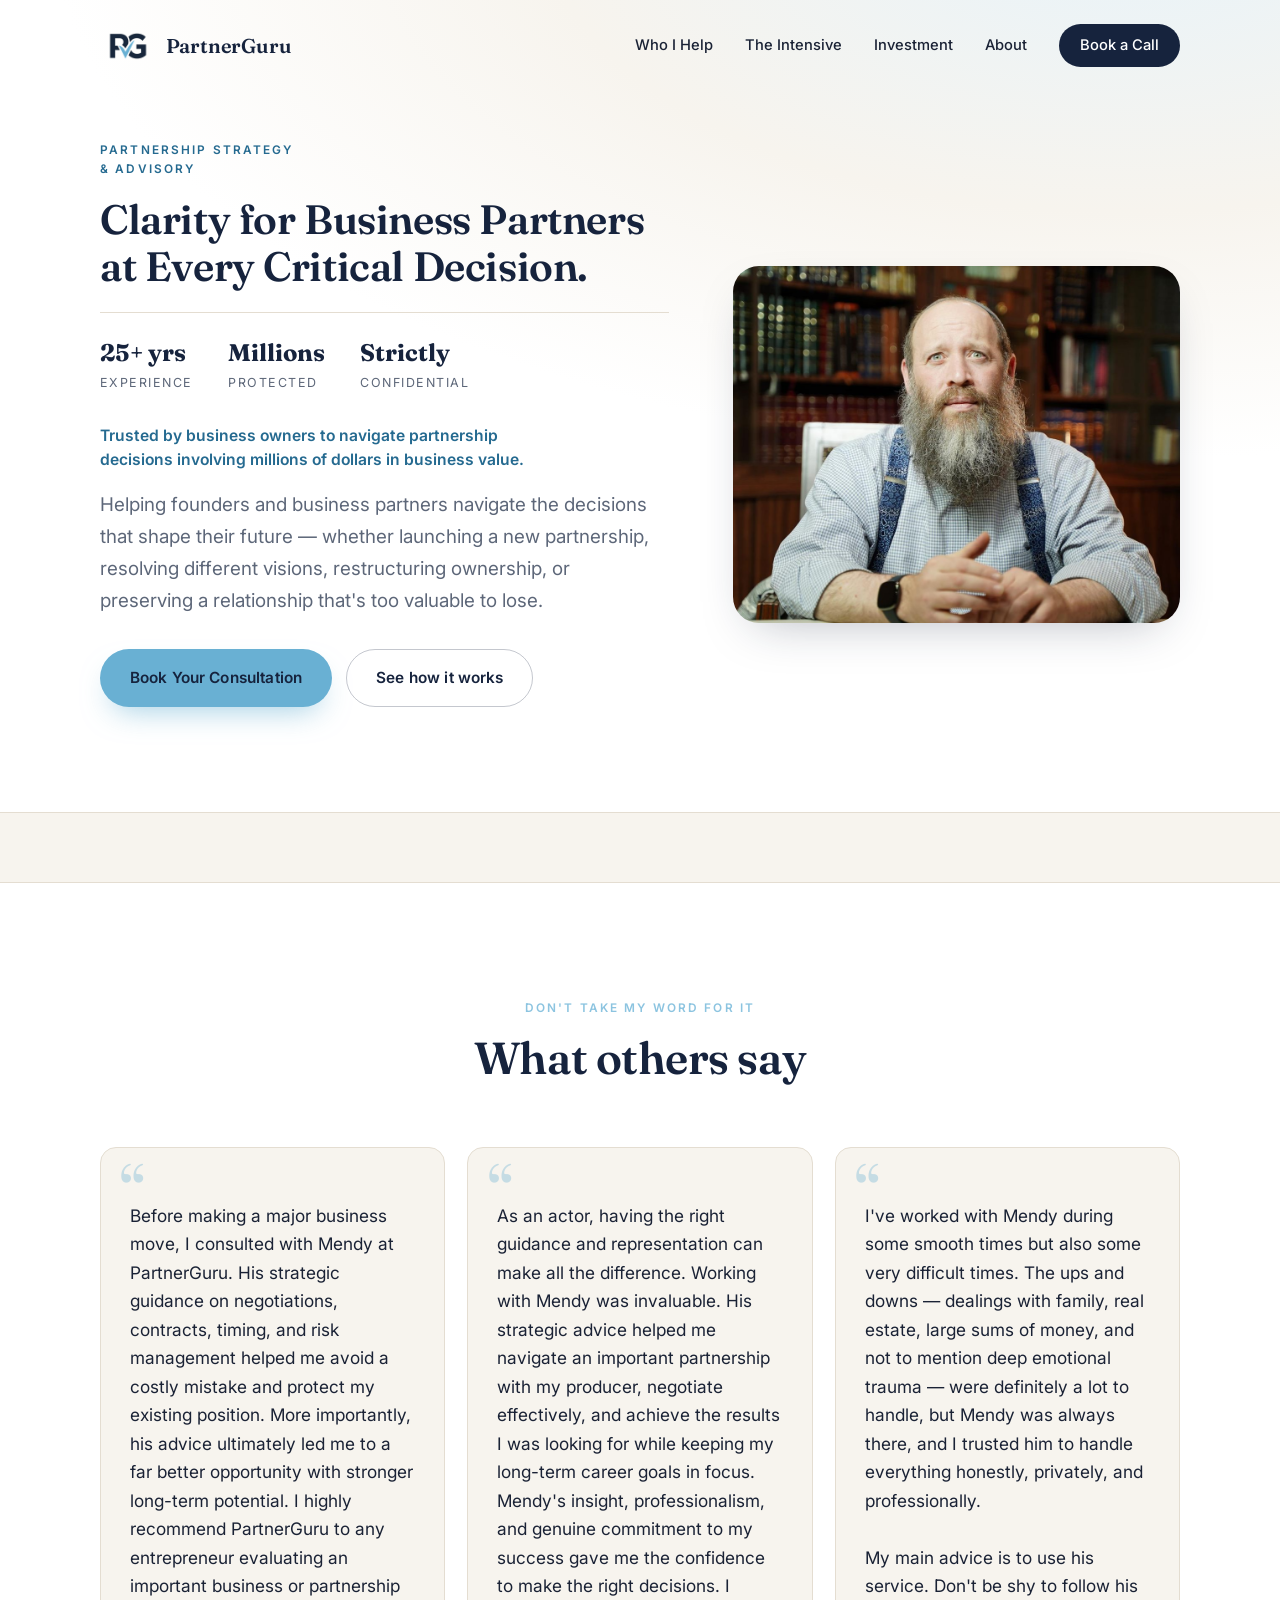
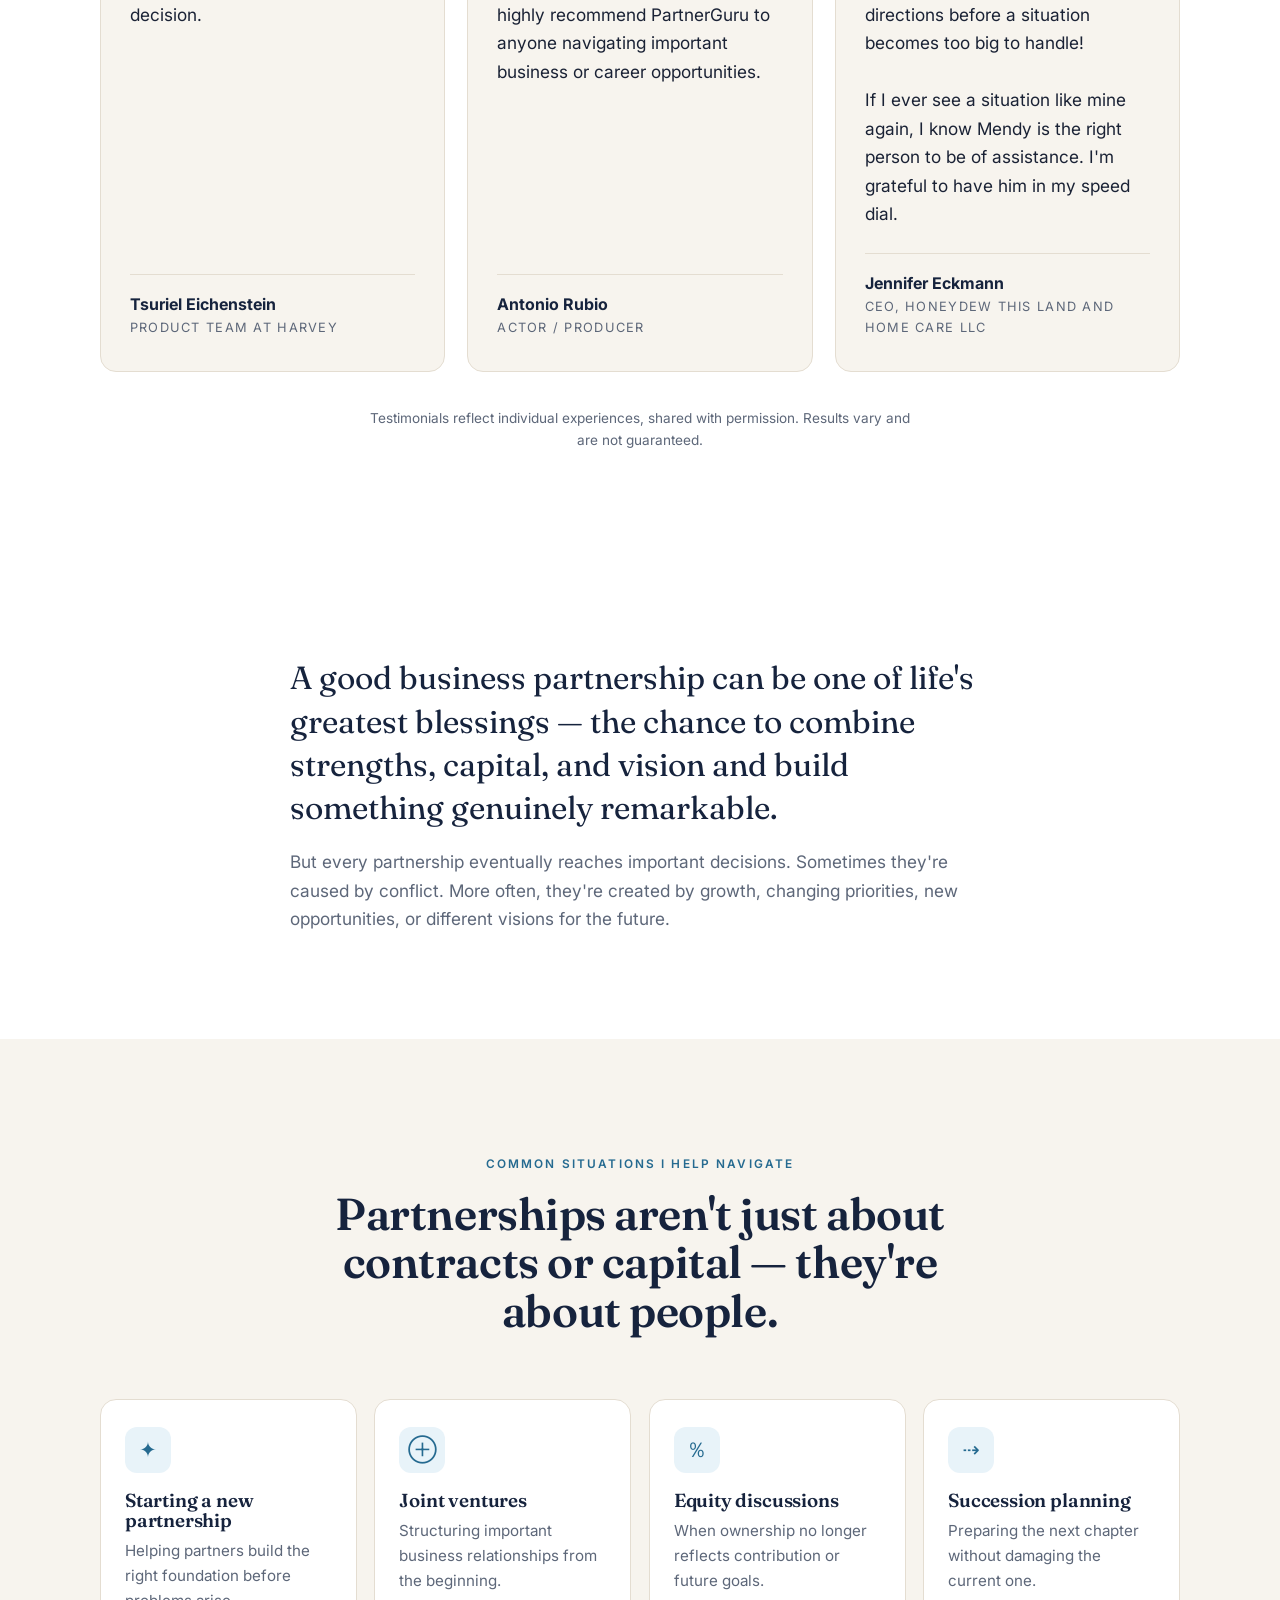
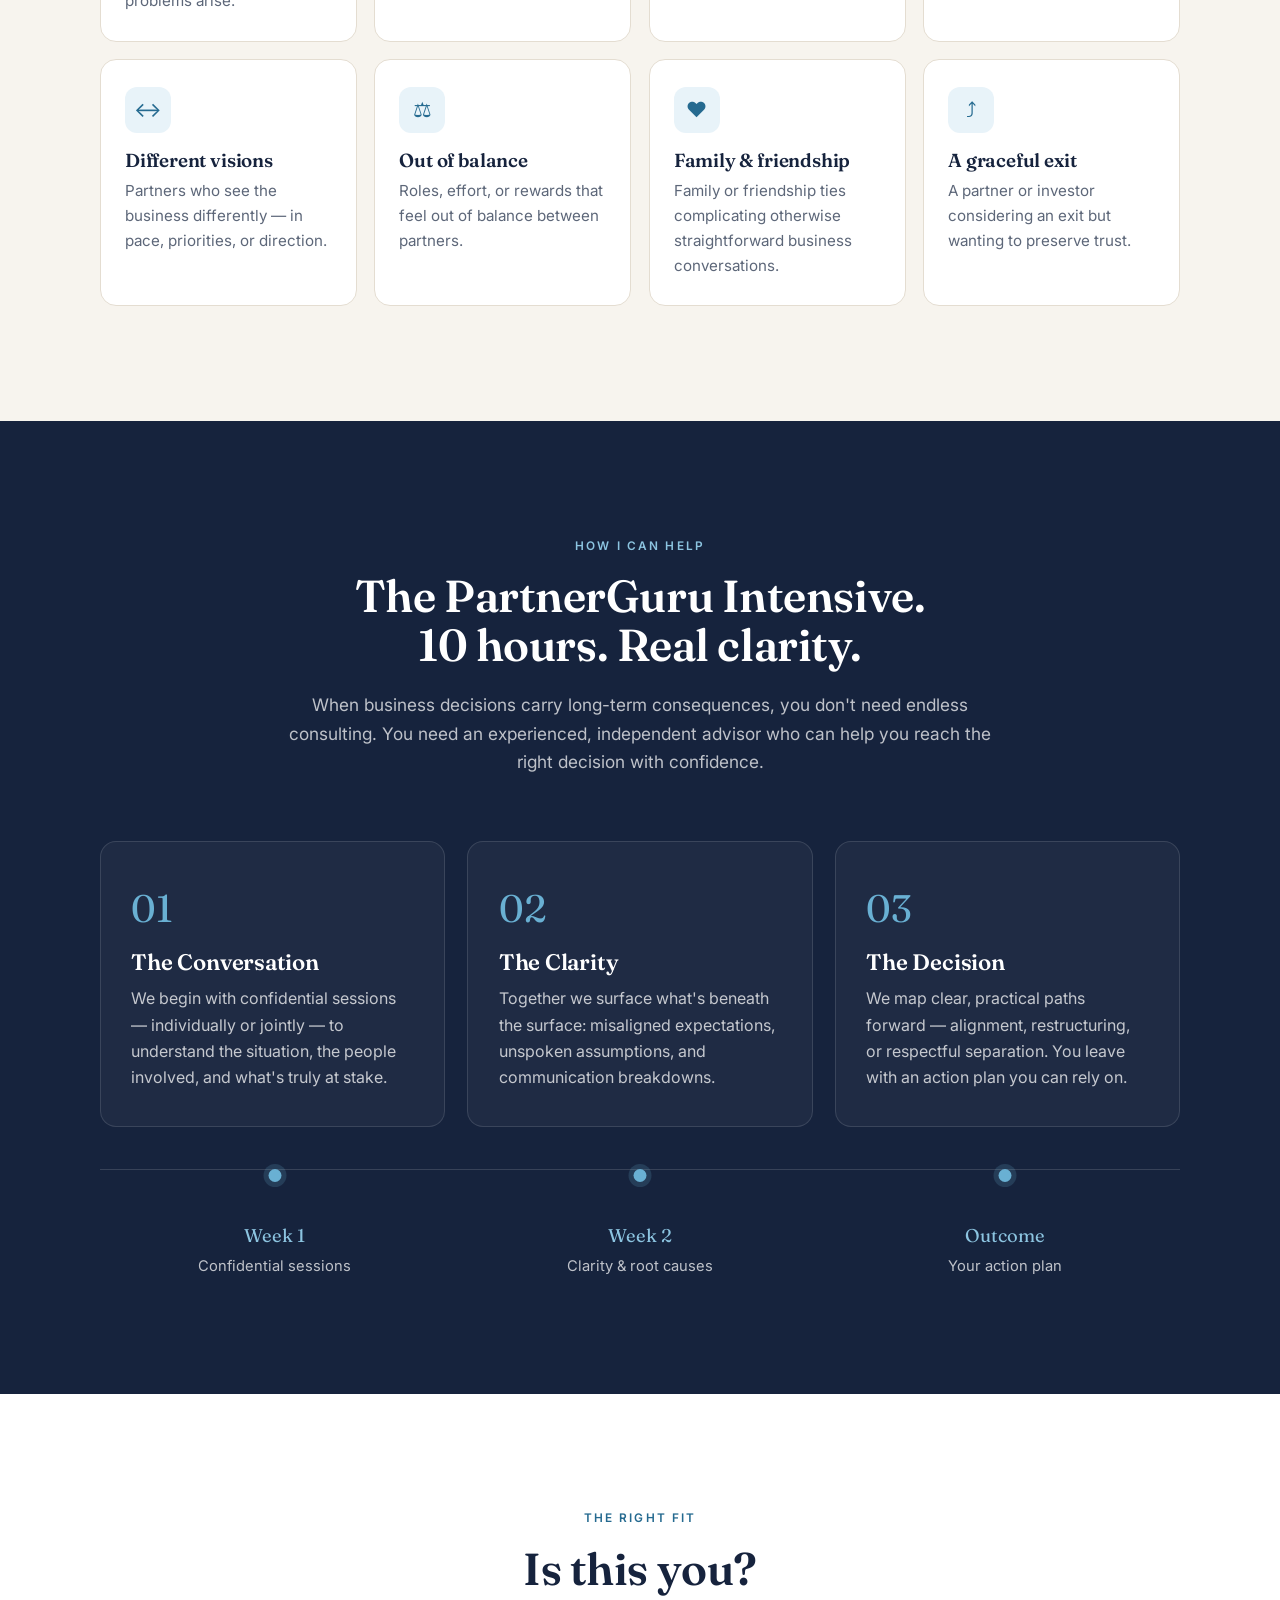
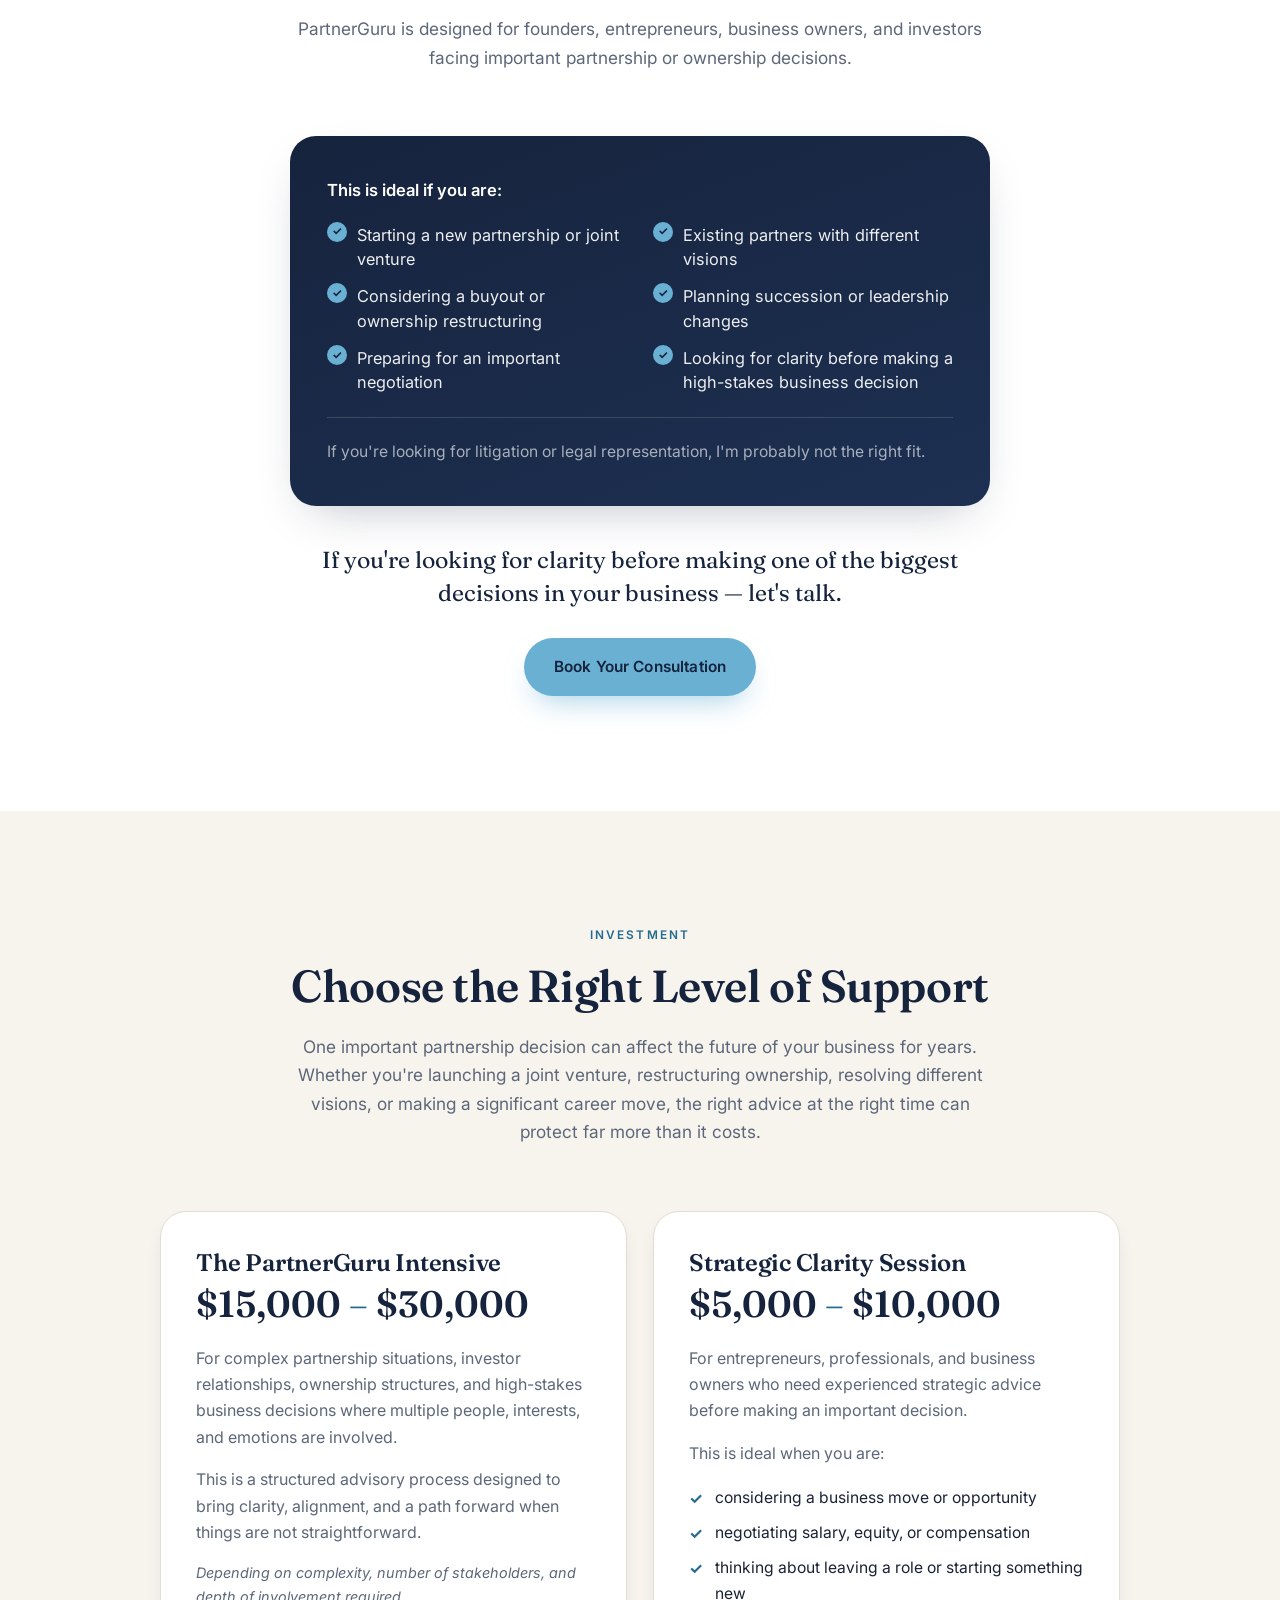
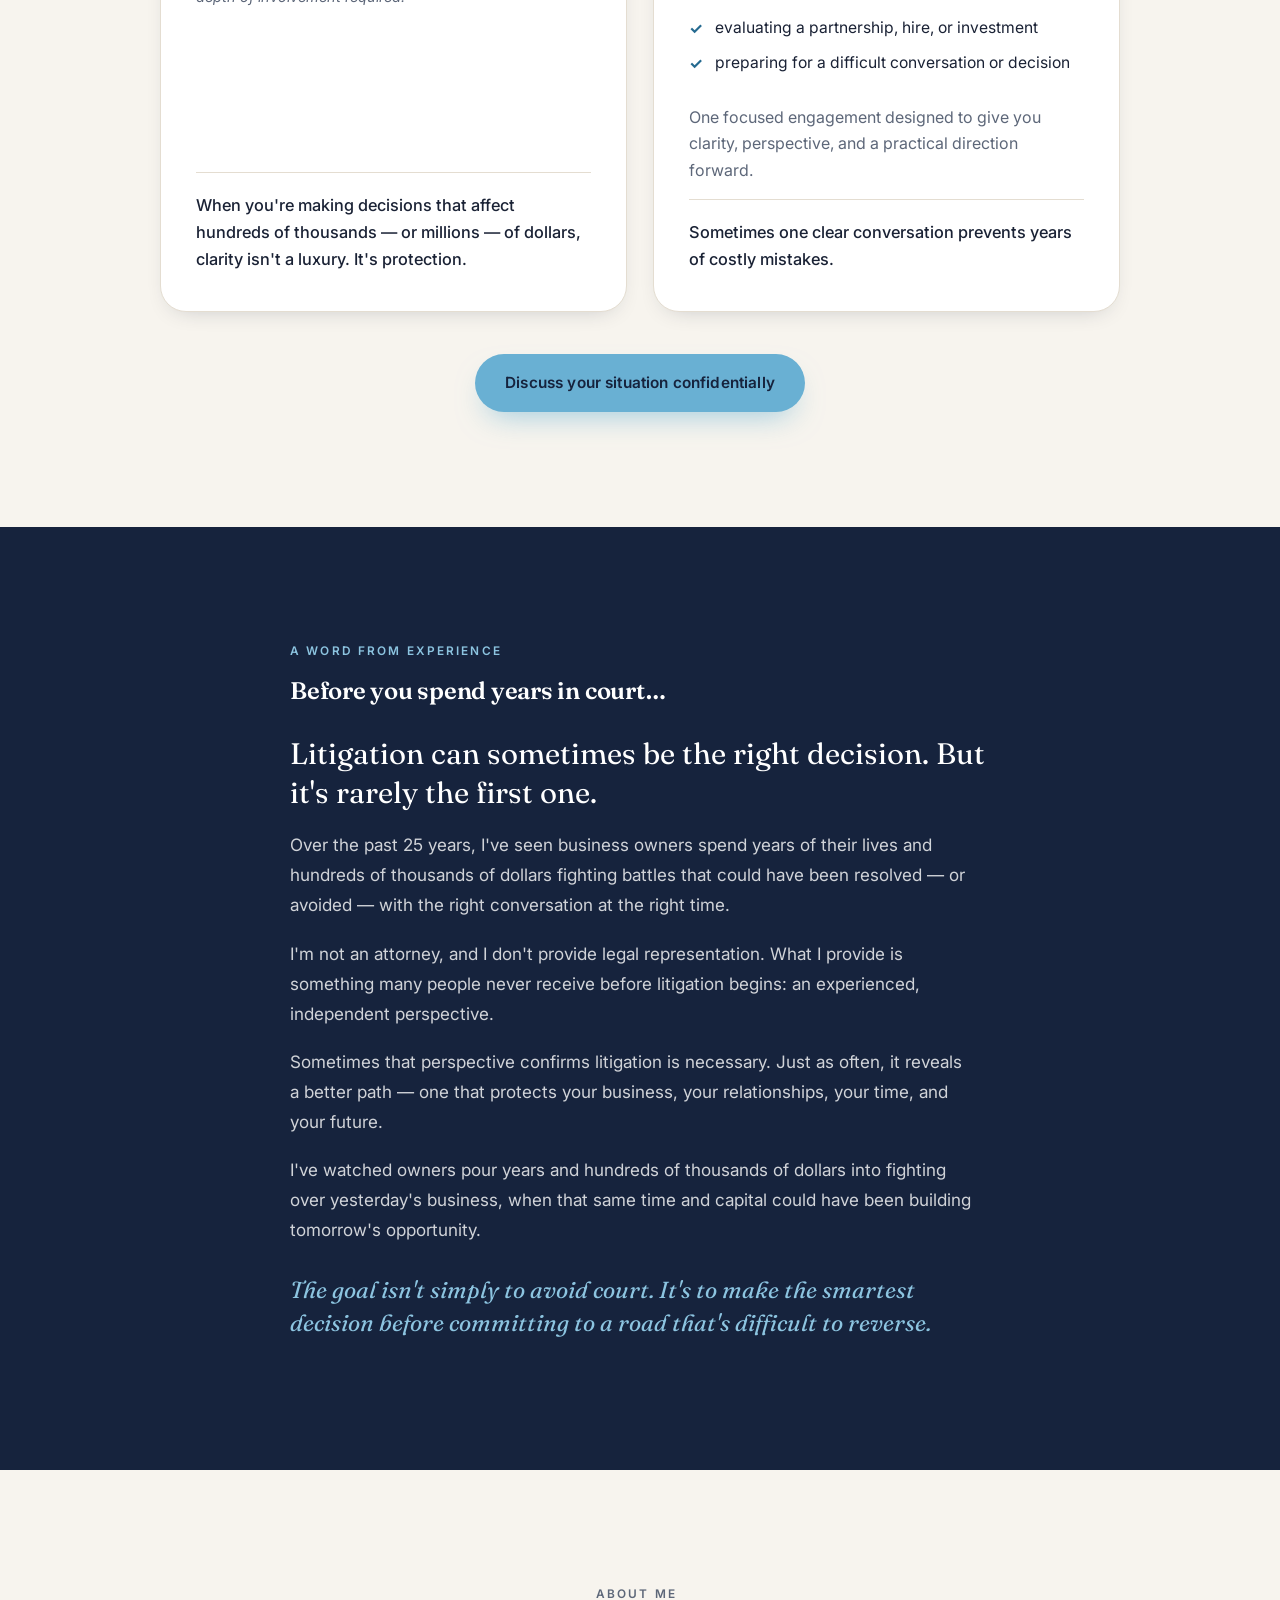
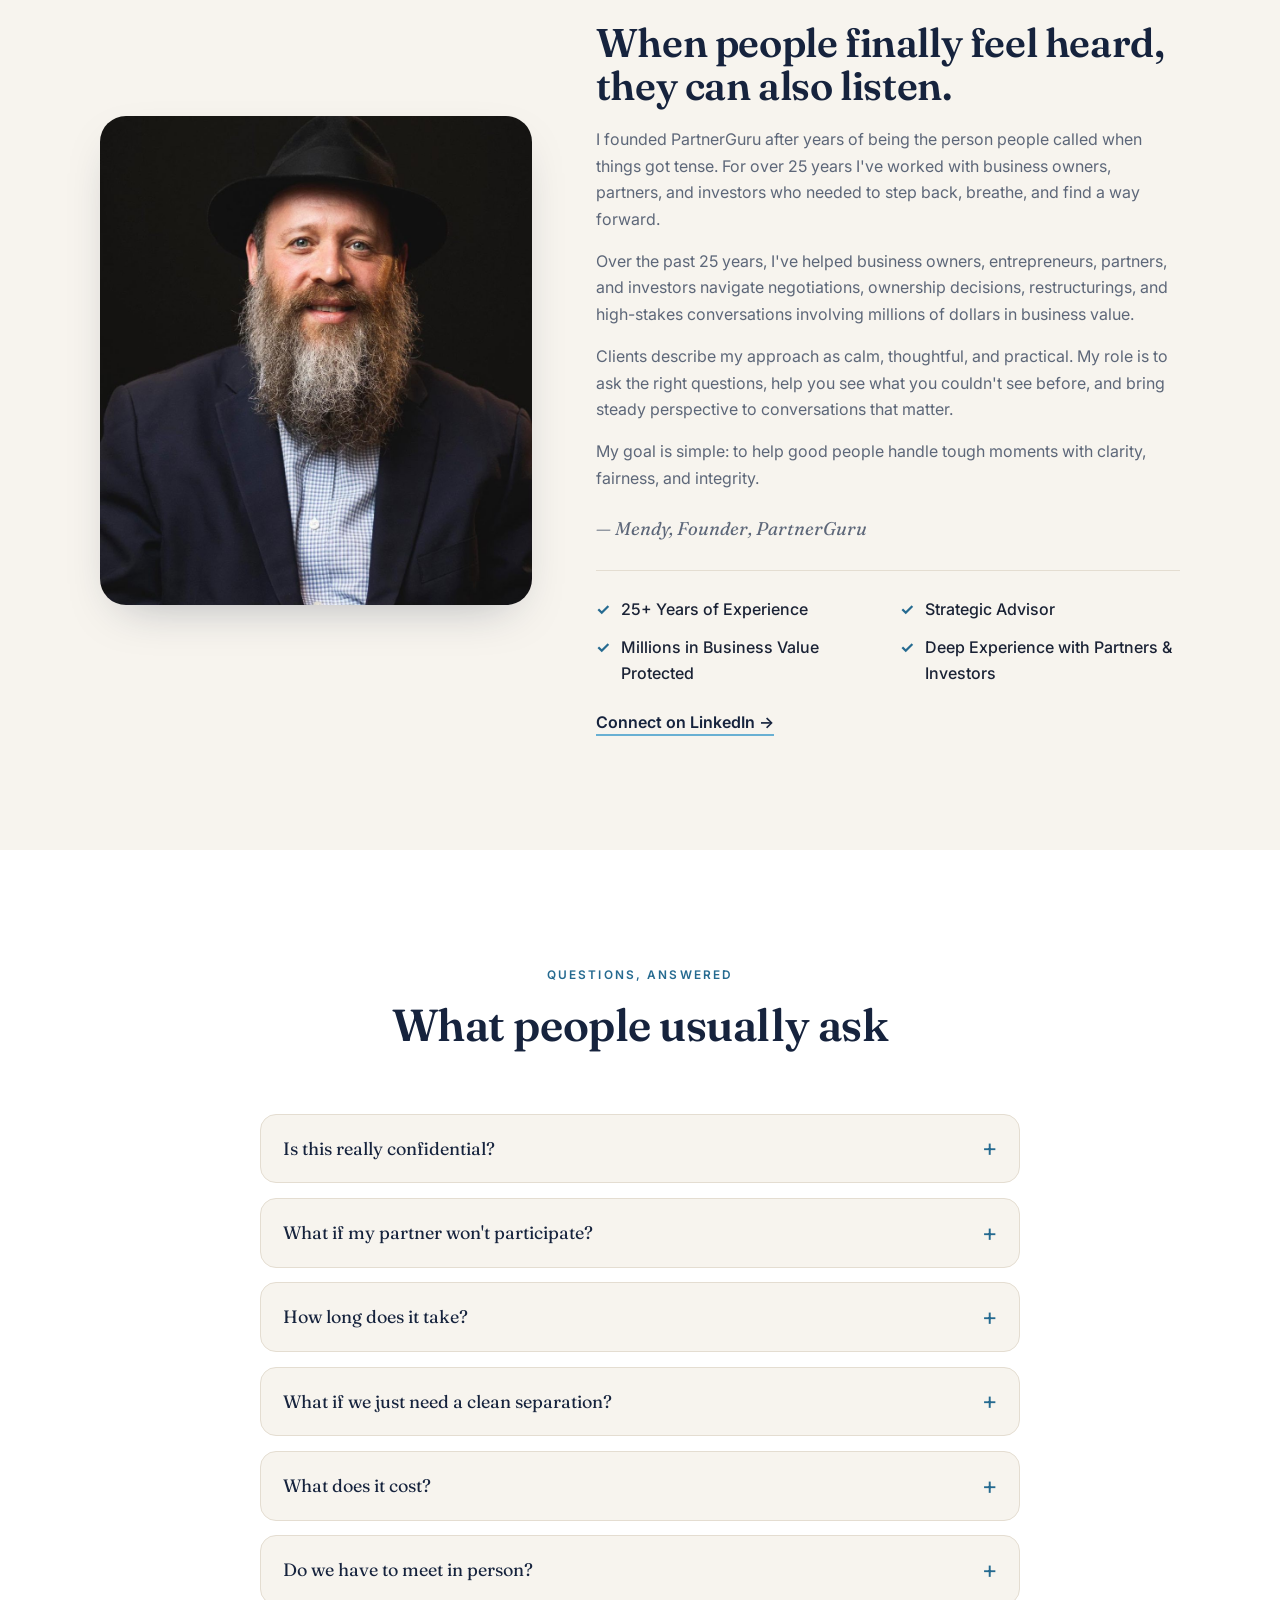
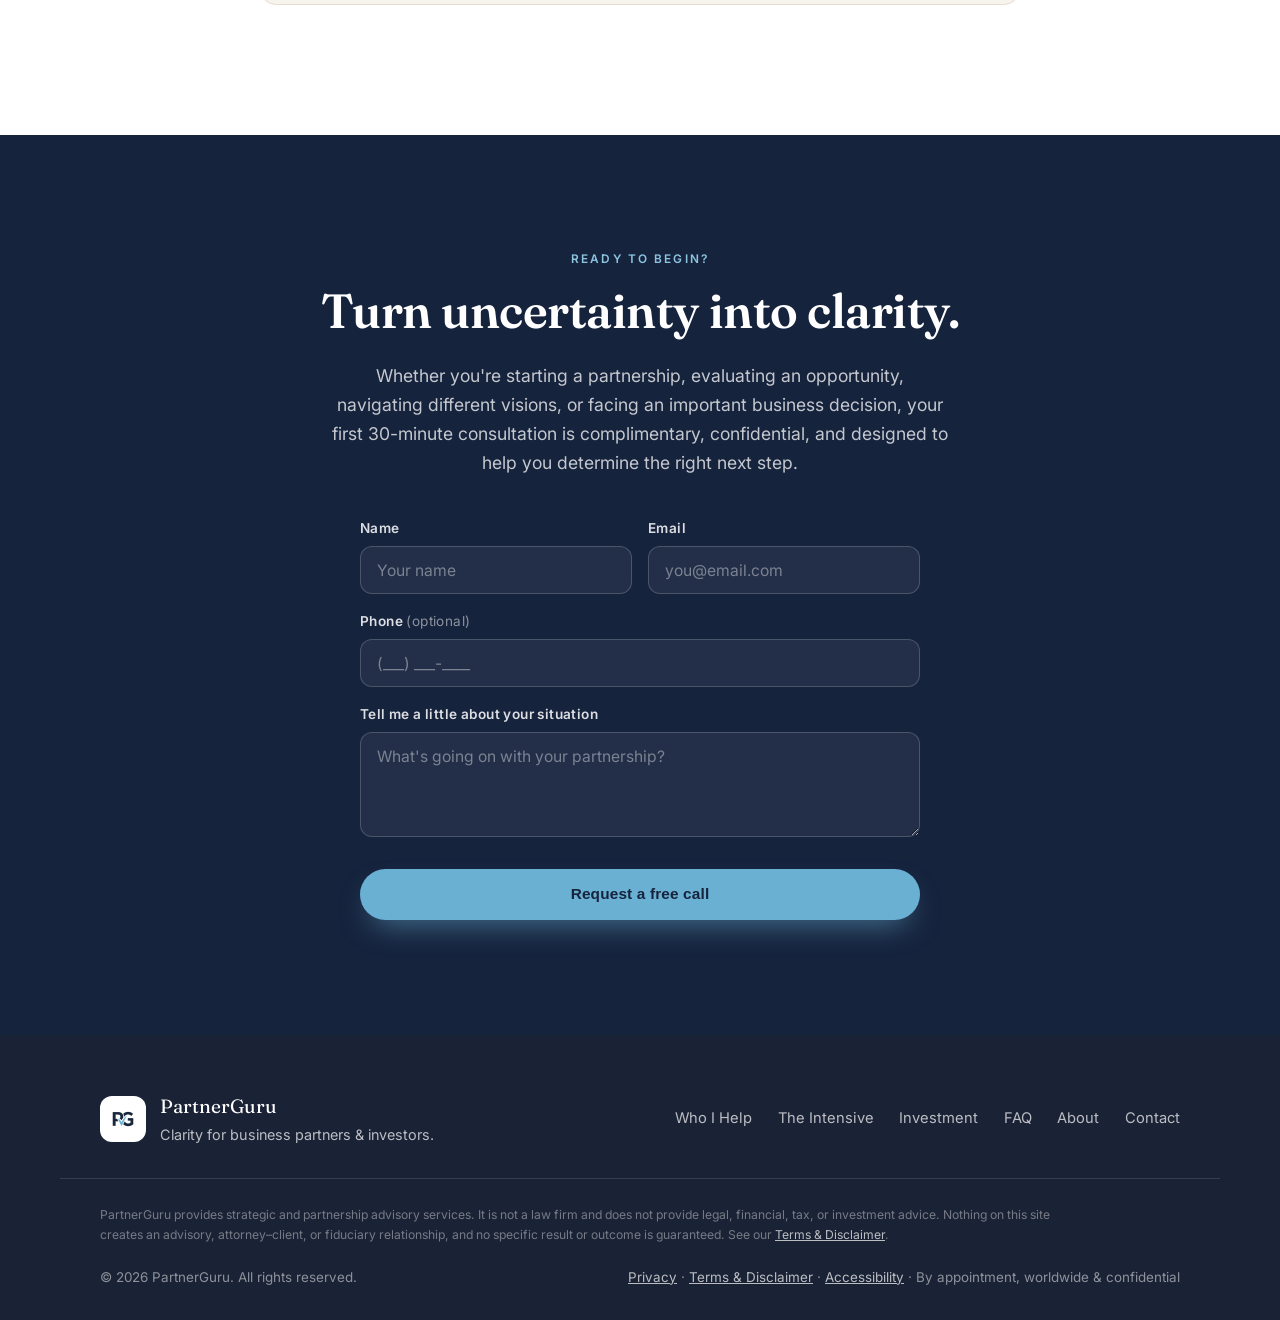
<file: index.html>
<!DOCTYPE html>
<html lang="en">
<head>
  <meta charset="UTF-8" />
  <meta name="viewport" content="width=device-width, initial-scale=1.0" />
  <title>PartnerGuru | Partnership Strategy &amp; Advisory</title>
  <meta name="description" content="PartnerGuru helps founders and business partners navigate high-stakes partnership, ownership, and investment decisions — with clarity, discretion, and steady perspective." />

  <meta name="theme-color" content="#16233d" />
  <meta name="author" content="Mendy Chanin" />

  <!-- Open Graph / social sharing -->
  <meta property="og:title" content="PartnerGuru | Partnership Strategy & Advisory" />
  <meta property="og:description" content="Helping founders and business partners navigate the decisions that shape their future." />
  <meta property="og:type" content="website" />
  <meta property="og:image" content="assets/photo.jpeg" />
  <meta name="twitter:card" content="summary_large_image" />
  <meta name="twitter:title" content="PartnerGuru | Partnership Strategy & Advisory" />
  <meta name="twitter:description" content="Helping founders and business partners navigate the decisions that shape their future." />
  <meta name="twitter:image" content="assets/photo.jpeg" />

  <!-- Favicons -->
  <link rel="icon" type="image/svg+xml" href="assets/favicon.svg" />
  <link rel="icon" type="image/png" sizes="32x32" href="assets/favicon-32.png" />
  <link rel="apple-touch-icon" href="assets/apple-touch-icon.png" />

  <!-- Structured data: helps Google understand the business -->
  <script type="application/ld+json">
  {
    "@context": "https://schema.org",
    "@type": "ProfessionalService",
    "name": "PartnerGuru",
    "description": "Confidential business-partnership clarity and strategic advisory consulting. A focused 10-hour intensive to realign, restructure, or separate with respect.",
    "founder": { "@type": "Person", "name": "Mendy Chanin", "jobTitle": "Founder & Strategic Advisor" },
    "areaServed": "Worldwide",
    "priceRange": "$15,000 - $30,000",
    "knowsAbout": ["Business partnership advisory", "Partnership strategy", "Co-founder disputes", "Partner buyouts", "Ownership restructuring", "Business strategy"],
    "sameAs": ["https://www.linkedin.com/in/mendy-chanin-96496431/"]
  }
  </script>

  <!-- Fonts -->
  <link rel="preconnect" href="https://fonts.googleapis.com" />
  <link rel="preconnect" href="https://fonts.gstatic.com" crossorigin />
  <link href="https://fonts.googleapis.com/css2?family=Fraunces:opsz,wght@9..144,400;9..144,500;9..144,600;9..144,700&family=Inter:wght@400;500;600;700&display=swap" rel="stylesheet" />

  <link rel="stylesheet" href="styles.css" />
</head>
<body>

  <a href="#top" class="skip-link">Skip to content</a>

  <!-- ===== Header ===== -->
  <header class="site-header" id="header">
    <div class="container header-inner">
      <a href="#top" class="brand" aria-label="PartnerGuru home">
        <img src="assets/logo.png" alt="PartnerGuru logo" class="brand-mark" />
        <span class="brand-name">PartnerGuru</span>
      </a>

      <nav class="nav" id="nav" aria-label="Primary">
        <a href="#situations">Who I Help</a>
        <a href="#process">The Intensive</a>
        <a href="#investment">Investment</a>
        <a href="#about">About</a>
        <a href="#contact" class="nav-cta">Book a Call</a>
      </nav>

      <button class="nav-toggle" id="navToggle" aria-label="Open menu" aria-expanded="false">
        <span></span><span></span><span></span>
      </button>
    </div>
  </header>

  <div class="nav-backdrop" id="navBackdrop" aria-hidden="true"></div>

  <main id="top" tabindex="-1">

    <!-- ===== Hero ===== -->
    <section class="hero">
      <div class="container hero-grid">
        <div class="hero-copy reveal">
          <p class="eyebrow">Partnership Strategy<br />&amp; Advisory</p>
          <h1>Clarity for Business Partners at Every Critical Decision.</h1>
          <ul class="hero-trust">
            <li><strong>25+ yrs</strong><span>Experience</span></li>
            <li><strong>Millions</strong><span>Protected</span></li>
            <li><strong>Strictly</strong><span>Confidential</span></li>
          </ul>
          <p class="hero-credibility">Trusted by business owners to navigate partnership decisions involving millions of dollars in business value.</p>
          <p class="lede">Helping founders and business partners navigate the decisions that shape their future — whether launching a new partnership, resolving different visions, restructuring ownership, or preserving a relationship that's too valuable to lose.</p>
          <div class="hero-actions">
            <a href="#contact" class="btn btn-primary">Book Your Consultation</a>
            <a href="#process" class="btn btn-ghost">See how it works</a>
          </div>
        </div>

        <div class="hero-media reveal">
          <div class="hero-photo">
            <img src="assets/photo.jpeg" alt="Mendy, founder of PartnerGuru" />
          </div>
        </div>
      </div>
    </section>

    <!-- ===== Trust strip ===== -->
    <section class="assurance">
      <div class="container assurance-inner reveal">
        <span class="assurance-item">
          <svg viewBox="0 0 24 24" fill="none" aria-hidden="true"><rect x="5" y="11" width="14" height="9" rx="2" stroke="currentColor" stroke-width="1.7"/><path d="M8 11V8a4 4 0 0 1 8 0v3" stroke="currentColor" stroke-width="1.7"/></svg>
          Strictly confidential
        </span>
        <span class="assurance-item">
          <svg viewBox="0 0 24 24" fill="none" aria-hidden="true"><path d="M7 3h7l4 4v14H7z" stroke="currentColor" stroke-width="1.7" stroke-linejoin="round"/><path d="M14 3v4h4M9.5 12.5h5M9.5 16h5" stroke="currentColor" stroke-width="1.7" stroke-linecap="round"/></svg>
          NDA available on request
        </span>
        <span class="assurance-item">
          <svg viewBox="0 0 24 24" fill="none" aria-hidden="true"><circle cx="12" cy="12" r="9" stroke="currentColor" stroke-width="1.7"/><path d="M3 12h18M12 3c2.6 2.7 2.6 15.3 0 18M12 3c-2.6 2.7-2.6 15.3 0 18" stroke="currentColor" stroke-width="1.7"/></svg>
          Discreet &amp; worldwide
        </span>
        <span class="assurance-item">
          <svg viewBox="0 0 24 24" fill="none" aria-hidden="true"><circle cx="12" cy="9" r="6" stroke="currentColor" stroke-width="1.7"/><path d="M9 14.2l-2 6.8 5-3 5 3-2-6.8" stroke="currentColor" stroke-width="1.7" stroke-linejoin="round"/></svg>
          25+ years of experience
        </span>
      </div>
    </section>

    <!-- ===== Testimonials ===== -->
    <section class="testimonials section">
      <div class="container">
        <div class="section-head reveal">
          <p class="eyebrow light">Don't take my word for it</p>
          <h2>What others say</h2>
        </div>
        <div class="quotes">
          <figure class="quote reveal">
            <blockquote>Before making a major business move, I consulted with Mendy at PartnerGuru. His strategic guidance on negotiations, contracts, timing, and risk management helped me avoid a costly mistake and protect my existing position. More importantly, his advice ultimately led me to a far better opportunity with stronger long-term potential. I highly recommend PartnerGuru to any entrepreneur evaluating an important business or partnership decision.</blockquote>
            <figcaption><strong>Tsuriel Eichenstein</strong><span>Product Team at Harvey</span></figcaption>
          </figure>
          <figure class="quote reveal">
            <blockquote>As an actor, having the right guidance and representation can make all the difference. Working with Mendy was invaluable. His strategic advice helped me navigate an important partnership with my producer, negotiate effectively, and achieve the results I was looking for while keeping my long-term career goals in focus. Mendy's insight, professionalism, and genuine commitment to my success gave me the confidence to make the right decisions. I highly recommend PartnerGuru to anyone navigating important business or career opportunities.</blockquote>
            <figcaption><strong>Antonio Rubio</strong><span>Actor / Producer</span></figcaption>
          </figure>
          <figure class="quote reveal">
            <blockquote>I've worked with Mendy during some smooth times but also some very difficult times. The ups and downs — dealings with family, real estate, large sums of money, and not to mention deep emotional trauma — were definitely a lot to handle, but Mendy was always there, and I trusted him to handle everything honestly, privately, and professionally.<br /><br />My main advice is to use his service. Don't be shy to follow his directions before a situation becomes too big to handle!<br /><br />If I ever see a situation like mine again, I know Mendy is the right person to be of assistance. I'm grateful to have him in my speed dial.</blockquote>
            <figcaption><strong>Jennifer Eckmann</strong><span>CEO, Honeydew This Land and Home Care LLC</span></figcaption>
          </figure>
        </div>
        <p class="quotes-note">Testimonials reflect individual experiences, shared with permission. Results vary and are not guaranteed.</p>
      </div>
    </section>

    <!-- ===== Intro ===== -->
    <section class="intro">
      <div class="container narrow reveal">
        <p class="intro-lead">A good business partnership can be one of life's greatest blessings — the chance to combine strengths, capital, and vision and build something genuinely remarkable.</p>
        <p>But every partnership eventually reaches important decisions. Sometimes they're caused by conflict. More often, they're created by growth, changing priorities, new opportunities, or different visions for the future.</p>
      </div>
    </section>

    <!-- ===== Situations ===== -->
    <section class="situations section" id="situations">
      <div class="container">
        <div class="section-head reveal">
          <p class="eyebrow">Common situations I help navigate</p>
          <h2>Partnerships aren't just about contracts or capital — they're about people.</h2>
        </div>

        <div class="cards">
          <article class="card reveal">
            <div class="card-icon">✦</div>
            <h3>Starting a new partnership</h3>
            <p>Helping partners build the right foundation before problems arise.</p>
          </article>
          <article class="card reveal">
            <div class="card-icon">⊕</div>
            <h3>Joint ventures</h3>
            <p>Structuring important business relationships from the beginning.</p>
          </article>
          <article class="card reveal">
            <div class="card-icon">％</div>
            <h3>Equity discussions</h3>
            <p>When ownership no longer reflects contribution or future goals.</p>
          </article>
          <article class="card reveal">
            <div class="card-icon">⇢</div>
            <h3>Succession planning</h3>
            <p>Preparing the next chapter without damaging the current one.</p>
          </article>
          <article class="card reveal">
            <div class="card-icon">↔</div>
            <h3>Different visions</h3>
            <p>Partners who see the business differently — in pace, priorities, or direction.</p>
          </article>
          <article class="card reveal">
            <div class="card-icon">⚖</div>
            <h3>Out of balance</h3>
            <p>Roles, effort, or rewards that feel out of balance between partners.</p>
          </article>
          <article class="card reveal">
            <div class="card-icon">♥</div>
            <h3>Family &amp; friendship</h3>
            <p>Family or friendship ties complicating otherwise straightforward business conversations.</p>
          </article>
          <article class="card reveal">
            <div class="card-icon">⤴</div>
            <h3>A graceful exit</h3>
            <p>A partner or investor considering an exit but wanting to preserve trust.</p>
          </article>
        </div>
      </div>
    </section>

    <!-- ===== Process / Intensive ===== -->
    <section class="process section" id="process">
      <div class="container">
        <div class="section-head reveal">
          <p class="eyebrow light">How I can help</p>
          <h2>The PartnerGuru Intensive.<br />10 hours. Real clarity.</h2>
          <p class="section-sub">When business decisions carry long-term consequences, you don't need endless consulting. You need an experienced, independent advisor who can help you reach the right decision with confidence.</p>
        </div>

        <div class="steps">
          <article class="step reveal">
            <span class="step-num">01</span>
            <h3>The Conversation</h3>
            <p>We begin with confidential sessions — individually or jointly — to understand the situation, the people involved, and what's truly at stake.</p>
          </article>
          <article class="step reveal">
            <span class="step-num">02</span>
            <h3>The Clarity</h3>
            <p>Together we surface what's beneath the surface: misaligned expectations, unspoken assumptions, and communication breakdowns.</p>
          </article>
          <article class="step reveal">
            <span class="step-num">03</span>
            <h3>The Decision</h3>
            <p>We map clear, practical paths forward — alignment, restructuring, or respectful separation. You leave with an action plan you can rely on.</p>
          </article>
        </div>

        <ol class="timeline reveal" aria-label="What to expect">
          <li><span class="timeline-when">Week 1</span><span class="timeline-what">Confidential sessions</span></li>
          <li><span class="timeline-when">Week 2</span><span class="timeline-what">Clarity &amp; root causes</span></li>
          <li><span class="timeline-when">Outcome</span><span class="timeline-what">Your action plan</span></li>
        </ol>
      </div>
    </section>

    <!-- ===== Is PartnerGuru right for you ===== -->
    <section class="fit section" id="fit">
      <div class="container narrow">
        <div class="section-head reveal">
          <p class="eyebrow">The right fit</p>
          <h2>Is this you?</h2>
          <p class="section-sub">PartnerGuru is designed for founders, entrepreneurs, business owners, and investors facing important partnership or ownership decisions.</p>
        </div>
        <div class="fit-callout reveal">
          <p class="fit-intro">This is ideal if you are:</p>
          <ul class="fit-list">
            <li>Starting a new partnership or joint venture</li>
            <li>Existing partners with different visions</li>
            <li>Considering a buyout or ownership restructuring</li>
            <li>Planning succession or leadership changes</li>
            <li>Preparing for an important negotiation</li>
            <li>Looking for clarity before making a high-stakes business decision</li>
          </ul>
          <p class="fit-not">If you're looking for litigation or legal representation, I'm probably not the right fit.</p>
        </div>
        <p class="fit-close reveal">If you're looking for clarity before making one of the biggest decisions in your business — let's talk.</p>
        <div class="fit-cta reveal"><a href="#contact" class="btn btn-primary">Book Your Consultation</a></div>
      </div>
    </section>

    <!-- ===== Investment / Choose the Right Level of Support ===== -->
    <section class="investment section" id="investment">
      <div class="container">
        <div class="section-head reveal">
          <p class="eyebrow">Investment</p>
          <h2>Choose the Right Level of Support</h2>
          <p class="section-sub">One important partnership decision can affect the future of your business for years. Whether you're launching a joint venture, restructuring ownership, resolving different visions, or making a significant career move, the right advice at the right time can protect far more than it costs.</p>
        </div>
        <div class="tiers">
          <article class="tier reveal">
            <h3>The PartnerGuru Intensive</h3>
            <div class="tier-price">$15,000 <span>–</span> $30,000</div>
            <p>For complex partnership situations, investor relationships, ownership structures, and high-stakes business decisions where multiple people, interests, and emotions are involved.</p>
            <p>This is a structured advisory process designed to bring clarity, alignment, and a path forward when things are not straightforward.</p>
            <p class="tier-note">Depending on complexity, number of stakeholders, and depth of involvement required.</p>
            <p class="tier-line">When you're making decisions that affect hundreds of thousands — or millions — of dollars, clarity isn't a luxury. It's protection.</p>
          </article>
          <article class="tier reveal">
            <h3>Strategic Clarity Session</h3>
            <div class="tier-price">$5,000 <span>–</span> $10,000</div>
            <p>For entrepreneurs, professionals, and business owners who need experienced strategic advice before making an important decision.</p>
            <p>This is ideal when you are:</p>
            <ul class="tier-list">
              <li>considering a business move or opportunity</li>
              <li>negotiating salary, equity, or compensation</li>
              <li>thinking about leaving a role or starting something new</li>
              <li>evaluating a partnership, hire, or investment</li>
              <li>preparing for a difficult conversation or decision</li>
            </ul>
            <p>One focused engagement designed to give you clarity, perspective, and a practical direction forward.</p>
            <p class="tier-line">Sometimes one clear conversation prevents years of costly mistakes.</p>
          </article>
        </div>
        <div class="tiers-cta reveal">
          <a href="#contact" class="btn btn-primary">Discuss your situation confidentially</a>
        </div>
      </div>
    </section>

    <!-- ===== Before You Spend Years in Court ===== -->
    <section class="litigation section" id="litigation">
      <div class="container narrow reveal">
        <p class="eyebrow light">A word from experience</p>
        <h2>Before you spend years in court…</h2>
        <div class="lit-body">
          <p class="lit-lead">Litigation can sometimes be the right decision. But it's rarely the first one.</p>
          <p>Over the past 25 years, I've seen business owners spend years of their lives and hundreds of thousands of dollars fighting battles that could have been resolved — or avoided — with the right conversation at the right time.</p>
          <p>I'm not an attorney, and I don't provide legal representation. What I provide is something many people never receive before litigation begins: an experienced, independent perspective.</p>
          <p>Sometimes that perspective confirms litigation is necessary. Just as often, it reveals a better path — one that protects your business, your relationships, your time, and your future.</p>
          <p>I've watched owners pour years and hundreds of thousands of dollars into fighting over yesterday's business, when that same time and capital could have been building tomorrow's opportunity.</p>
          <p class="lit-close">The goal isn't simply to avoid court. It's to make the smartest decision before committing to a road that's difficult to reverse.</p>
        </div>
      </div>
    </section>

    <!-- ===== About ===== -->
    <section class="about section" id="about">
      <div class="container about-grid">
        <div class="about-photo reveal">
          <img src="assets/photo-two.jpeg" alt="Mendy Chanin, founder of PartnerGuru" />
        </div>
        <div class="about-copy reveal">
          <p class="eyebrow">About me</p>
          <h2>When people finally feel heard, they can also listen.</h2>
          <p>I founded PartnerGuru after years of being the person people called when things got tense. For over 25 years I've worked with business owners, partners, and investors who needed to step back, breathe, and find a way forward.</p>
          <p>Over the past 25 years, I've helped business owners, entrepreneurs, partners, and investors navigate negotiations, ownership decisions, restructurings, and high-stakes conversations involving millions of dollars in business value.</p>
          <p>Clients describe my approach as calm, thoughtful, and practical. My role is to ask the right questions, help you see what you couldn't see before, and bring steady perspective to conversations that matter.</p>
          <p>My goal is simple: to help good people handle tough moments with clarity, fairness, and integrity.</p>
          <p class="signature">— Mendy, Founder, PartnerGuru</p>

          <ul class="credentials">
            <li>25+ Years of Experience</li>
            <li>Strategic Advisor</li>
            <li>Millions in Business Value Protected</li>
            <li>Deep Experience with Partners &amp; Investors</li>
          </ul>
          <a href="https://www.linkedin.com/in/mendy-chanin-96496431/" class="linkedin-link" target="_blank" rel="noopener">Connect on LinkedIn →</a>
        </div>
      </div>
    </section>

    <!-- ===== FAQ ===== -->
    <section class="faq section" id="faq">
      <div class="container">
        <div class="section-head reveal">
          <p class="eyebrow">Questions, answered</p>
          <h2>What people usually ask</h2>
        </div>
        <div class="faq-list reveal">
          <details class="faq-item">
            <summary>Is this really confidential?</summary>
            <p>Completely. Every conversation, document, and detail stays private. Discretion is the foundation of this work, and I'm glad to sign an NDA before we begin.</p>
          </details>
          <details class="faq-item">
            <summary>What if my partner won't participate?</summary>
            <p>That's common, and it's okay. We can begin with just you to get clarity on your position and options. Often, once one person engages thoughtfully, the other becomes willing to as well.</p>
          </details>
          <details class="faq-item">
            <summary>How long does it take?</summary>
            <p>The Intensive is a focused 10 hours, typically spread over about two weeks — confidential sessions first, then clarity, then a clear action plan. No drawn-out, open-ended consulting.</p>
          </details>
          <details class="faq-item">
            <summary>What if we just need a clean separation?</summary>
            <p>A respectful exit is one of the most valuable outcomes I help with — separating with clarity, fairness, and the relationship and reputation intact, rather than through a costly fight.</p>
          </details>
          <details class="faq-item">
            <summary>What does it cost?</summary>
            <p>The Intensive ranges from $15,000 to $30,000 depending on complexity and the number of people involved. When decisions affect hundreds of thousands — or millions — clarity is protection, not an expense.</p>
          </details>
          <details class="faq-item">
            <summary>Do we have to meet in person?</summary>
            <p>No. The work is done wherever it's most comfortable and discreet for you — in person or fully remote. Clients work with me worldwide.</p>
          </details>
        </div>
      </div>
    </section>

    <!-- ===== Contact / CTA ===== -->
    <section class="contact section" id="contact">
      <div class="container narrow reveal">
        <p class="eyebrow light">Ready to begin?</p>
        <h2>Turn uncertainty into clarity.</h2>
        <p class="contact-sub">Whether you're starting a partnership, evaluating an opportunity, navigating different visions, or facing an important business decision, your first 30-minute consultation is complimentary, confidential, and designed to help you determine the right next step.</p>

        <form class="contact-form" id="contactForm" method="POST">
          <input type="hidden" name="access_key" value="3106eacb-1922-40fb-bf58-6ef650ca9e7f" />
          <input type="hidden" name="subject" value="New PartnerGuru inquiry" />
          <input type="hidden" name="from_name" value="PartnerGuru website" />
          <p class="hp-field" aria-hidden="true"><label>Leave this field empty if you're human:<input type="checkbox" name="botcheck" tabindex="-1" autocomplete="off" /></label></p>
          <div class="field-row">
            <label>Name
              <input type="text" name="name" required placeholder="Your name" />
            </label>
            <label>Email
              <input type="email" name="email" required placeholder="you@email.com" />
            </label>
          </div>
          <label>Phone <span class="opt">(optional)</span>
            <input type="tel" name="phone" placeholder="(___) ___-____" />
          </label>
          <label>Tell me a little about your situation
            <textarea name="message" rows="4" placeholder="What's going on with your partnership?"></textarea>
          </label>
          <button type="submit" class="btn btn-primary btn-block">Request a free call</button>
        </form>
      </div>
    </section>
  </main>

  <!-- ===== Sticky mobile call-to-action ===== -->
  <a href="#contact" class="mobile-cta" id="mobileCta">Book your free call →</a>

  <!-- ===== Footer ===== -->
  <footer class="site-footer">
    <div class="container footer-inner">
      <div class="footer-brand">
        <img src="assets/logo.png" alt="PartnerGuru" class="footer-mark" />
        <div>
          <p class="footer-name">PartnerGuru</p>
          <p class="footer-tag">Clarity for business partners &amp; investors.</p>
        </div>
      </div>
      <nav class="footer-nav" aria-label="Footer">
        <a href="#situations">Who I Help</a>
        <a href="#process">The Intensive</a>
        <a href="#investment">Investment</a>
        <a href="#faq">FAQ</a>
        <a href="#about">About</a>
        <a href="#contact">Contact</a>
      </nav>
    </div>
    <div class="container footer-bottom">
      <p class="footer-disclaimer">PartnerGuru provides strategic and partnership advisory services. It is not a law firm and does not provide legal, financial, tax, or investment advice. Nothing on this site creates an advisory, attorney–client, or fiduciary relationship, and no specific result or outcome is guaranteed. See our <a href="terms.html">Terms &amp; Disclaimer</a>.</p>
      <div class="footer-legal">
        <p>&copy; <span id="year"></span> PartnerGuru. All rights reserved.</p>
        <p><a href="privacy.html">Privacy</a> · <a href="terms.html">Terms &amp; Disclaimer</a> · <a href="accessibility.html">Accessibility</a> · By appointment, worldwide &amp; confidential</p>
      </div>
    </div>
  </footer>

  <script src="script.js"></script>
</body>
</html>
</file>
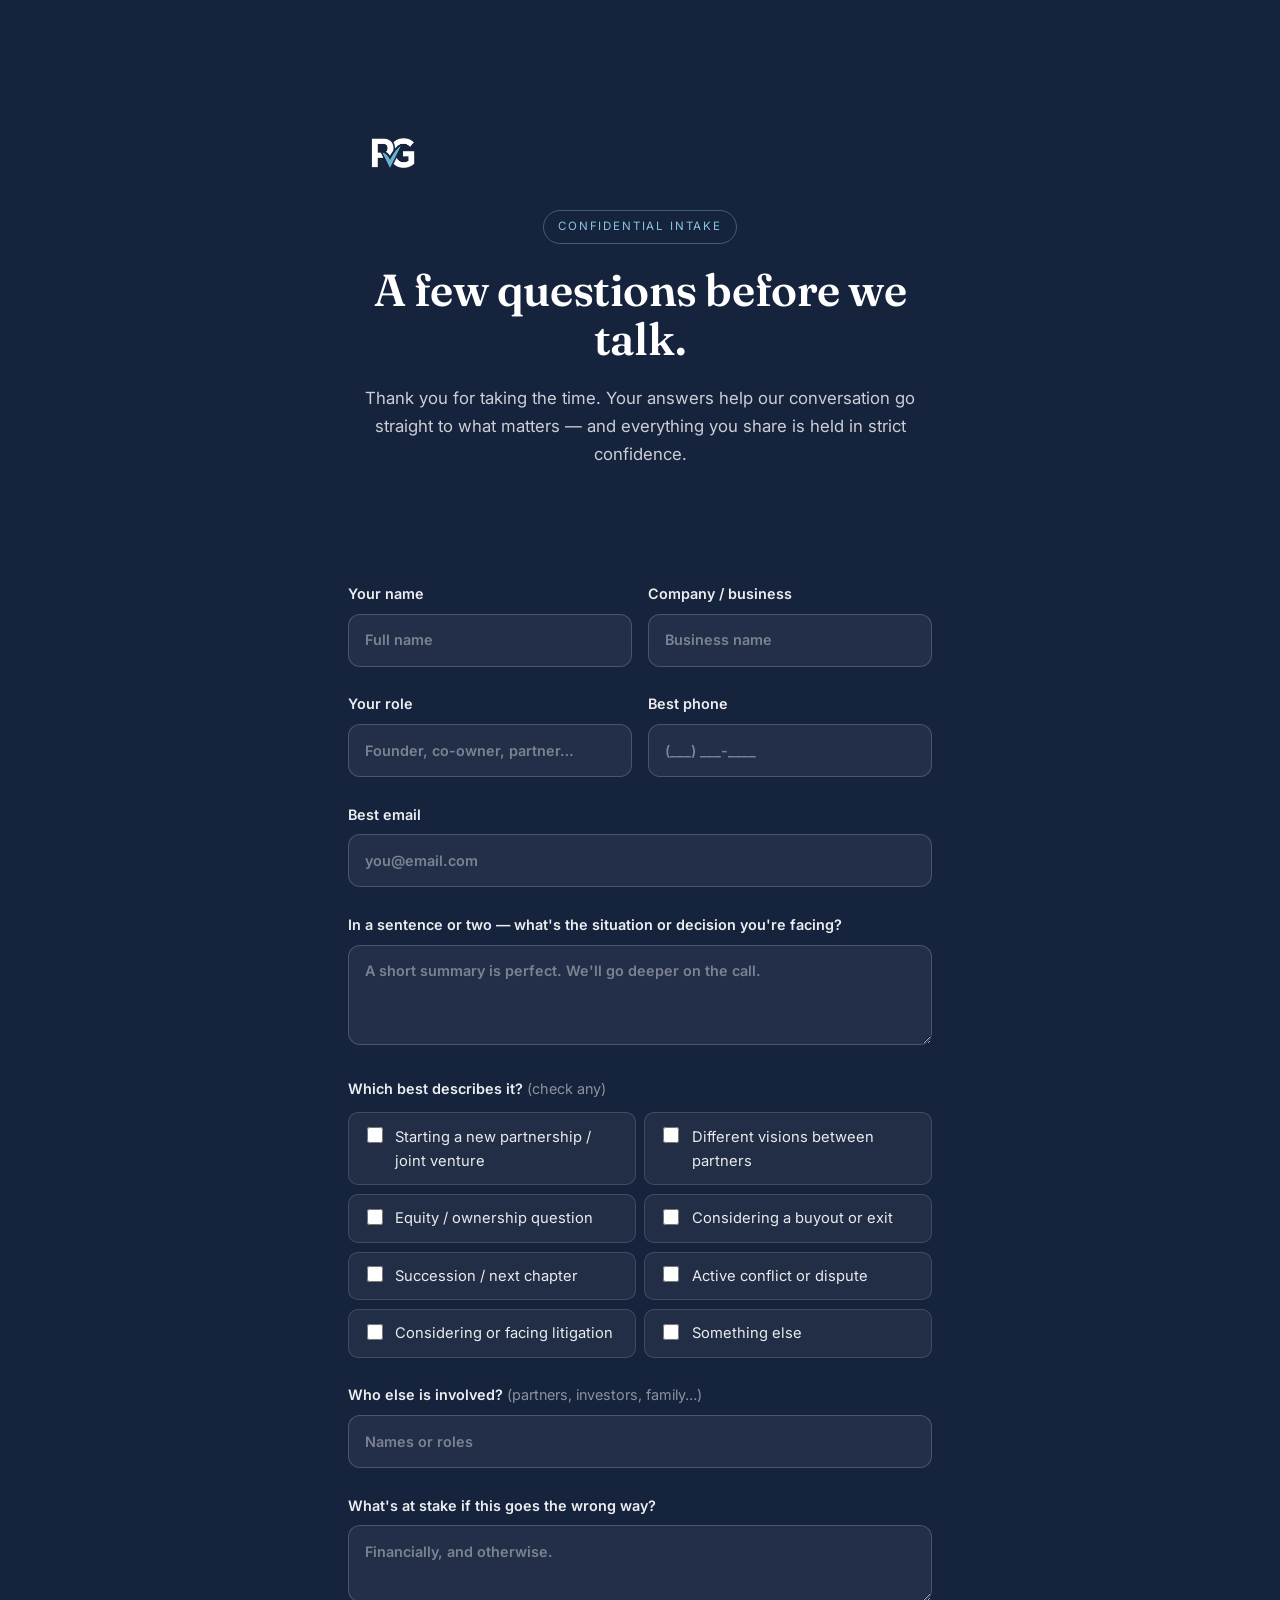
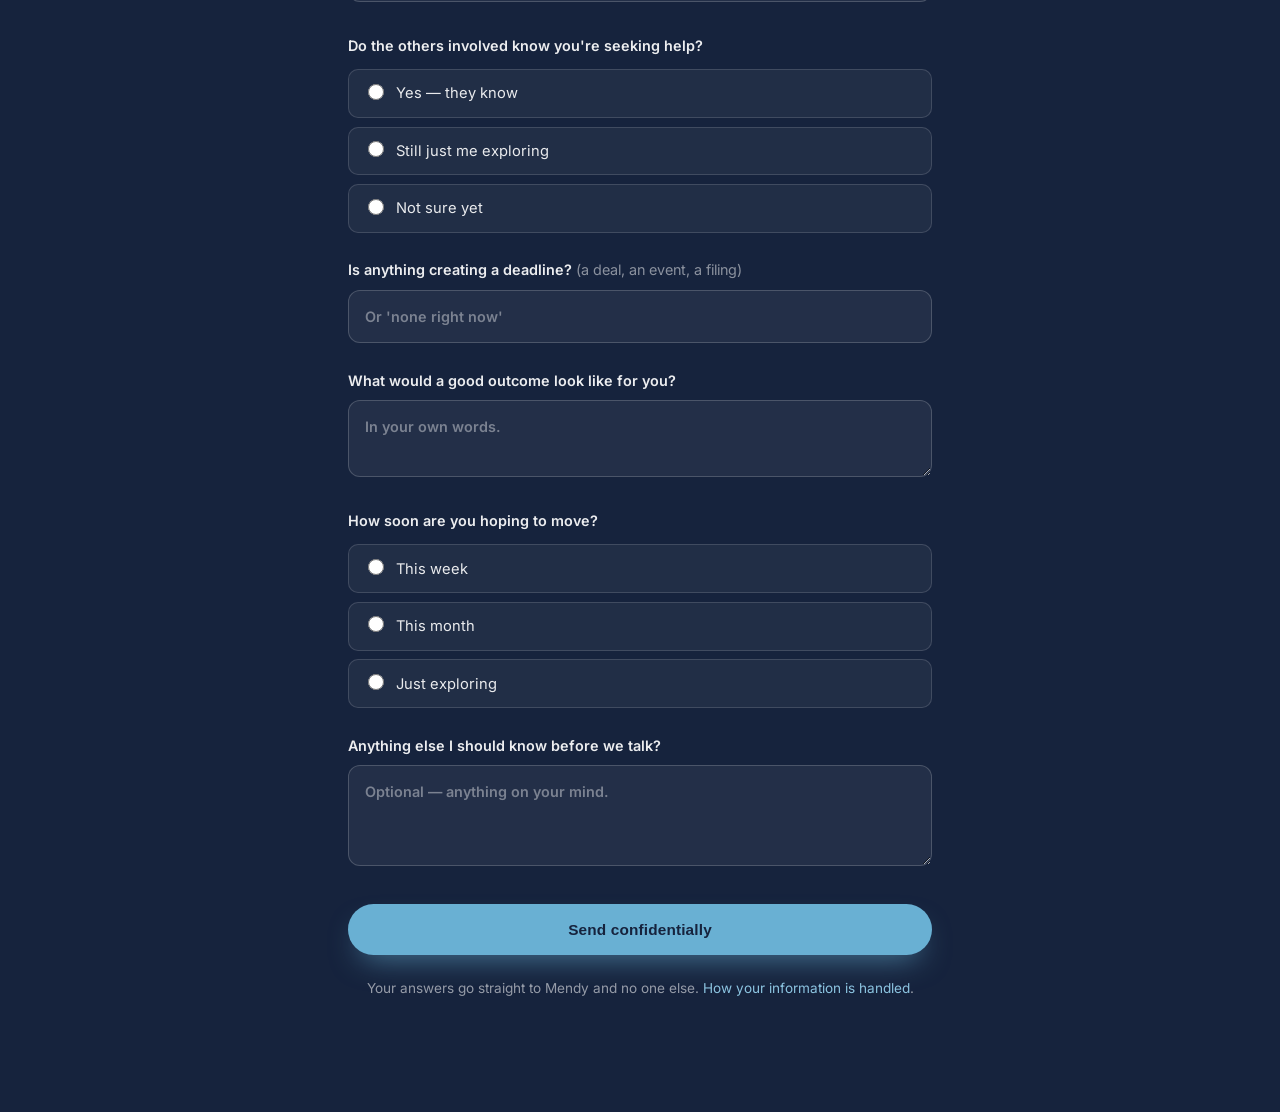
<file: intake/index.html>
<!DOCTYPE html>
<html lang="en">
<head>
  <meta charset="UTF-8" />
  <meta name="viewport" content="width=device-width, initial-scale=1.0" />
  <title>Confidential Intake | PartnerGuru</title>
  <meta name="description" content="Confidential pre-call intake for PartnerGuru clients." />
  <!-- Keep this page out of search engines. It is meant to be shared privately. -->
  <meta name="robots" content="noindex, nofollow" />
  <meta name="theme-color" content="#16233d" />

  <link rel="icon" type="image/svg+xml" href="../assets/favicon.svg" />
  <link rel="icon" type="image/png" sizes="32x32" href="../assets/favicon-32.png" />
  <link rel="apple-touch-icon" href="../assets/apple-touch-icon.png" />

  <link rel="preconnect" href="https://fonts.googleapis.com" />
  <link rel="preconnect" href="https://fonts.gstatic.com" crossorigin />
  <link href="https://fonts.googleapis.com/css2?family=Fraunces:opsz,wght@9..144,400;9..144,500;9..144,600;9..144,700&family=Inter:wght@400;500;600;700&display=swap" rel="stylesheet" />
  <link rel="stylesheet" href="../styles.css" />

  <style>
    /* Page-specific layout for the intake form */
    .intake-hero {
      background: var(--navy);
      color: #fff;
      padding: clamp(5.5rem, 12vw, 7.5rem) clamp(1.25rem, 5vw, 1.75rem) clamp(3rem, 7vw, 4.5rem);
      text-align: center;
    }
    .intake-hero .container { max-width: 640px; }
    .intake-hero .badge {
      display: inline-block; font-size: 0.72rem; letter-spacing: 0.16em; text-transform: uppercase;
      color: var(--blue-2); border: 1px solid rgba(140,196,224,0.35); border-radius: 999px;
      padding: 0.4rem 0.9rem; margin-bottom: 1.4rem;
    }
    .intake-hero h1 { color: #fff; font-size: clamp(1.9rem, 4vw, 2.8rem); line-height: 1.08; }
    .intake-hero p { color: rgba(255,255,255,0.78); font-size: 1.05rem; margin-top: 1rem; }

    .intake-section { background: var(--navy); padding: 0 0 clamp(4rem, 9vw, 6rem); }
    .intake-form { max-width: 640px; margin: 0 auto; padding: 0 clamp(1.25rem, 5vw, 1.75rem); text-align: left; }

    /* Reuse the site's dark-field form look */
    .intake-form label.q { display: block; font-size: 0.9rem; font-weight: 600; color: rgba(255,255,255,0.92); margin-top: 1.6rem; }
    .intake-form .opt { font-weight: 400; color: rgba(255,255,255,0.5); }
    .intake-form input[type="text"],
    .intake-form input[type="email"],
    .intake-form input[type="tel"],
    .intake-form textarea {
      width: 100%; margin-top: 0.5rem; padding: 0.85rem 1rem;
      font: inherit; color: #fff; background: rgba(255,255,255,0.06);
      border: 1px solid rgba(255,255,255,0.18); border-radius: 12px;
    }
    .intake-form input::placeholder, .intake-form textarea::placeholder { color: rgba(255,255,255,0.4); }
    .intake-form input:focus, .intake-form textarea:focus {
      outline: none; border-color: var(--blue); background: rgba(255,255,255,0.10);
    }
    .intake-form .field-row { display: grid; grid-template-columns: 1fr 1fr; gap: 1rem; }
    .intake-form .hint { font-size: 0.82rem; color: rgba(255,255,255,0.5); margin: 0.4rem 0 0; font-weight: 400; }

    /* Checkbox / radio groups */
    .choices { margin-top: 0.7rem; display: grid; gap: 0.55rem; }
    .choices.two { grid-template-columns: 1fr 1fr; }
    .choice {
      display: flex; align-items: flex-start; gap: 0.6rem;
      background: rgba(255,255,255,0.05); border: 1px solid rgba(255,255,255,0.14);
      border-radius: 10px; padding: 0.7rem 0.85rem; cursor: pointer;
      font-size: 0.92rem; color: rgba(255,255,255,0.9); font-weight: 400; transition: border-color .15s, background .15s;
    }
    .choice:hover { border-color: rgba(140,196,224,0.5); }
    .choice input { margin-top: 0.15rem; accent-color: var(--blue); width: 16px; height: 16px; flex: none; }
    .choice:has(input:checked) { border-color: var(--blue); background: rgba(105,176,211,0.14); }

    .intake-form .btn-block { margin-top: 2rem; }
    .intake-note { font-size: 0.85rem; color: rgba(255,255,255,0.55); text-align: center; margin-top: 1.4rem; }
    .intake-note a { color: var(--blue-2); }

    .form-success { text-align: center; padding: 2rem 0.5rem; }
    .form-success h3 { color: #fff; font-size: 1.7rem; margin-bottom: 0.6rem; }
    .form-success p { color: rgba(255,255,255,0.82); margin: 0; }
    .form-error { color: #ffd9d0; font-size: 0.92rem; text-align: center; margin: 1rem 0 0; }
    .hp-field { position: absolute; left: -9999px; width: 1px; height: 1px; overflow: hidden; }

    @media (max-width: 560px) {
      .intake-form .field-row { grid-template-columns: 1fr; }
      .choices.two { grid-template-columns: 1fr; }
    }
  </style>
</head>
<body>

  <header class="intake-hero">
    <div class="container">
      <img src="../assets/logo-white.png" alt="PartnerGuru" style="height:66px;width:auto;margin-bottom:1.5rem;" />
      <div class="badge">Confidential Intake</div>
      <h1>A few questions before we talk.</h1>
      <p>Thank you for taking the time. Your answers help our conversation go straight to what matters — and everything you share is held in strict confidence.</p>
    </div>
  </header>

  <main class="intake-section">
    <form class="intake-form" id="intakeForm" method="POST">
      <input type="hidden" name="access_key" value="3106eacb-1922-40fb-bf58-6ef650ca9e7f" />
      <input type="hidden" name="subject" value="New PartnerGuru intake form" />
      <input type="hidden" name="from_name" value="PartnerGuru intake" />
      <p class="hp-field" aria-hidden="true"><label>Leave this field empty if you're human:<input type="checkbox" name="botcheck" tabindex="-1" autocomplete="off" /></label></p>

      <div class="field-row">
        <label class="q">Your name
          <input type="text" name="Name" required placeholder="Full name" />
        </label>
        <label class="q">Company / business
          <input type="text" name="Company" placeholder="Business name" />
        </label>
      </div>

      <div class="field-row">
        <label class="q">Your role
          <input type="text" name="Role" placeholder="Founder, co-owner, partner…" />
        </label>
        <label class="q">Best phone
          <input type="tel" name="Phone" placeholder="(___) ___-____" />
        </label>
      </div>

      <label class="q">Best email
        <input type="email" name="Email" required placeholder="you@email.com" />
      </label>

      <label class="q">In a sentence or two — what's the situation or decision you're facing?
        <textarea name="The situation" rows="3" required placeholder="A short summary is perfect. We'll go deeper on the call."></textarea>
      </label>

      <label class="q" style="cursor:default;">Which best describes it? <span class="opt">(check any)</span></label>
      <div class="choices two">
        <label class="choice"><input type="checkbox" name="Type of situation" value="Starting a new partnership / joint venture" /> Starting a new partnership / joint venture</label>
        <label class="choice"><input type="checkbox" name="Type of situation" value="Different visions between partners" /> Different visions between partners</label>
        <label class="choice"><input type="checkbox" name="Type of situation" value="Equity / ownership question" /> Equity / ownership question</label>
        <label class="choice"><input type="checkbox" name="Type of situation" value="Considering a buyout or exit" /> Considering a buyout or exit</label>
        <label class="choice"><input type="checkbox" name="Type of situation" value="Succession / next chapter" /> Succession / next chapter</label>
        <label class="choice"><input type="checkbox" name="Type of situation" value="Active conflict or dispute" /> Active conflict or dispute</label>
        <label class="choice"><input type="checkbox" name="Type of situation" value="Considering or facing litigation" /> Considering or facing litigation</label>
        <label class="choice"><input type="checkbox" name="Type of situation" value="Something else" /> Something else</label>
      </div>

      <label class="q">Who else is involved? <span class="opt">(partners, investors, family…)</span>
        <input type="text" name="Who else is involved" placeholder="Names or roles" />
      </label>

      <label class="q">What's at stake if this goes the wrong way?
        <textarea name="What's at stake" rows="2" placeholder="Financially, and otherwise."></textarea>
      </label>

      <label class="q" style="cursor:default;">Do the others involved know you're seeking help?</label>
      <div class="choices">
        <label class="choice"><input type="radio" name="Do others know" value="Yes, they know" /> Yes — they know</label>
        <label class="choice"><input type="radio" name="Do others know" value="Still just me exploring" /> Still just me exploring</label>
        <label class="choice"><input type="radio" name="Do others know" value="Not sure yet" /> Not sure yet</label>
      </div>

      <label class="q">Is anything creating a deadline? <span class="opt">(a deal, an event, a filing)</span>
        <input type="text" name="Deadline" placeholder="Or 'none right now'" />
      </label>

      <label class="q">What would a good outcome look like for you?
        <textarea name="Ideal outcome" rows="2" placeholder="In your own words."></textarea>
      </label>

      <label class="q" style="cursor:default;">How soon are you hoping to move?</label>
      <div class="choices">
        <label class="choice"><input type="radio" name="Timeframe" value="This week" /> This week</label>
        <label class="choice"><input type="radio" name="Timeframe" value="This month" /> This month</label>
        <label class="choice"><input type="radio" name="Timeframe" value="Just exploring" /> Just exploring</label>
      </div>

      <label class="q">Anything else I should know before we talk?
        <textarea name="Anything else" rows="3" placeholder="Optional — anything on your mind."></textarea>
      </label>

      <button type="submit" class="btn btn-primary btn-block">Send confidentially</button>
      <p class="intake-note">Your answers go straight to Mendy and no one else. <a href="../privacy.html">How your information is handled</a>.</p>
    </form>
  </main>

  <script>
    (function () {
      var form = document.getElementById("intakeForm");
      if (!form) return;
      form.addEventListener("submit", function (e) {
        e.preventDefault();
        var btn = form.querySelector('button[type="submit"]');
        var original = btn ? btn.textContent : "";
        var oldErr = form.querySelector(".form-error");
        if (oldErr) oldErr.remove();
        if (btn) { btn.disabled = true; btn.textContent = "Sending…"; }

        fetch("https://api.web3forms.com/submit", { method: "POST", body: new FormData(form) })
          .then(function (res) { return res.json(); })
          .then(function (data) {
            if (!data.success) throw new Error("submit failed");
            form.innerHTML =
              '<div class="form-success" role="status">' +
              "<h3>Thank you — this is on its way to Mendy.</h3>" +
              "<p>I've got what I need to make our conversation count. Talk soon, and in confidence.</p>" +
              "</div>";
            window.scrollTo({ top: 0, behavior: "smooth" });
          })
          .catch(function () {
            if (btn) { btn.disabled = false; btn.textContent = original; }
            var note = document.createElement("p");
            note.className = "form-error";
            note.setAttribute("role", "alert");
            note.textContent = "Sorry — something went wrong sending this. Please try again in a moment.";
            form.appendChild(note);
          });
      });
    })();
  </script>
</body>
</html>
</file>
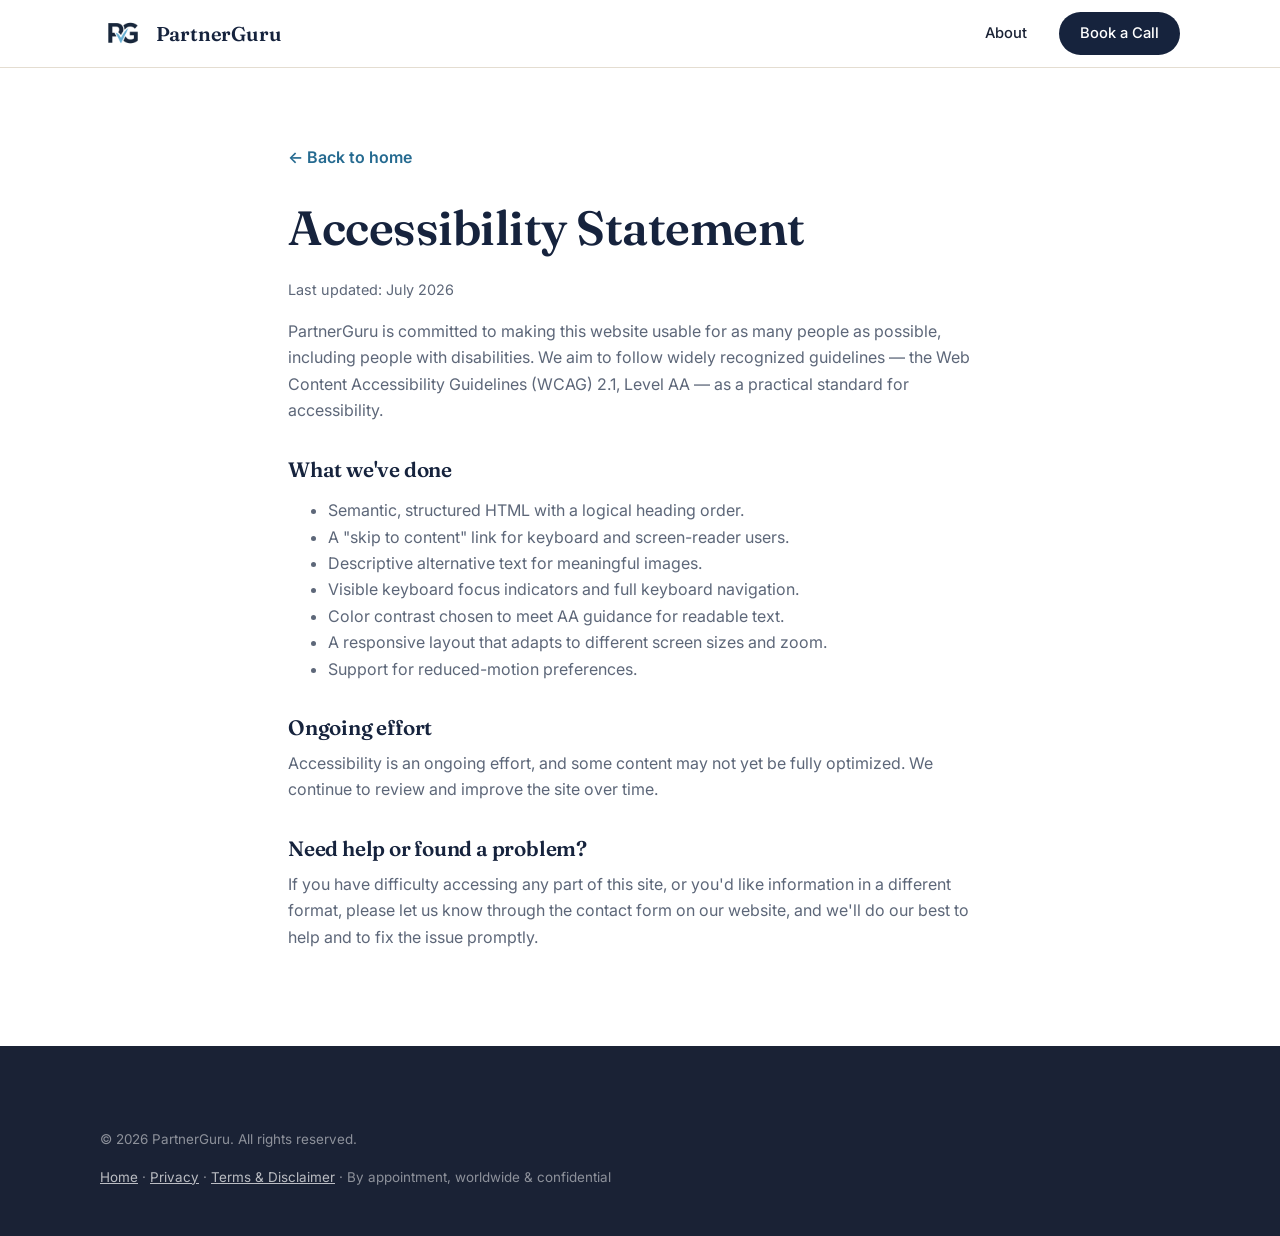
<file: accessibility.html>
<!DOCTYPE html>
<html lang="en">
<head>
  <meta charset="UTF-8" />
  <meta name="viewport" content="width=device-width, initial-scale=1.0" />
  <title>Accessibility | PartnerGuru</title>
  <meta name="description" content="PartnerGuru's commitment to an accessible website." />
  <meta name="robots" content="noindex" />
  <link rel="icon" type="image/svg+xml" href="assets/favicon.svg" />
  <link rel="icon" type="image/png" sizes="32x32" href="assets/favicon-32.png" />
  <link rel="preconnect" href="https://fonts.googleapis.com" />
  <link rel="preconnect" href="https://fonts.gstatic.com" crossorigin />
  <link href="https://fonts.googleapis.com/css2?family=Fraunces:opsz,wght@9..144,400;9..144,600;9..144,700&family=Inter:wght@400;500;600;700&display=swap" rel="stylesheet" />
  <link rel="stylesheet" href="styles.css" />
  <style>
    .legal { max-width: 760px; margin: 0 auto; padding: clamp(6rem, 14vw, 9rem) clamp(1.25rem, 5vw, 1.75rem) 5rem; }
    .legal h1 { font-size: clamp(2rem, 4vw, 3rem); }
    .legal h2 { font-size: 1.3rem; margin-top: 2.2rem; }
    .legal p, .legal li { color: var(--muted); }
    .legal a.back { display: inline-block; margin-bottom: 2rem; color: var(--blue-deep); font-weight: 600; }
    .legal .updated { color: var(--muted); font-size: 0.9rem; }
  </style>
</head>
<body>
  <header class="site-header scrolled" id="header">
    <div class="container header-inner">
      <a href="index.html" class="brand" aria-label="PartnerGuru home">
        <img src="assets/logo.png" alt="PartnerGuru logo" class="brand-mark" />
        <span class="brand-name">PartnerGuru</span>
      </a>
      <nav class="nav" aria-label="Primary">
        <a href="index.html#about">About</a>
        <a href="index.html#contact" class="nav-cta">Book a Call</a>
      </nav>
    </div>
  </header>

  <main class="container legal">
    <a href="index.html" class="back">← Back to home</a>
    <h1>Accessibility Statement</h1>
    <p class="updated">Last updated: July 2026</p>

    <p>PartnerGuru is committed to making this website usable for as many people as possible, including people with disabilities. We aim to follow widely recognized guidelines — the Web Content Accessibility Guidelines (WCAG) 2.1, Level AA — as a practical standard for accessibility.</p>

    <h2>What we've done</h2>
    <ul>
      <li>Semantic, structured HTML with a logical heading order.</li>
      <li>A "skip to content" link for keyboard and screen-reader users.</li>
      <li>Descriptive alternative text for meaningful images.</li>
      <li>Visible keyboard focus indicators and full keyboard navigation.</li>
      <li>Color contrast chosen to meet AA guidance for readable text.</li>
      <li>A responsive layout that adapts to different screen sizes and zoom.</li>
      <li>Support for reduced-motion preferences.</li>
    </ul>

    <h2>Ongoing effort</h2>
    <p>Accessibility is an ongoing effort, and some content may not yet be fully optimized. We continue to review and improve the site over time.</p>

    <h2>Need help or found a problem?</h2>
    <p>If you have difficulty accessing any part of this site, or you'd like information in a different format, please let us know through the <a href="index.html#contact">contact form</a> on our website, and we'll do our best to help and to fix the issue promptly.</p>
  </main>

  <footer class="site-footer">
    <div class="container footer-bottom" style="border:0;">
      <p>&copy; <span id="year"></span> PartnerGuru. All rights reserved.</p>
      <p><a href="index.html">Home</a> · <a href="privacy.html">Privacy</a> · <a href="terms.html">Terms &amp; Disclaimer</a> · By appointment, worldwide &amp; confidential</p>
    </div>
  </footer>
  <script>document.getElementById('year').textContent = new Date().getFullYear();</script>
</body>
</html>
</file>
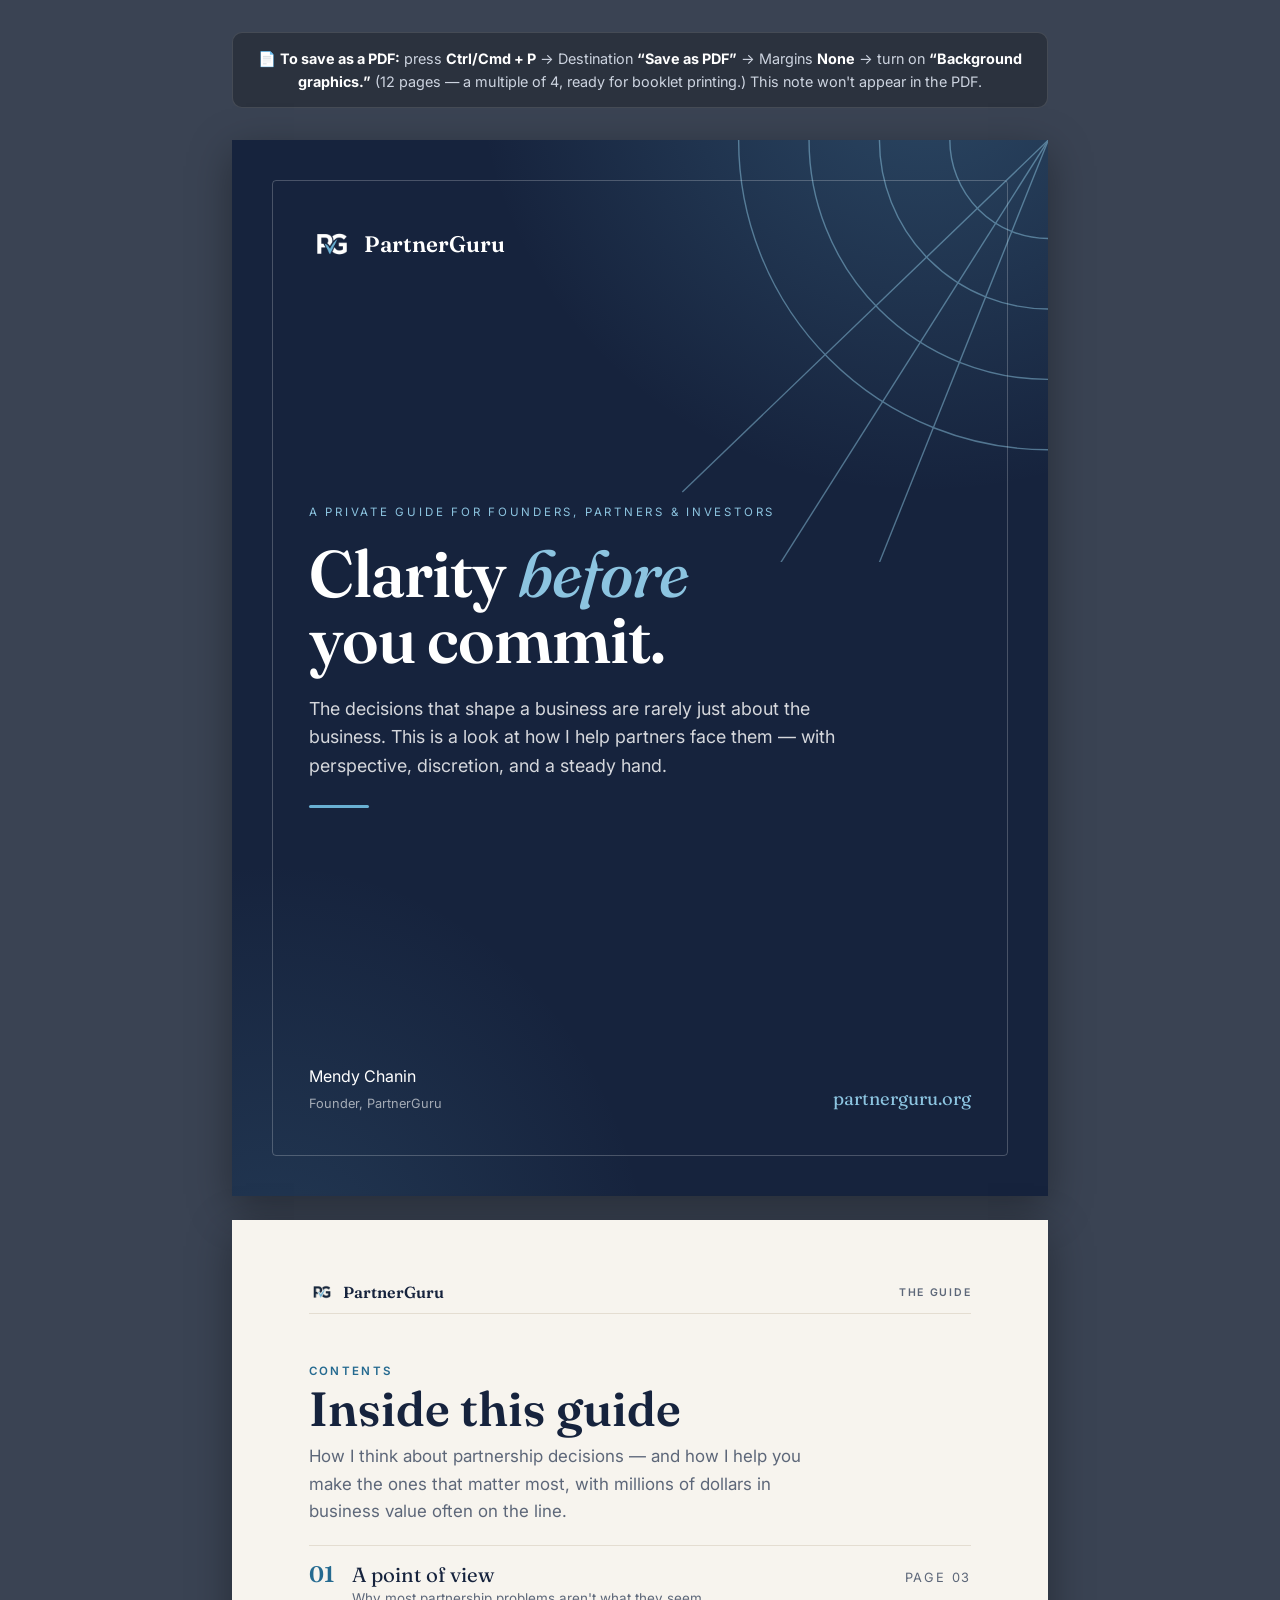
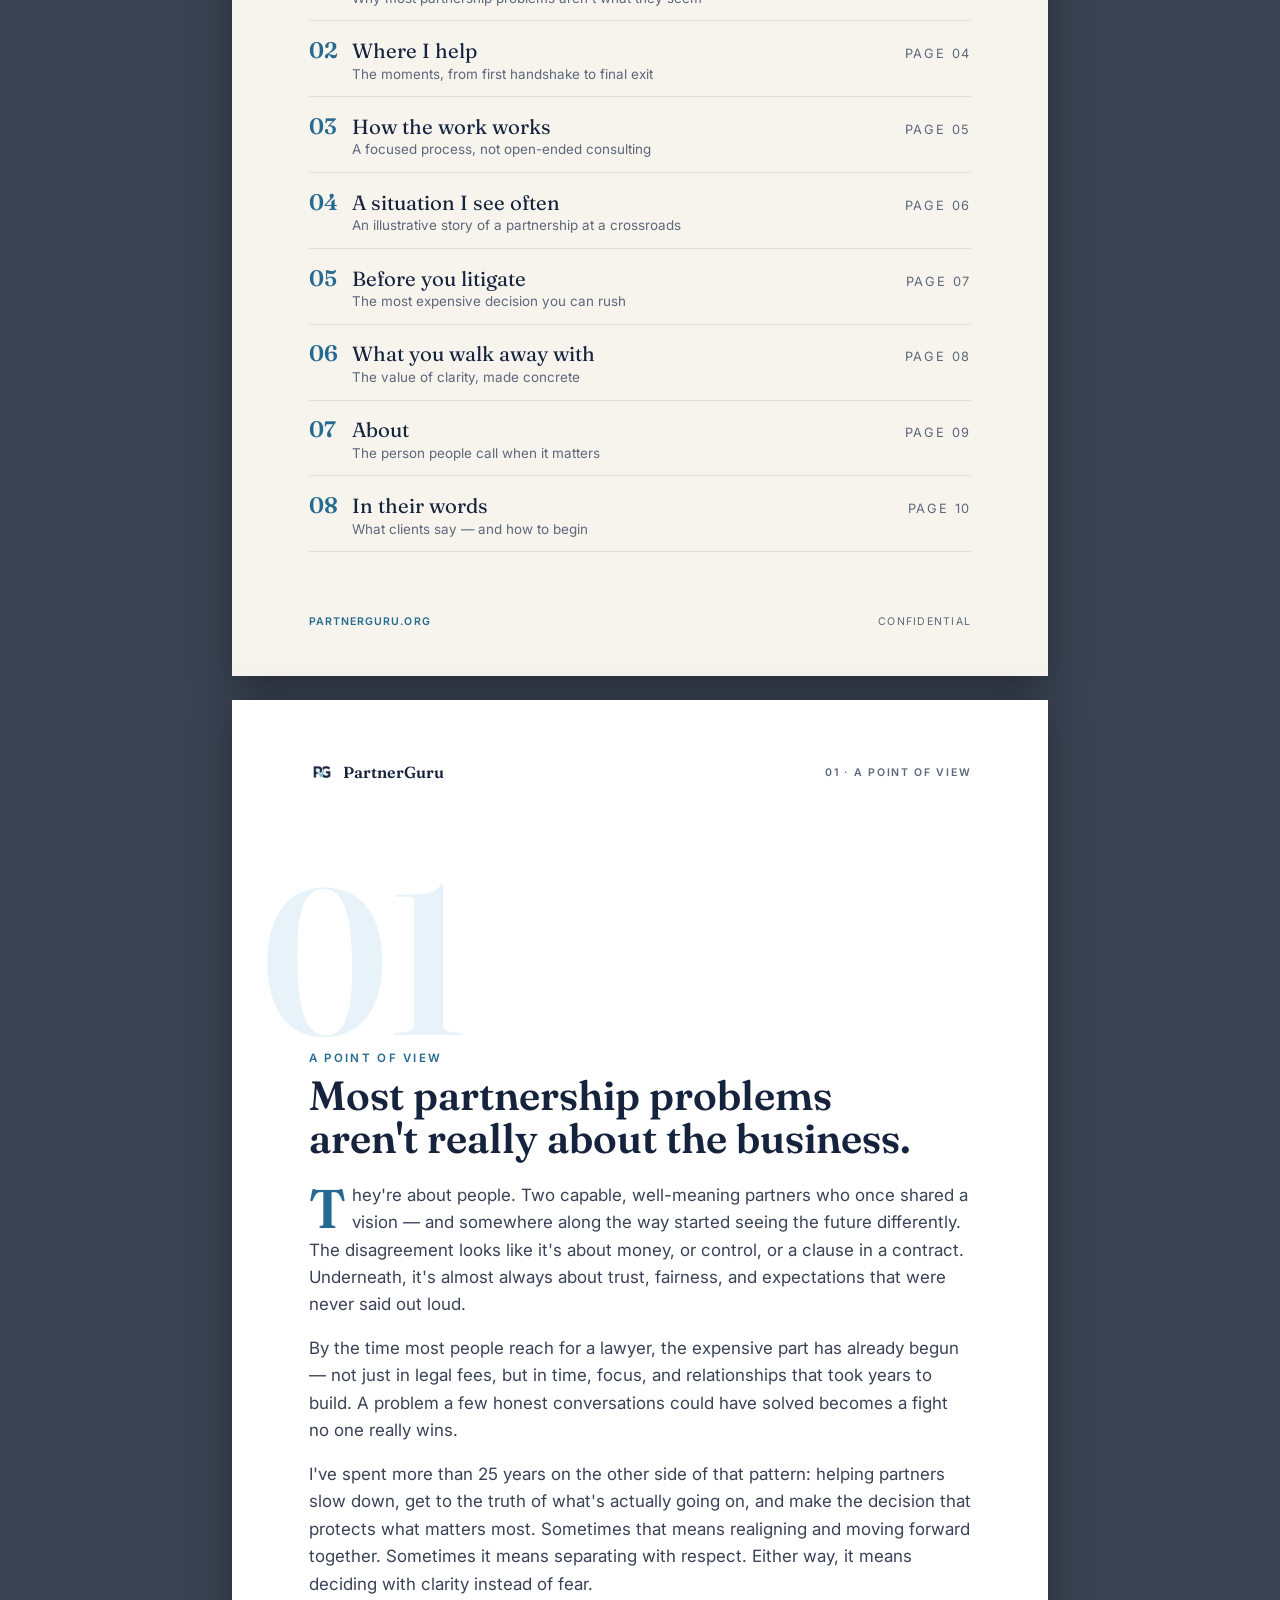
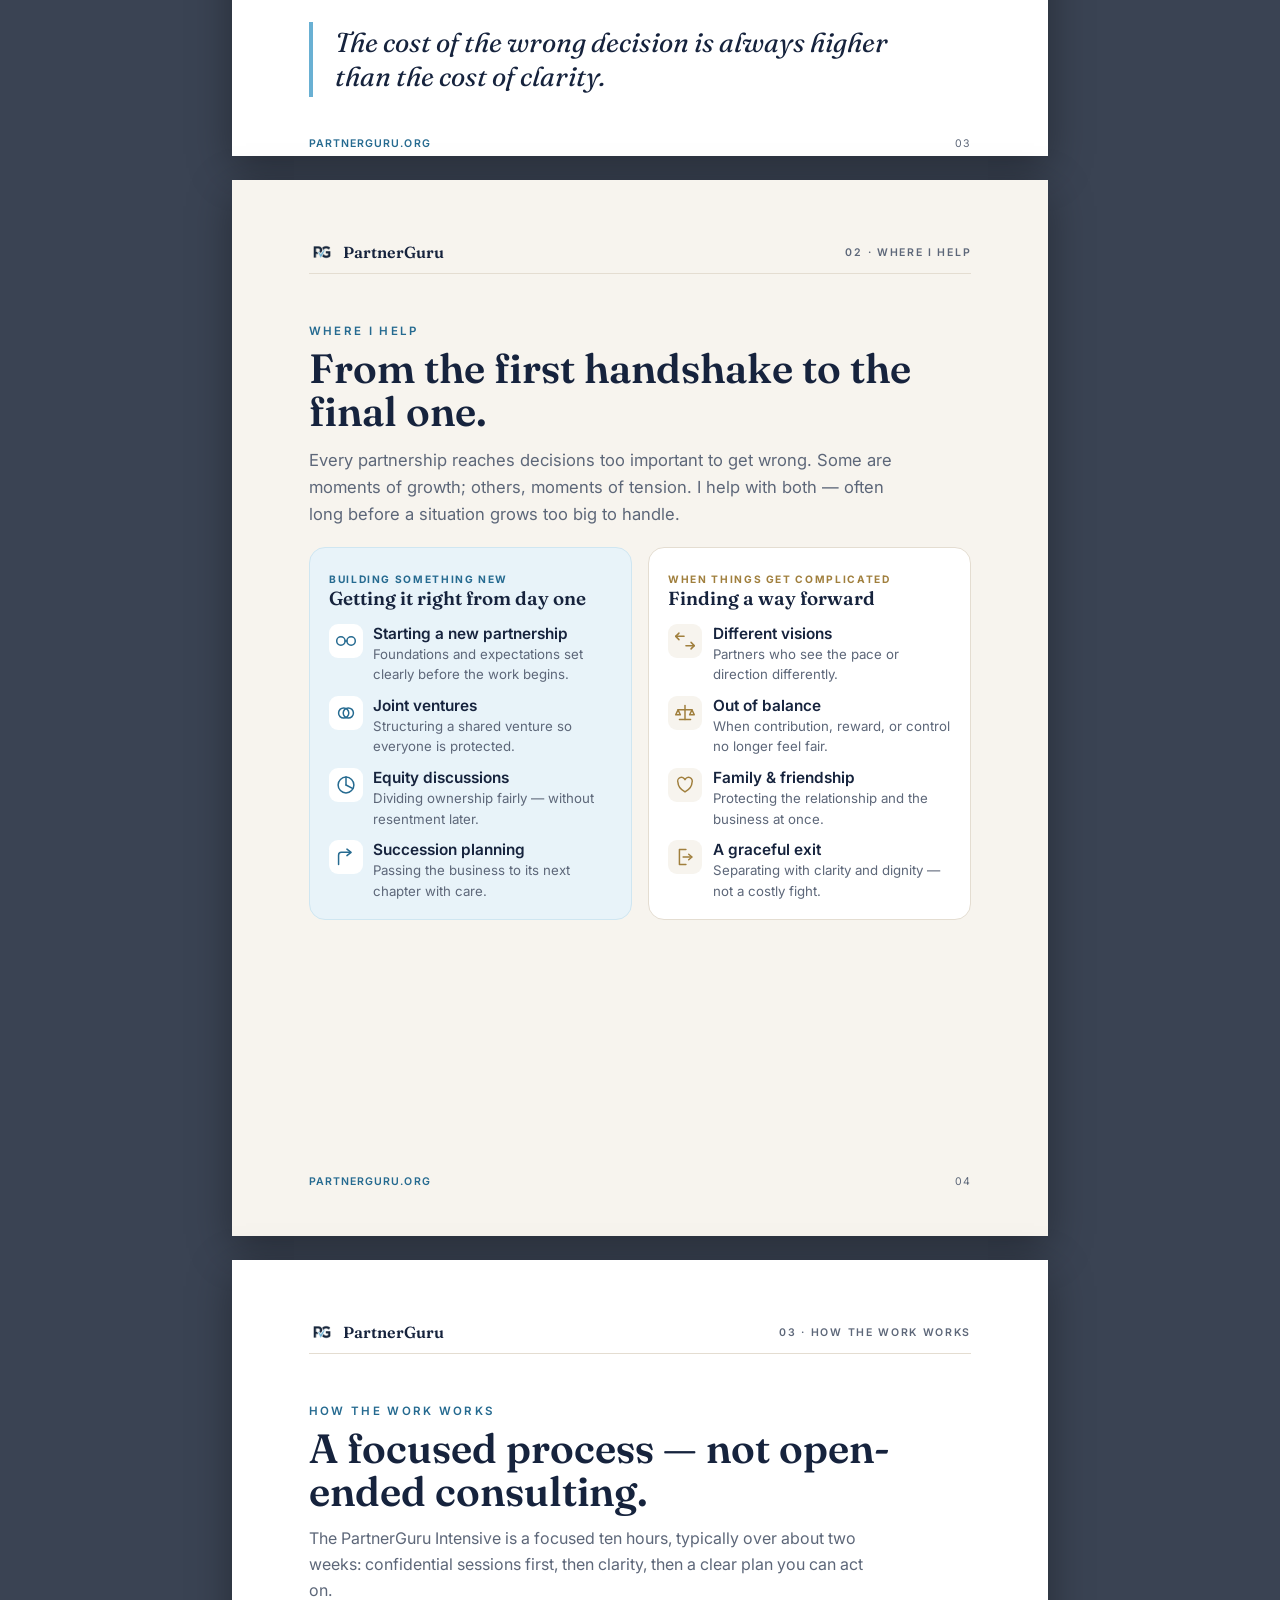
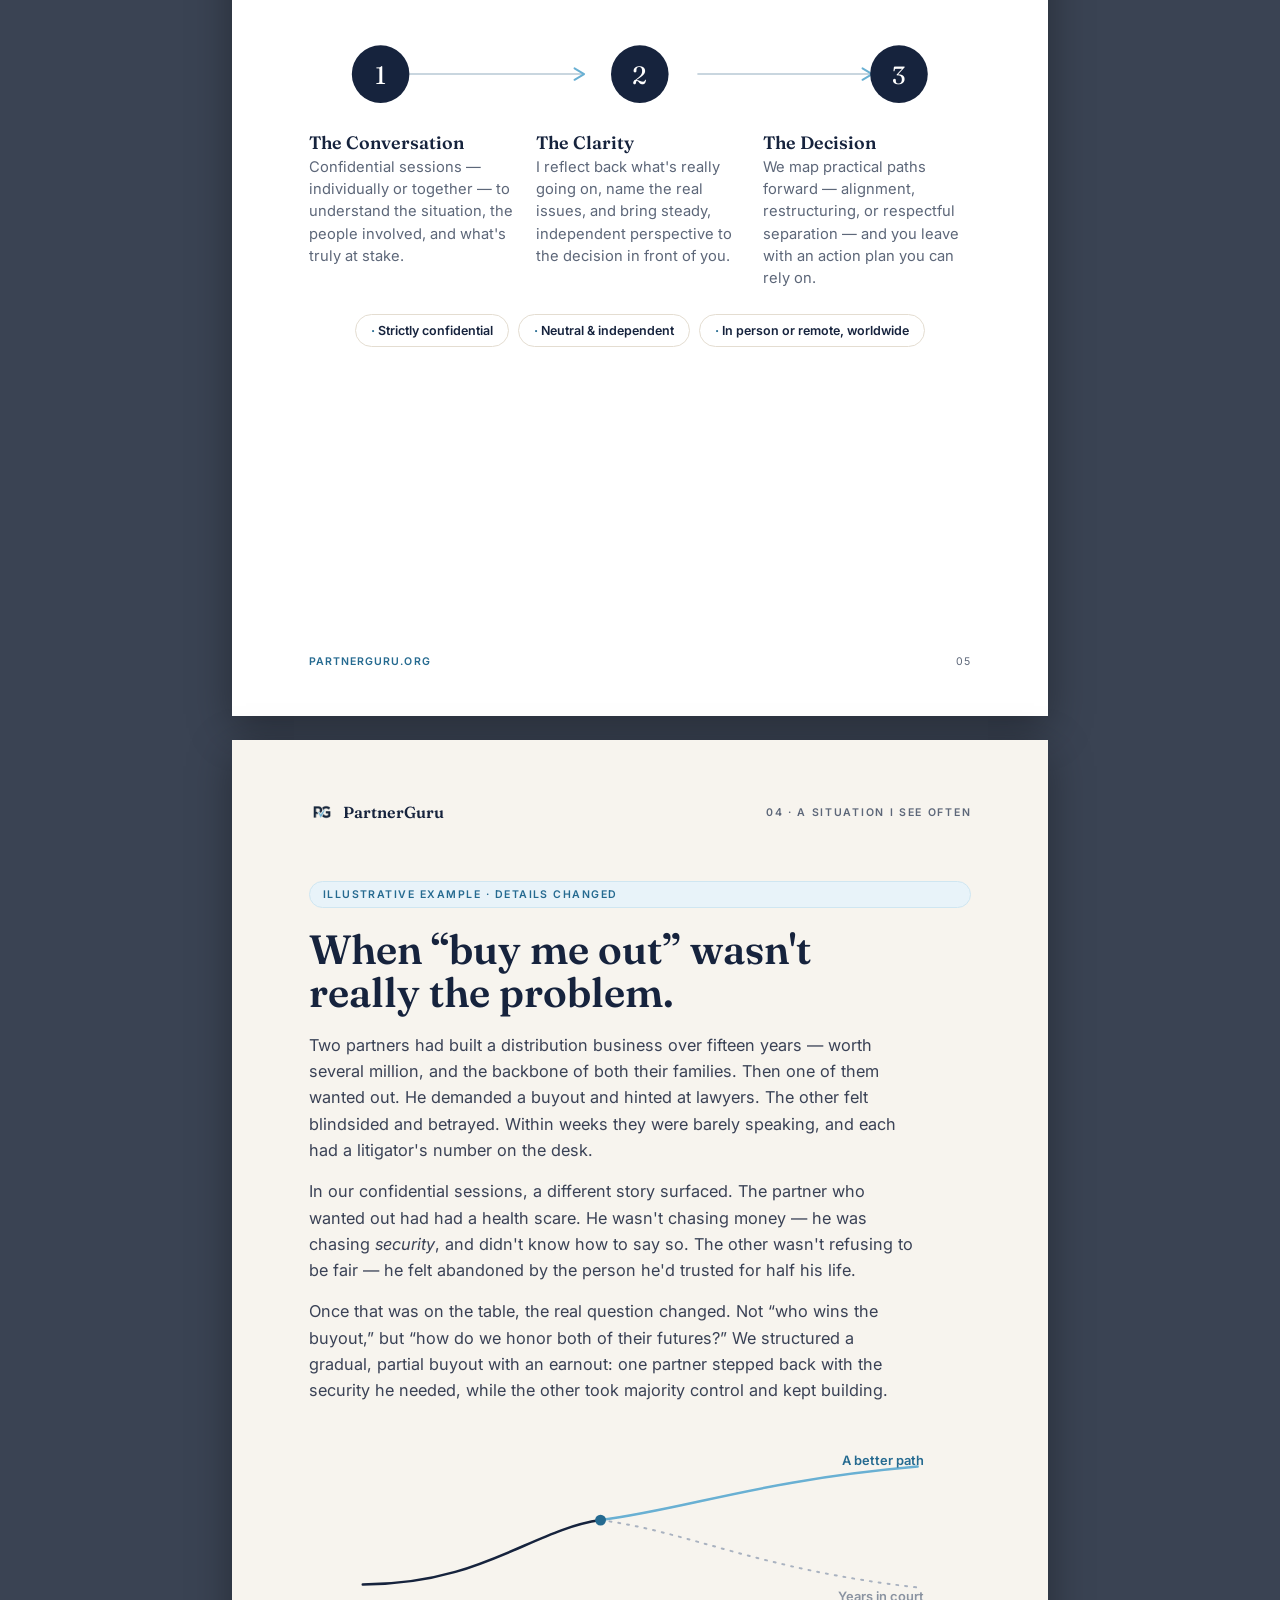
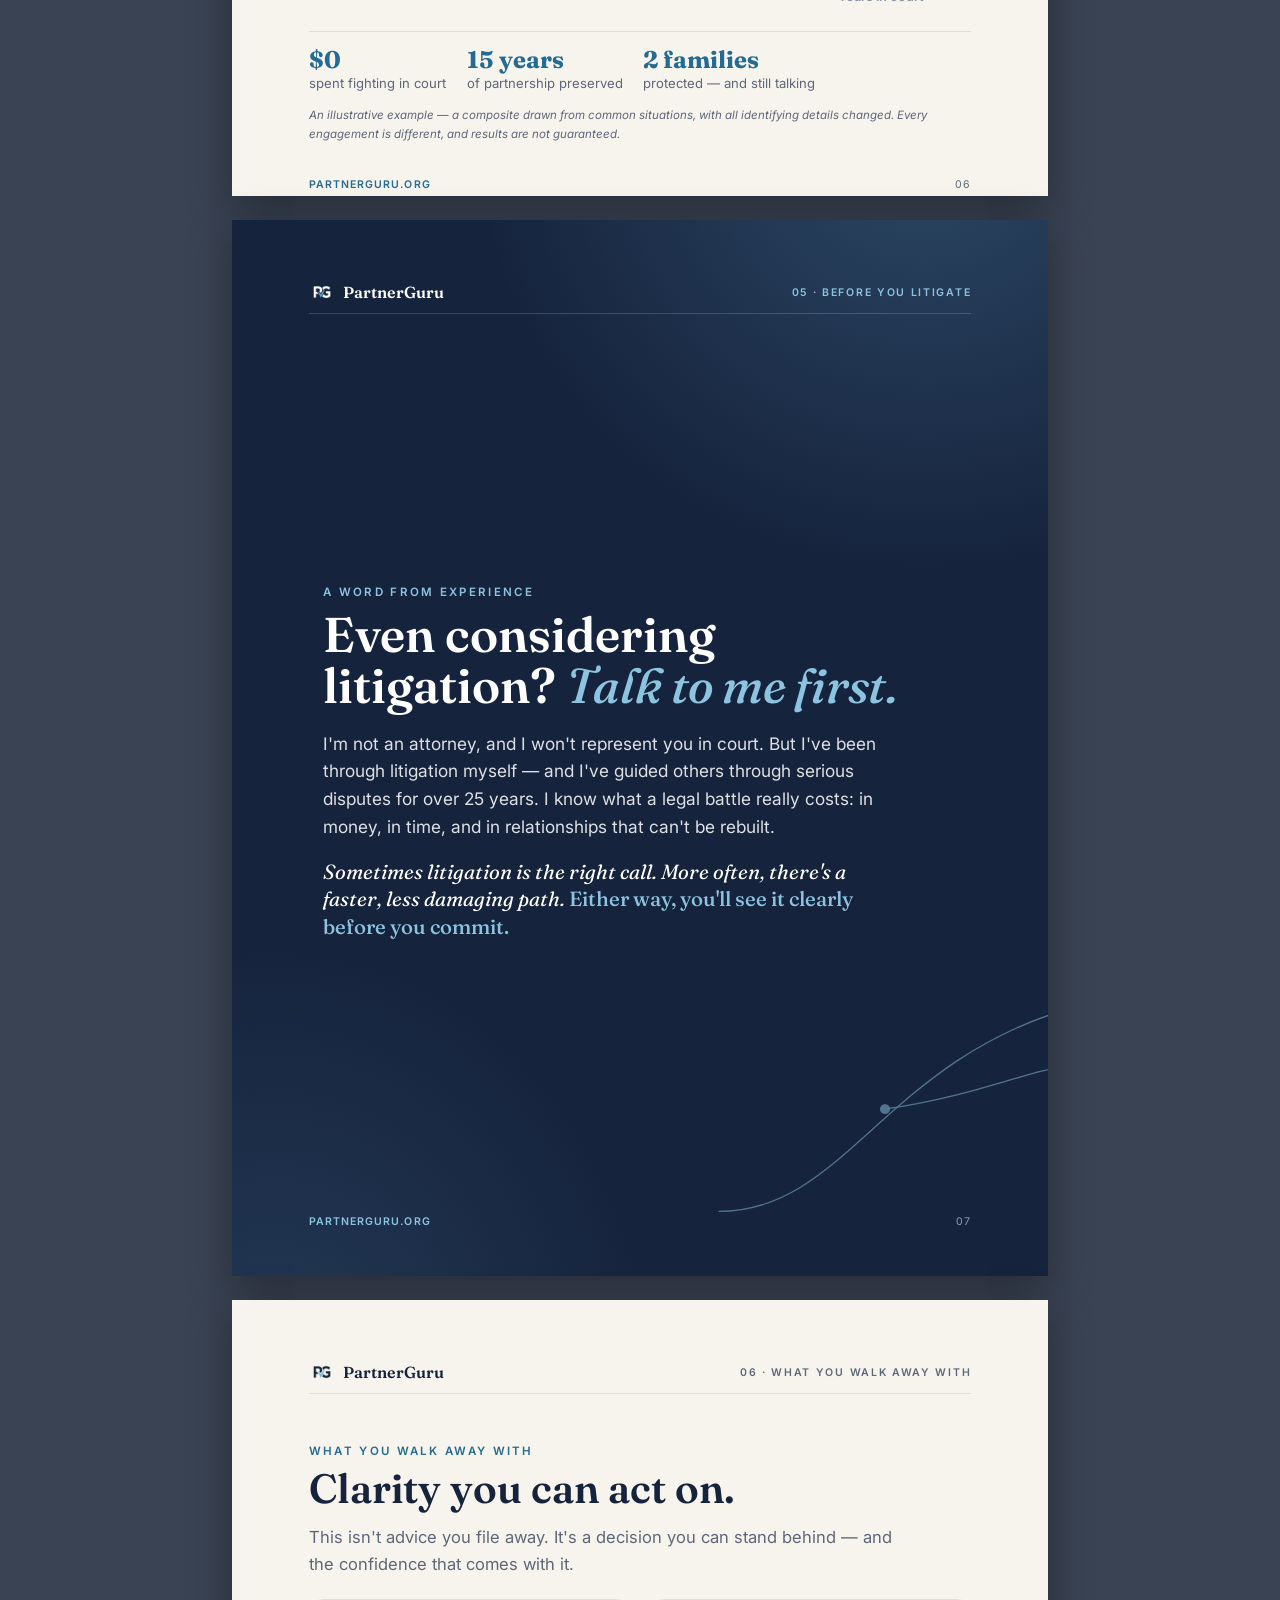
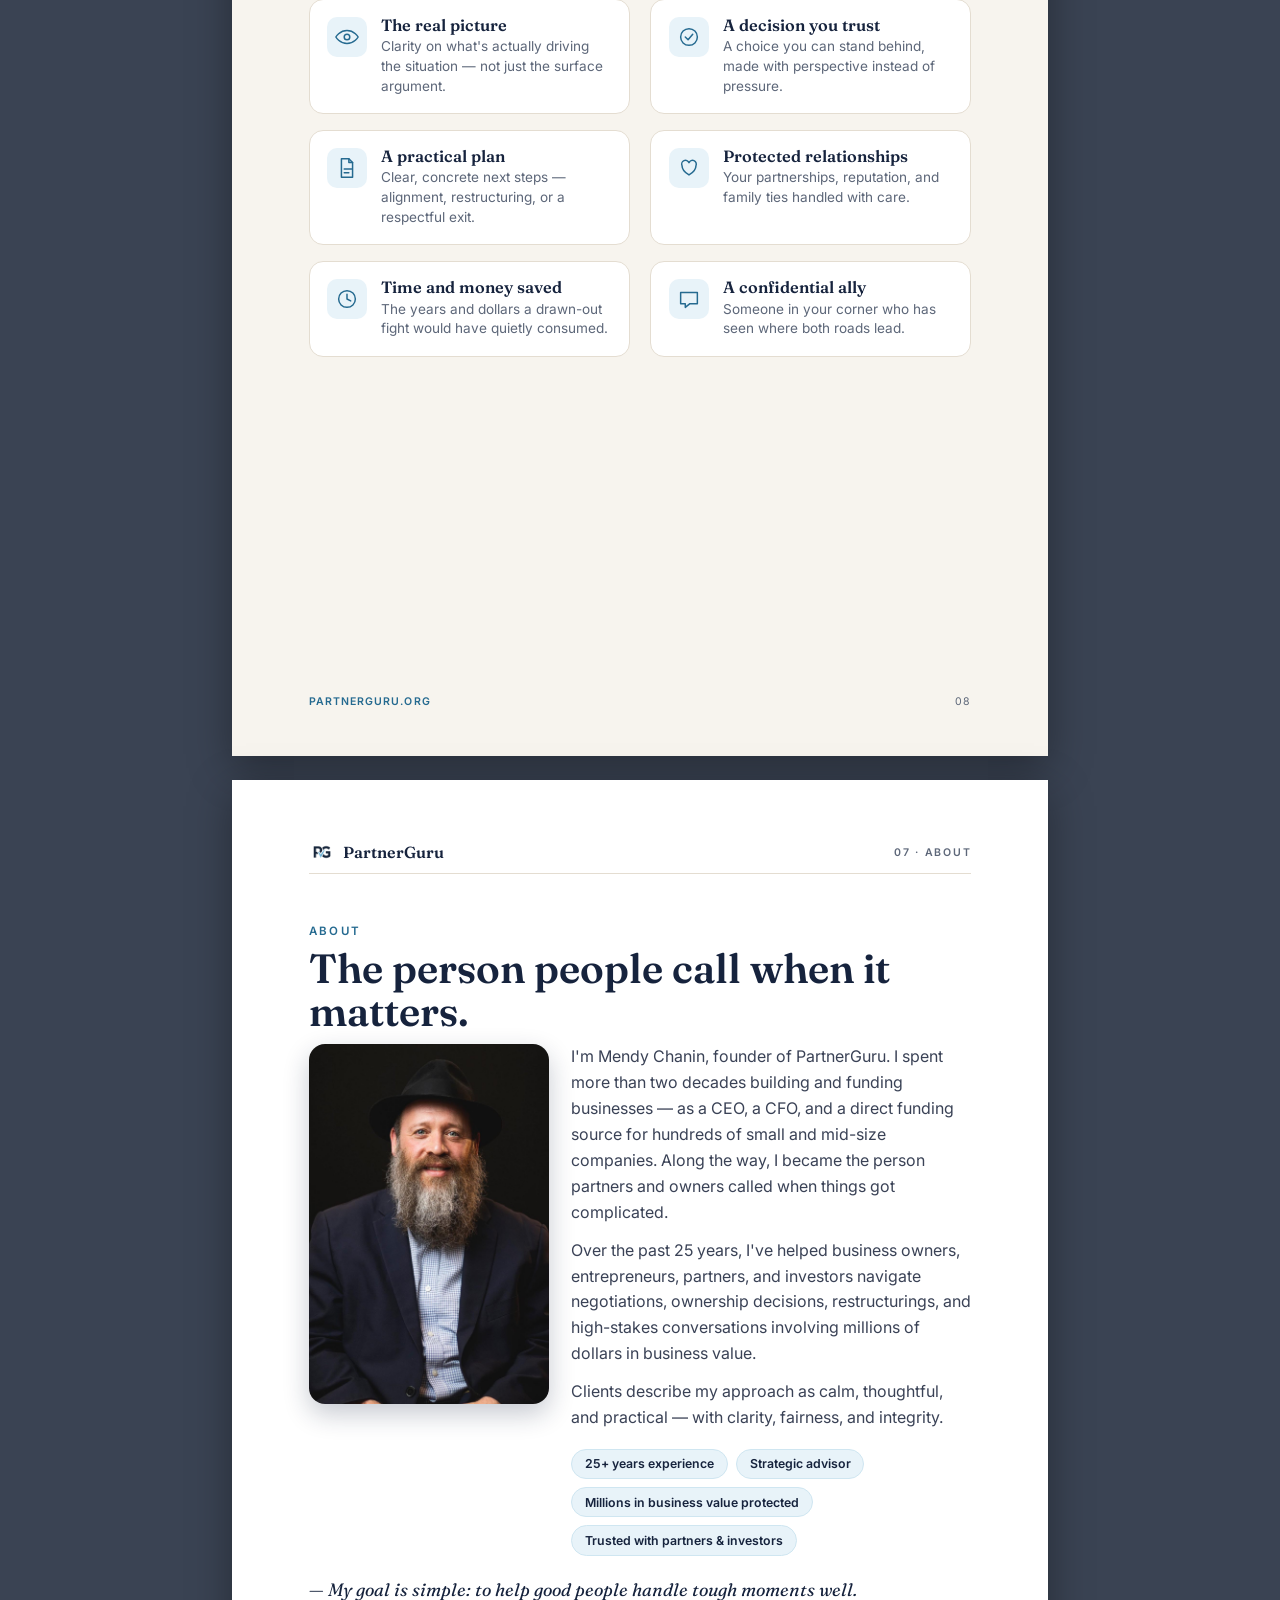
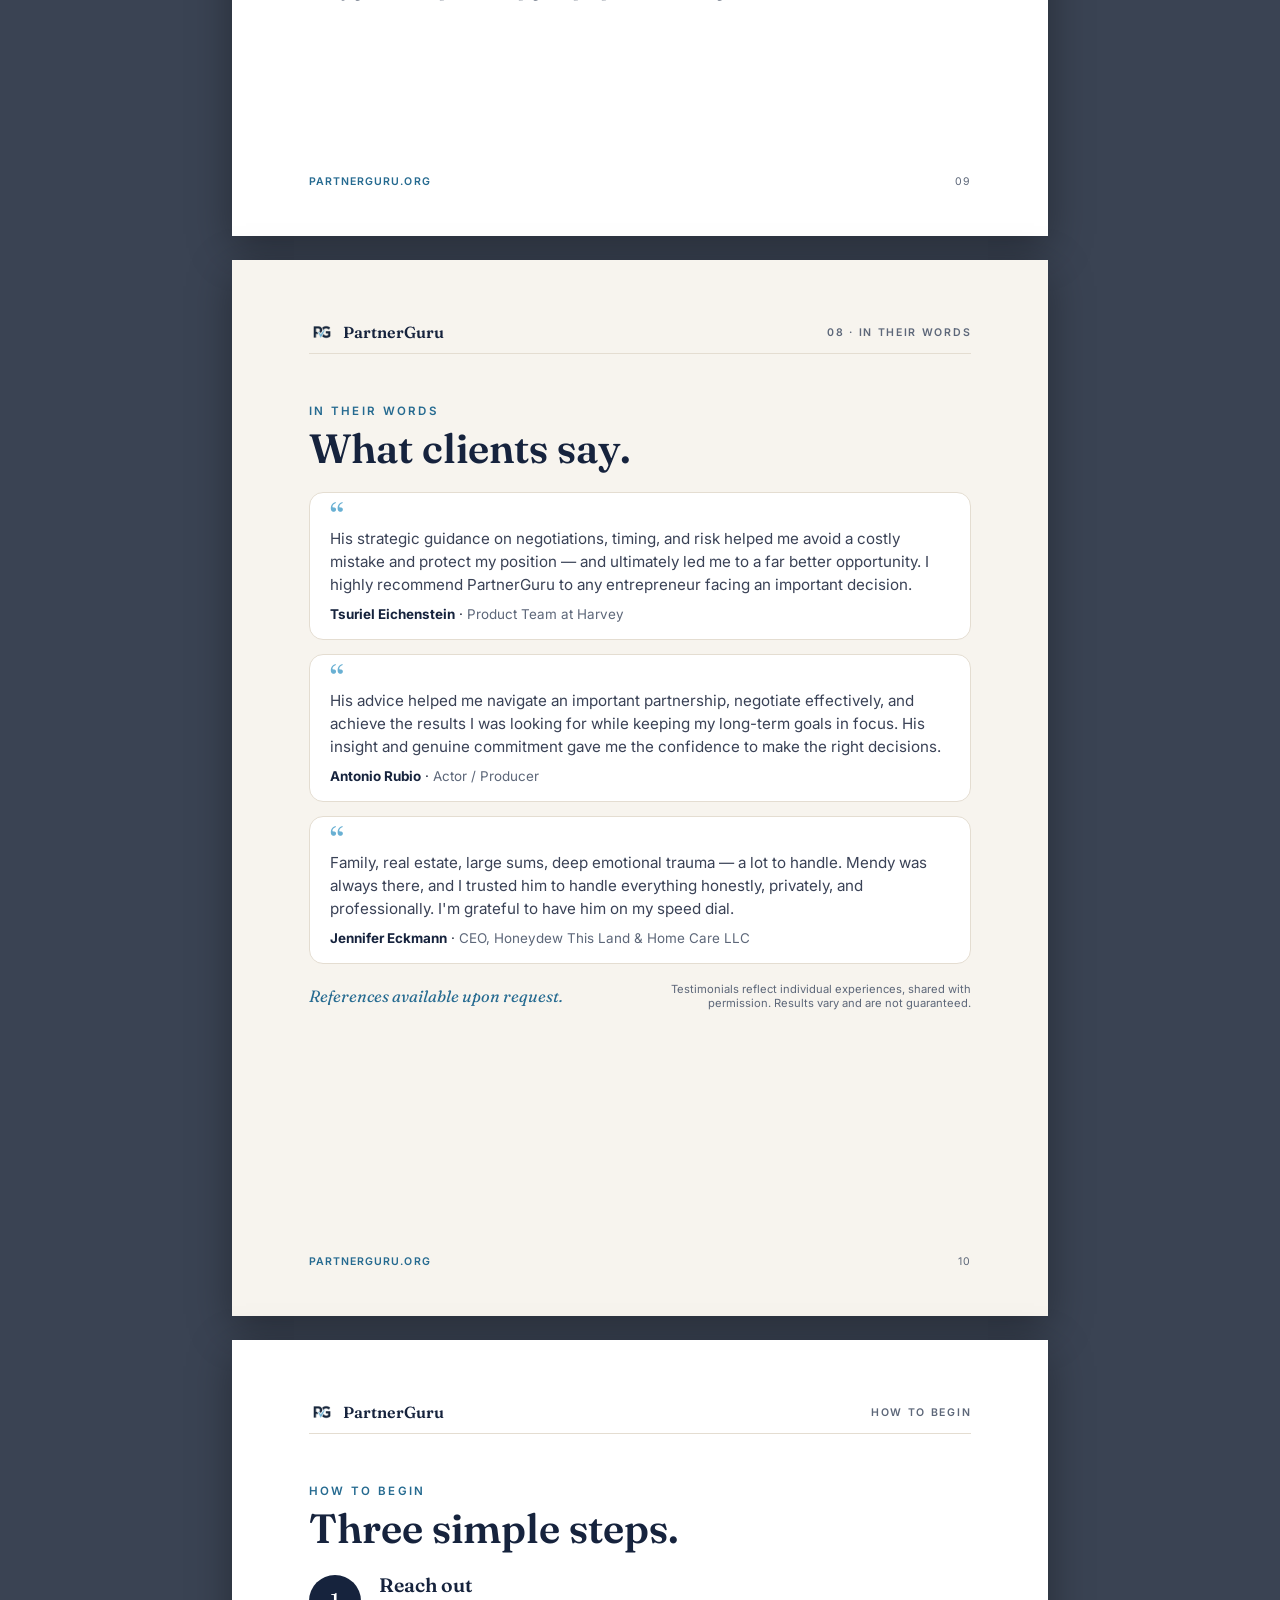
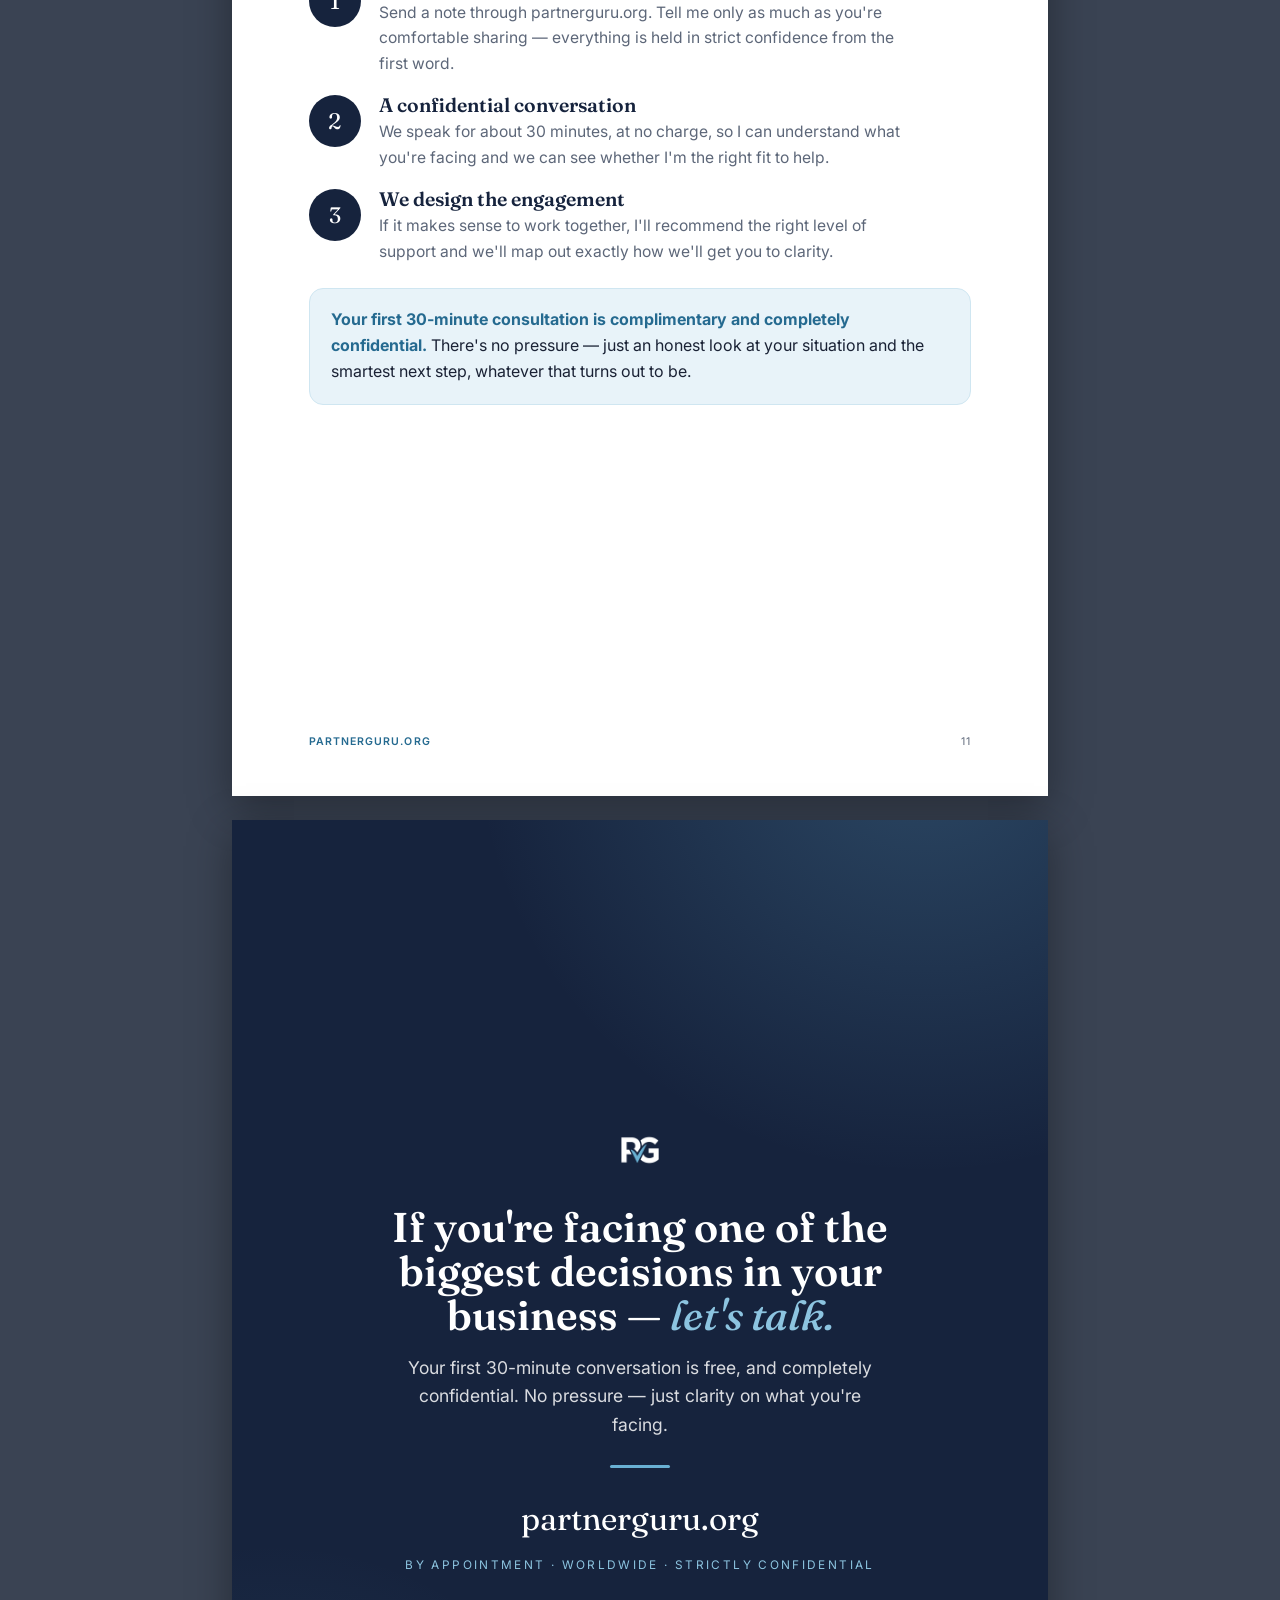
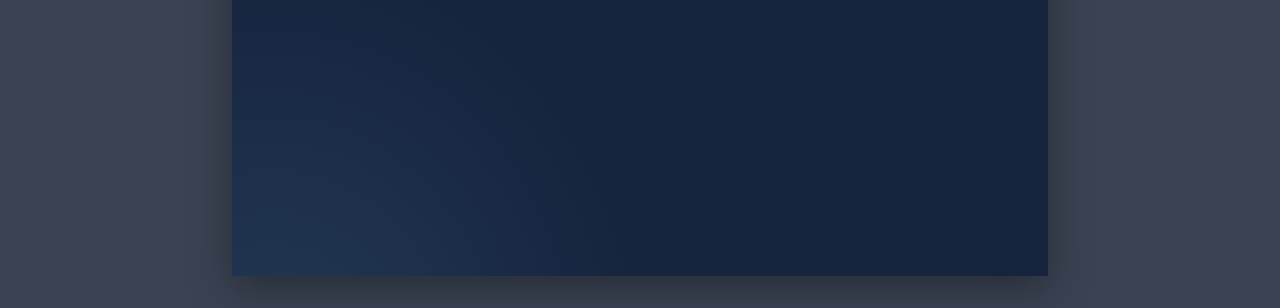
<file: brochure.html>
<!DOCTYPE html>
<html lang="en">
<head>
  <meta charset="UTF-8" />
  <meta name="viewport" content="width=device-width, initial-scale=1.0" />
  <title>PartnerGuru — A Private Guide</title>
  <meta name="description" content="A private guide for founders, partners, and investors facing high-stakes decisions." />
  <meta name="robots" content="noindex, nofollow" />
  <link rel="icon" type="image/svg+xml" href="assets/favicon.svg" />
  <link rel="preconnect" href="https://fonts.googleapis.com" />
  <link rel="preconnect" href="https://fonts.gstatic.com" crossorigin />
  <link href="https://fonts.googleapis.com/css2?family=Fraunces:ital,opsz,wght@0,9..144,400;0,9..144,500;0,9..144,600;0,9..144,700;1,9..144,400;1,9..144,500&family=Inter:wght@400;500;600;700&display=swap" rel="stylesheet" />
  <style>
    :root{
      --navy:#16233d; --navy-2:#1d3052; --ink:#1a2235;
      --blue:#69b0d3; --blue-2:#8cc4e0; --blue-deep:#256a90; --blue-tint:#e8f3f9;
      --paper:#ffffff; --cream:#f7f4ee; --cream-2:#efe9df; --muted:#5d6779; --line:#e4ddd1;
    }
    *{ box-sizing:border-box; margin:0; padding:0; }
    html,body{ background:#3a4353; }
    body{ font-family:"Inter",system-ui,sans-serif; color:var(--ink); -webkit-font-smoothing:antialiased; }

    .doc{ padding:2rem 1rem; display:flex; flex-direction:column; align-items:center; gap:1.5rem; }
    .page{
      position:relative; width:8.5in; height:11in; overflow:hidden; background:var(--paper);
      box-shadow:0 12px 40px rgba(0,0,0,.35); display:flex; flex-direction:column;
    }
    .page.cream{ background:var(--cream); }
    .page.navy{ background:
        radial-gradient(120% 90% at 85% -8%, rgba(105,176,211,.26) 0%, rgba(29,48,82,0) 46%),
        radial-gradient(90% 80% at 5% 110%, rgba(105,176,211,.16) 0%, rgba(29,48,82,0) 52%),
        var(--navy); color:#fff; }

    .print-hint{
      max-width:8.5in; width:100%; margin:0 auto .5rem; color:#cdd4e0; font-size:.9rem;
      background:rgba(0,0,0,.25); border:1px solid rgba(255,255,255,.12); border-radius:10px;
      padding:.85rem 1.1rem; text-align:center;
    }
    .print-hint strong{ color:#fff; }

    /* running header / footer */
    .rh{ display:flex; align-items:center; justify-content:space-between; padding:.62in .8in .5rem; }
    .rh .brand{ display:flex; align-items:center; gap:.5rem; }
    .rh .brand img{ height:26px; width:auto; }
    .rh .brand span{ font-family:"Fraunces",serif; font-size:1rem; font-weight:600; color:var(--navy); }
    .navy .rh .brand span{ color:#fff; }
    .rh .sec{ font-size:.66rem; font-weight:600; letter-spacing:.16em; text-transform:uppercase; color:var(--muted); }
    .navy .rh .sec{ color:var(--blue-2); }
    .hr{ height:1px; background:var(--line); margin:0 .8in; }
    .navy .hr{ background:rgba(255,255,255,.16); }
    .body{ flex:1; padding:.5in .8in .3in; display:flex; flex-direction:column; position:relative; }
    .rf{ display:flex; align-items:center; justify-content:space-between; padding:.4rem .8in .5in;
      font-size:.66rem; letter-spacing:.12em; text-transform:uppercase; color:var(--muted); }
    .navy .rf{ color:rgba(255,255,255,.55); }
    .rf .u{ color:var(--blue-deep); font-weight:600; letter-spacing:.1em; }
    .navy .rf .u{ color:var(--blue-2); }

    /* type */
    .eyebrow{ font-size:.72rem; font-weight:600; letter-spacing:.2em; text-transform:uppercase; color:var(--blue-deep); }
    .navy .eyebrow{ color:var(--blue-2); }
    h1,h2,h3{ font-family:"Fraunces",Georgia,serif; line-height:1.06; color:var(--navy); font-weight:600; }
    .navy h1,.navy h2,.navy h3{ color:#fff; }
    p{ line-height:1.62; }
    .signo{ position:absolute; font-family:"Fraunces",serif; font-weight:600; color:var(--blue-tint);
      font-size:13rem; line-height:1; top:.15in; right:.5in; z-index:0; user-select:none; }
    .cream .signo{ color:#ece3d4; }
    .body > *{ position:relative; z-index:1; }
    .lead-h{ font-size:2.55rem; margin:.35rem 0 .2rem; max-width:6.4in; }

    /* icons */
    .ic{ width:26px; height:26px; fill:none; stroke:var(--blue-deep); stroke-width:1.6;
      stroke-linecap:round; stroke-linejoin:round; }

    /* ===== COVER ===== */
    .cover .frame{ position:absolute; inset:.42in; border:1px solid rgba(255,255,255,.22); border-radius:4px; pointer-events:none; z-index:2; }
    .cover-motif{ position:absolute; top:0; right:0; width:4.4in; height:4.4in; opacity:.5; z-index:1; }
    .cover-in{ flex:1; display:flex; flex-direction:column; justify-content:space-between; padding:.85in .8in; position:relative; z-index:3; }
    .cover .top{ display:flex; align-items:center; gap:.6rem; }
    .cover .top img{ height:46px; width:auto; }
    .cover .top .wm{ font-family:"Fraunces",serif; font-size:1.4rem; font-weight:600; color:#fff; }
    .cover .kicker{ font-size:.72rem; letter-spacing:.24em; text-transform:uppercase; color:var(--blue-2); margin-bottom:1.2rem; }
    .cover h1{ color:#fff; font-size:4.1rem; line-height:1; letter-spacing:-.015em; }
    .cover h1 em{ font-style:italic; color:var(--blue-2); font-weight:500; }
    .cover .sub{ margin-top:1.4rem; font-size:1.12rem; line-height:1.6; color:rgba(255,255,255,.82); max-width:6in; }
    .cover .rule{ width:60px; height:3px; background:var(--blue); border-radius:2px; margin:1.5rem 0 1.3rem; }
    .cover .foot{ display:flex; justify-content:space-between; align-items:flex-end; }
    .cover .foot .by{ font-size:1rem; color:#fff; }
    .cover .foot .by span{ display:block; font-size:.8rem; color:rgba(255,255,255,.6); margin-top:.2rem; }
    .cover .foot .web{ font-family:"Fraunces",serif; font-size:1.15rem; color:var(--blue-2); }

    /* ===== TOC ===== */
    .toc-h{ font-size:3rem; margin:.2rem 0 .5rem; }
    .toc-intro{ color:var(--muted); font-size:1.06rem; max-width:5.6in; }
    .toc{ margin-top:1.2rem; display:flex; flex-direction:column; }
    .toc-row{ display:grid; grid-template-columns:auto 1fr auto; align-items:baseline; gap:1rem;
      padding:.92rem 0; border-top:1px solid var(--line); }
    .toc-row:last-child{ border-bottom:1px solid var(--line); }
    .toc-row .n{ font-family:"Fraunces",serif; font-size:1.4rem; color:var(--blue-deep); font-weight:600; width:1.7rem; }
    .toc-row .t{ font-family:"Fraunces",serif; font-size:1.28rem; color:var(--navy); }
    .toc-row .t small{ display:block; font-family:"Inter",sans-serif; font-size:.84rem; color:var(--muted); font-weight:400; margin-top:.15rem; }
    .toc-row .pg{ font-size:.8rem; letter-spacing:.14em; text-transform:uppercase; color:var(--muted); }

    /* ===== ESSAY ===== */
    .essay p{ color:#3a4256; font-size:1.06rem; margin-top:1rem; }
    .essay p.first{ margin-top:1.15rem; }
    .dropcap::first-letter{ font-family:"Fraunces",serif; font-size:3.4rem; line-height:.8; float:left;
      padding:.1em .12em 0 0; color:var(--blue-deep); font-weight:600; }
    .pullquote{ margin:1.5rem 0 .3rem; padding:.2rem 0 .2rem 1.4rem; border-left:4px solid var(--blue);
      font-family:"Fraunces",serif; font-style:italic; font-size:1.7rem; line-height:1.26; color:var(--navy); max-width:6.2in; }
    .essay-ill{ display:block; width:100%; max-width:3.4in; margin:.4rem auto .2rem; }

    /* ===== SITUATIONS ===== */
    .intro-line{ margin-top:.7rem; color:var(--muted); font-size:1.04rem; max-width:6.3in; }
    .cols{ display:grid; grid-template-columns:1fr 1fr; gap:1rem; margin-top:1.2rem; }
    .col{ border-radius:16px; padding:1.15rem 1.2rem; }
    .col.build{ background:var(--blue-tint); border:1px solid #cfe6f1; }
    .col.hard{ background:#fff; border:1px solid var(--line); }
    .col .ctag{ font-size:.64rem; font-weight:700; letter-spacing:.16em; text-transform:uppercase; }
    .col.build .ctag{ color:var(--blue-deep); }
    .col.hard .ctag{ color:#a07f3d; }
    .col h3{ font-size:1.18rem; margin:.15rem 0 0; }
    .col ul{ list-style:none; margin-top:.9rem; display:flex; flex-direction:column; gap:.75rem; }
    .col li{ display:grid; grid-template-columns:auto 1fr; gap:.65rem; align-items:start; }
    .ictile{ width:34px; height:34px; border-radius:9px; display:flex; align-items:center; justify-content:center; flex:none; }
    .col.build .ictile{ background:#fff; }
    .col.hard .ictile{ background:var(--cream); }
    .col.hard .ic{ stroke:#a07f3d; }
    .col li strong{ display:block; font-size:.96rem; color:var(--navy); font-weight:600; }
    .col li span.d{ font-size:.83rem; color:var(--muted); line-height:1.4; }

    /* ===== PROCESS ===== */
    .sub-note{ margin-top:.6rem; color:var(--muted); font-size:1rem; max-width:6in; }
    .proc-dia{ width:100%; max-width:6.6in; margin:1.5rem auto .4rem; display:block; }
    .proc-cols{ display:grid; grid-template-columns:repeat(3,1fr); gap:1.2rem; margin-top:.4rem; }
    .proc-cols h3{ font-size:1.12rem; }
    .proc-cols p{ font-size:.92rem; color:var(--muted); margin-top:.3rem; line-height:1.5; }
    .badges{ display:flex; gap:.55rem; margin-top:1.6rem; flex-wrap:wrap; justify-content:center; }
    .badge{ font-size:.78rem; font-weight:600; color:var(--navy); background:#fff;
      border:1px solid var(--line); border-radius:999px; padding:.5rem .95rem; }
    .cream .badge{ background:#fff; }
    .badge b{ color:var(--blue-deep); }

    /* ===== CASE STUDY ===== */
    .cs-label{ display:inline-block; font-size:.66rem; font-weight:600; letter-spacing:.14em; text-transform:uppercase;
      color:var(--blue-deep); background:var(--blue-tint); border:1px solid #cfe6f1; border-radius:999px; padding:.35rem .8rem; margin-bottom:.9rem; }
    .cs p{ color:#3a4256; font-size:1.02rem; margin-top:.9rem; max-width:6.3in; }
    .crossroads{ width:100%; max-width:6.4in; margin:1.1rem auto .3rem; display:block; }
    .cs-outcome{ margin-top:1rem; display:flex; gap:1.3rem; flex-wrap:wrap; padding-top:1rem; border-top:1px solid var(--line); }
    .cs-outcome .o{ }
    .cs-outcome .o b{ display:block; font-family:"Fraunces",serif; font-size:1.5rem; color:var(--blue-deep); line-height:1; }
    .cs-outcome .o span{ font-size:.82rem; color:var(--muted); }
    .cs-foot{ margin-top:.9rem; font-size:.72rem; color:var(--muted); font-style:italic; }

    /* ===== LITIGATION ===== */
    .lit .body{ justify-content:center; padding:.7in .95in; }
    .lit h2{ font-size:3.05rem; line-height:1.04; max-width:6.2in; margin:.5rem 0 0; }
    .lit h2 em{ font-style:italic; color:var(--blue-2); font-weight:500; }
    .lit .p{ margin-top:1.2rem; font-size:1.08rem; line-height:1.6; color:rgba(255,255,255,.86); max-width:6in; }
    .lit .close{ margin-top:1.1rem; font-family:"Fraunces",serif; font-style:italic; font-size:1.28rem;
      line-height:1.34; color:#fff; max-width:6in; }
    .lit .close b{ color:var(--blue-2); font-style:normal; font-weight:500; }
    .lit-motif{ position:absolute; right:-.3in; bottom:-.3in; width:4in; opacity:.5; z-index:0; }

    /* ===== GAINS ===== */
    .gains{ display:grid; grid-template-columns:1fr 1fr; gap:1rem 1.3rem; margin-top:1.3rem; }
    .gain{ display:grid; grid-template-columns:auto 1fr; gap:.85rem; align-items:start;
      background:#fff; border:1px solid var(--line); border-radius:14px; padding:1.05rem 1.1rem; }
    .gain .ictile{ width:40px; height:40px; border-radius:10px; background:var(--blue-tint); }
    .gain h3{ font-size:1.02rem; }
    .gain p{ font-size:.85rem; color:var(--muted); margin-top:.2rem; line-height:1.45; }

    /* ===== ABOUT ===== */
    .about-top{ display:grid; grid-template-columns:2.5in 1fr; gap:1.4rem; align-items:start; margin-top:.3rem; }
    .about-top img{ width:100%; border-radius:16px; display:block; box-shadow:0 10px 26px rgba(22,35,61,.24); }
    .about-copy p{ font-size:1rem; color:#3a4256; margin-top:.75rem; }
    .about-copy p.first{ margin-top:0; }
    .creds{ display:flex; flex-wrap:wrap; gap:.5rem; margin-top:1.1rem; }
    .creds span{ font-size:.77rem; font-weight:600; color:var(--navy); background:var(--blue-tint);
      border:1px solid #cfe6f1; border-radius:999px; padding:.42rem .8rem; }
    .sig{ margin-top:1.2rem; font-family:"Fraunces",serif; font-style:italic; font-size:1.12rem; color:var(--navy); }

    /* ===== TESTIMONIALS ===== */
    .quotes{ margin-top:1.2rem; display:flex; flex-direction:column; gap:.9rem; }
    .q{ background:#fff; border:1px solid var(--line); border-radius:14px; padding:1.05rem 1.25rem; }
    .q .mark{ font-family:"Fraunces",serif; font-size:2.2rem; color:var(--blue); line-height:.4; }
    .q blockquote{ font-size:.95rem; line-height:1.5; color:#3a4256; margin-top:.25rem; }
    .q figcaption{ margin-top:.6rem; font-size:.84rem; }
    .q figcaption strong{ color:var(--navy); }
    .q figcaption span{ color:var(--muted); }
    .refs{ margin-top:1.1rem; display:flex; align-items:center; justify-content:space-between; gap:1rem; flex-wrap:wrap; }
    .refs .r{ font-family:"Fraunces",serif; font-style:italic; font-size:1.02rem; color:var(--blue-deep); }
    .refs .d{ font-size:.7rem; color:var(--muted); max-width:3.5in; text-align:right; }

    /* ===== HOW TO BEGIN ===== */
    .begin-steps{ margin-top:1.4rem; display:flex; flex-direction:column; gap:1.15rem; }
    .bstep{ display:grid; grid-template-columns:auto 1fr; gap:1.15rem; align-items:start; }
    .bstep .bn{ flex:none; width:52px; height:52px; border-radius:50%; background:var(--navy); color:#fff;
      font-family:"Fraunces",serif; font-size:1.4rem; display:flex; align-items:center; justify-content:center; }
    .bstep h3{ font-size:1.22rem; }
    .bstep p{ font-size:.98rem; color:var(--muted); margin-top:.25rem; max-width:5.6in; }
    .begin-note{ margin-top:1.5rem; background:var(--blue-tint); border:1px solid #cfe6f1; border-radius:14px;
      padding:1.15rem 1.3rem; }
    .begin-note p{ font-size:1rem; color:var(--ink); }
    .begin-note strong{ color:var(--blue-deep); }

    /* ===== BACK ===== */
    .back .body{ align-items:center; text-align:center; justify-content:center; padding:1in .9in; }
    .back img.mk{ height:58px; width:auto; margin-bottom:1.6rem; }
    .back h2{ font-size:2.6rem; max-width:6in; }
    .back h2 em{ font-style:italic; color:var(--blue-2); font-weight:500; }
    .back .sub{ margin-top:1.05rem; font-size:1.1rem; color:rgba(255,255,255,.84); max-width:5.2in; }
    .back .rule{ width:60px; height:3px; background:var(--blue); border-radius:2px; margin:1.6rem auto; }
    .back .web{ font-family:"Fraunces",serif; font-size:2rem; color:#fff; }
    .back .meta{ margin-top:.65rem; font-size:.74rem; letter-spacing:.2em; text-transform:uppercase; color:var(--blue-2); }

    @media print{
      html,body{ background:#fff; }
      .doc{ padding:0; gap:0; display:block; }
      .print-hint{ display:none !important; }
      .page{ box-shadow:none; page-break-after:always; break-after:page; }
      .page:last-child{ page-break-after:auto; }
      *{ -webkit-print-color-adjust:exact !important; print-color-adjust:exact !important; }
    }
    @page{ size:Letter; margin:0; }
  </style>
</head>
<body>
  <div class="doc">

    <p class="print-hint">📄 <strong>To save as a PDF:</strong> press <strong>Ctrl/Cmd&nbsp;+&nbsp;P</strong> → Destination <strong>“Save as PDF”</strong> → Margins <strong>None</strong> → turn on <strong>“Background graphics.”</strong> (12 pages — a multiple of 4, ready for booklet printing.) This note won't appear in the PDF.</p>

    <!-- ============ 1. COVER ============ -->
    <section class="page navy cover">
      <div class="frame"></div>
      <svg class="cover-motif" viewBox="0 0 300 300" fill="none" stroke="#8cc4e0" stroke-width="1">
        <circle cx="300" cy="0" r="70"/><circle cx="300" cy="0" r="120"/>
        <circle cx="300" cy="0" r="170"/><circle cx="300" cy="0" r="220"/>
        <path d="M300 0 L110 300"/><path d="M300 0 L180 300"/><path d="M300 0 L40 250"/>
      </svg>
      <div class="cover-in">
        <div class="top">
          <img src="assets/logo-white.png" alt="PartnerGuru" />
          <span class="wm">PartnerGuru</span>
        </div>
        <div>
          <p class="kicker">A private guide for founders, partners &amp; investors</p>
          <h1>Clarity <em>before</em><br>you commit.</h1>
          <p class="sub">The decisions that shape a business are rarely just about the business. This is a look at how I help partners face them — with perspective, discretion, and a steady hand.</p>
          <div class="rule"></div>
        </div>
        <div class="foot">
          <p class="by">Mendy Chanin<span>Founder, PartnerGuru</span></p>
          <p class="web">partnerguru.org</p>
        </div>
      </div>
    </section>

    <!-- ============ 2. TABLE OF CONTENTS ============ -->
    <section class="page cream">
      <div class="rh"><div class="brand"><img src="assets/logo.png" alt=""><span>PartnerGuru</span></div><div class="sec">The Guide</div></div>
      <div class="hr"></div>
      <div class="body">
        <p class="eyebrow">Contents</p>
        <h2 class="toc-h">Inside this guide</h2>
        <p class="toc-intro">How I think about partnership decisions — and how I help you make the ones that matter most, with millions of dollars in business value often on the line.</p>
        <div class="toc">
          <div class="toc-row"><span class="n">01</span><span class="t">A point of view<small>Why most partnership problems aren't what they seem</small></span><span class="pg">Page 03</span></div>
          <div class="toc-row"><span class="n">02</span><span class="t">Where I help<small>The moments, from first handshake to final exit</small></span><span class="pg">Page 04</span></div>
          <div class="toc-row"><span class="n">03</span><span class="t">How the work works<small>A focused process, not open-ended consulting</small></span><span class="pg">Page 05</span></div>
          <div class="toc-row"><span class="n">04</span><span class="t">A situation I see often<small>An illustrative story of a partnership at a crossroads</small></span><span class="pg">Page 06</span></div>
          <div class="toc-row"><span class="n">05</span><span class="t">Before you litigate<small>The most expensive decision you can rush</small></span><span class="pg">Page 07</span></div>
          <div class="toc-row"><span class="n">06</span><span class="t">What you walk away with<small>The value of clarity, made concrete</small></span><span class="pg">Page 08</span></div>
          <div class="toc-row"><span class="n">07</span><span class="t">About<small>The person people call when it matters</small></span><span class="pg">Page 09</span></div>
          <div class="toc-row"><span class="n">08</span><span class="t">In their words<small>What clients say — and how to begin</small></span><span class="pg">Page 10</span></div>
        </div>
      </div>
      <div class="rf"><span class="u">partnerguru.org</span><span>Confidential</span></div>
    </section>

    <!-- ============ 3. POINT OF VIEW ============ -->
    <section class="page">
      <div class="rh"><div class="brand"><img src="assets/logo.png" alt=""><span>PartnerGuru</span></div><div class="sec">01 · A Point of View</div></div>
      <div class="hr"></div>
      <div class="body">
        <span class="signo">01</span>
        <p class="eyebrow">A point of view</p>
        <h2 class="lead-h">Most partnership problems aren't really about the business.</h2>
        <div class="essay">
          <p class="first dropcap">They're about people. Two capable, well-meaning partners who once shared a vision — and somewhere along the way started seeing the future differently. The disagreement looks like it's about money, or control, or a clause in a contract. Underneath, it's almost always about trust, fairness, and expectations that were never said out loud.</p>
          <p>By the time most people reach for a lawyer, the expensive part has already begun — not just in legal fees, but in time, focus, and relationships that took years to build. A problem a few honest conversations could have solved becomes a fight no one really wins.</p>
          <p>I've spent more than 25 years on the other side of that pattern: helping partners slow down, get to the truth of what's actually going on, and make the decision that protects what matters most. Sometimes that means realigning and moving forward together. Sometimes it means separating with respect. Either way, it means deciding with clarity instead of fear.</p>
        </div>
        <p class="pullquote">The cost of the wrong decision is always higher than the cost of clarity.</p>
      </div>
      <div class="rf"><span class="u">partnerguru.org</span><span>03</span></div>
    </section>

    <!-- ============ 4. SITUATIONS ============ -->
    <section class="page cream">
      <div class="rh"><div class="brand"><img src="assets/logo.png" alt=""><span>PartnerGuru</span></div><div class="sec">02 · Where I Help</div></div>
      <div class="hr"></div>
      <div class="body">
        <p class="eyebrow">Where I help</p>
        <h2 class="lead-h">From the first handshake to the final one.</h2>
        <p class="intro-line">Every partnership reaches decisions too important to get wrong. Some are moments of growth; others, moments of tension. I help with both — often long before a situation grows too big to handle.</p>
        <div class="cols">
          <div class="col build">
            <span class="ctag">Building something new</span>
            <h3>Getting it right from day one</h3>
            <ul>
              <li><span class="ictile"><svg class="ic" viewBox="0 0 28 28"><circle cx="8.5" cy="14" r="4.5"/><circle cx="19.5" cy="14" r="4.5"/><path d="M13 14h2"/></svg></span><span><strong>Starting a new partnership</strong><span class="d">Foundations and expectations set clearly before the work begins.</span></span></li>
              <li><span class="ictile"><svg class="ic" viewBox="0 0 28 28"><circle cx="11.5" cy="14" r="5.5"/><circle cx="16.5" cy="14" r="5.5"/></svg></span><span><strong>Joint ventures</strong><span class="d">Structuring a shared venture so everyone is protected.</span></span></li>
              <li><span class="ictile"><svg class="ic" viewBox="0 0 28 28"><circle cx="14" cy="14" r="8.5"/><path d="M14 14V5.5"/><path d="M14 14l7.5 4"/></svg></span><span><strong>Equity discussions</strong><span class="d">Dividing ownership fairly — without resentment later.</span></span></li>
              <li><span class="ictile"><svg class="ic" viewBox="0 0 28 28"><path d="M6 22V12a3 3 0 0 1 3-3h9"/><path d="M15 5.5 19.5 9 15 12.5"/></svg></span><span><strong>Succession planning</strong><span class="d">Passing the business to its next chapter with care.</span></span></li>
            </ul>
          </div>
          <div class="col hard">
            <span class="ctag">When things get complicated</span>
            <h3>Finding a way forward</h3>
            <ul>
              <li><span class="ictile"><svg class="ic" viewBox="0 0 28 28"><path d="M13 9H4"/><path d="M7.5 5.5 4 9l3.5 3.5"/><path d="M15 19h9"/><path d="M20.5 15.5 24 19l-3.5 3.5"/></svg></span><span><strong>Different visions</strong><span class="d">Partners who see the pace or direction differently.</span></span></li>
              <li><span class="ictile"><svg class="ic" viewBox="0 0 28 28"><path d="M14 6v15"/><path d="M8 21h12"/><path d="M6.5 10.5h15"/><path d="M6.5 10.5 4 16h5z"/><path d="M21.5 10.5 19 16h5z"/></svg></span><span><strong>Out of balance</strong><span class="d">When contribution, reward, or control no longer feel fair.</span></span></li>
              <li><span class="ictile"><svg class="ic" viewBox="0 0 28 28"><path d="M14 21.5S6.5 17 6.5 11.5A3.9 3.9 0 0 1 14 8.2a3.9 3.9 0 0 1 7.5 3.3C21.5 17 14 21.5 14 21.5z"/></svg></span><span><strong>Family &amp; friendship</strong><span class="d">Protecting the relationship and the business at once.</span></span></li>
              <li><span class="ictile"><svg class="ic" viewBox="0 0 28 28"><path d="M15 6H8v16h7"/><path d="M12 14h9"/><path d="M18 11l3.5 3-3.5 3"/></svg></span><span><strong>A graceful exit</strong><span class="d">Separating with clarity and dignity — not a costly fight.</span></span></li>
            </ul>
          </div>
        </div>
      </div>
      <div class="rf"><span class="u">partnerguru.org</span><span>04</span></div>
    </section>

    <!-- ============ 5. PROCESS ============ -->
    <section class="page">
      <div class="rh"><div class="brand"><img src="assets/logo.png" alt=""><span>PartnerGuru</span></div><div class="sec">03 · How the Work Works</div></div>
      <div class="hr"></div>
      <div class="body">
        <p class="eyebrow">How the work works</p>
        <h2 class="lead-h">A focused process — not open-ended consulting.</h2>
        <p class="sub-note">The PartnerGuru Intensive is a focused ten hours, typically over about two weeks: confidential sessions first, then clarity, then a clear plan you can act on.</p>
        <svg class="proc-dia" viewBox="0 0 660 96" fill="none">
          <line x1="90" y1="48" x2="270" y2="48" stroke="#c9d6df" stroke-width="2"/>
          <line x1="390" y1="48" x2="570" y2="48" stroke="#c9d6df" stroke-width="2"/>
          <path d="M262 42l10 6-10 6" stroke="#69b0d3" stroke-width="2" stroke-linecap="round" stroke-linejoin="round"/>
          <path d="M562 42l10 6-10 6" stroke="#69b0d3" stroke-width="2" stroke-linecap="round" stroke-linejoin="round"/>
          <g>
            <circle cx="60" cy="48" r="30" fill="#16233d"/><text x="60" y="58" text-anchor="middle" font-family="Fraunces, serif" font-size="26" fill="#fff">1</text>
            <circle cx="330" cy="48" r="30" fill="#16233d"/><text x="330" y="58" text-anchor="middle" font-family="Fraunces, serif" font-size="26" fill="#fff">2</text>
            <circle cx="600" cy="48" r="30" fill="#16233d"/><text x="600" y="58" text-anchor="middle" font-family="Fraunces, serif" font-size="26" fill="#fff">3</text>
          </g>
        </svg>
        <div class="proc-cols">
          <div><h3>The Conversation</h3><p>Confidential sessions — individually or together — to understand the situation, the people involved, and what's truly at stake.</p></div>
          <div><h3>The Clarity</h3><p>I reflect back what's really going on, name the real issues, and bring steady, independent perspective to the decision in front of you.</p></div>
          <div><h3>The Decision</h3><p>We map practical paths forward — alignment, restructuring, or respectful separation — and you leave with an action plan you can rely on.</p></div>
        </div>
        <div class="badges">
          <span class="badge"><b>·</b> Strictly confidential</span>
          <span class="badge"><b>·</b> Neutral &amp; independent</span>
          <span class="badge"><b>·</b> In person or remote, worldwide</span>
        </div>
      </div>
      <div class="rf"><span class="u">partnerguru.org</span><span>05</span></div>
    </section>

    <!-- ============ 6. CASE STUDY ============ -->
    <section class="page cream">
      <div class="rh"><div class="brand"><img src="assets/logo.png" alt=""><span>PartnerGuru</span></div><div class="sec">04 · A Situation I See Often</div></div>
      <div class="hr"></div>
      <div class="body">
        <span class="cs-label">Illustrative example · details changed</span>
        <h2 class="lead-h">When “buy me out” wasn't really the problem.</h2>
        <div class="cs">
          <p>Two partners had built a distribution business over fifteen years — worth several million, and the backbone of both their families. Then one of them wanted out. He demanded a buyout and hinted at lawyers. The other felt blindsided and betrayed. Within weeks they were barely speaking, and each had a litigator's number on the desk.</p>
          <p>In our confidential sessions, a different story surfaced. The partner who wanted out had had a health scare. He wasn't chasing money — he was chasing <em>security</em>, and didn't know how to say so. The other wasn't refusing to be fair — he felt abandoned by the person he'd trusted for half his life.</p>
          <p>Once that was on the table, the real question changed. Not “who wins the buyout,” but “how do we honor both of their futures?” We structured a gradual, partial buyout with an earnout: one partner stepped back with the security he needed, while the other took majority control and kept building.</p>
        </div>
        <svg class="crossroads" viewBox="0 0 620 190" fill="none">
          <path d="M30 165 C 150 165 200 110 270 100" stroke="#16233d" stroke-width="2.5" stroke-linecap="round"/>
          <path d="M270 100 C 360 88 430 60 590 46" stroke="#69b0d3" stroke-width="2.5" stroke-linecap="round"/>
          <path d="M270 100 C 360 112 430 150 590 168" stroke="#a9b2c0" stroke-width="2" stroke-linecap="round" stroke-dasharray="2 7"/>
          <circle cx="270" cy="100" r="5.5" fill="#256a90"/>
          <text x="596" y="44" font-family="Inter, sans-serif" font-size="13" font-weight="600" fill="#256a90" text-anchor="end">A better path</text>
          <text x="596" y="182" font-family="Inter, sans-serif" font-size="13" font-weight="600" fill="#8a93a1" text-anchor="end">Years in court</text>
        </svg>
        <div class="cs-outcome">
          <div class="o"><b>$0</b><span>spent fighting in court</span></div>
          <div class="o"><b>15 years</b><span>of partnership preserved</span></div>
          <div class="o"><b>2 families</b><span>protected — and still talking</span></div>
        </div>
        <p class="cs-foot">An illustrative example — a composite drawn from common situations, with all identifying details changed. Every engagement is different, and results are not guaranteed.</p>
      </div>
      <div class="rf"><span class="u">partnerguru.org</span><span>06</span></div>
    </section>

    <!-- ============ 7. LITIGATION ============ -->
    <section class="page navy lit">
      <div class="rh"><div class="brand"><img src="assets/logo-white.png" alt=""><span>PartnerGuru</span></div><div class="sec">05 · Before You Litigate</div></div>
      <div class="hr"></div>
      <div class="body">
        <svg class="lit-motif" viewBox="0 0 300 300" fill="none" stroke="#8cc4e0" stroke-width="1">
          <path d="M20 280 C 120 280 150 160 300 120"/><path d="M150 200 C 220 190 260 170 300 165"/>
          <circle cx="150" cy="200" r="4" fill="#8cc4e0" stroke="none"/>
        </svg>
        <p class="eyebrow">A word from experience</p>
        <h2>Even considering litigation? <em>Talk to me first.</em></h2>
        <p class="p">I'm not an attorney, and I won't represent you in court. But I've been through litigation myself — and I've guided others through serious disputes for over 25 years. I know what a legal battle really costs: in money, in time, and in relationships that can't be rebuilt.</p>
        <p class="close">Sometimes litigation is the right call. More often, there's a faster, less damaging path. <b>Either way, you'll see it clearly before you commit.</b></p>
      </div>
      <div class="rf"><span class="u">partnerguru.org</span><span>07</span></div>
    </section>

    <!-- ============ 8. WHAT YOU WALK AWAY WITH ============ -->
    <section class="page cream">
      <div class="rh"><div class="brand"><img src="assets/logo.png" alt=""><span>PartnerGuru</span></div><div class="sec">06 · What You Walk Away With</div></div>
      <div class="hr"></div>
      <div class="body">
        <p class="eyebrow">What you walk away with</p>
        <h2 class="lead-h">Clarity you can act on.</h2>
        <p class="intro-line">This isn't advice you file away. It's a decision you can stand behind — and the confidence that comes with it.</p>
        <div class="gains">
          <div class="gain"><span class="ictile"><svg class="ic" viewBox="0 0 28 28"><path d="M2 14s4-7 12-7 12 7 12 7-4 7-12 7S2 14 2 14z"/><circle cx="14" cy="14" r="3"/></svg></span><div><h3>The real picture</h3><p>Clarity on what's actually driving the situation — not just the surface argument.</p></div></div>
          <div class="gain"><span class="ictile"><svg class="ic" viewBox="0 0 28 28"><circle cx="14" cy="14" r="9"/><path d="M10 14l3 3 5-6"/></svg></span><div><h3>A decision you trust</h3><p>A choice you can stand behind, made with perspective instead of pressure.</p></div></div>
          <div class="gain"><span class="ictile"><svg class="ic" viewBox="0 0 28 28"><path d="M8 4h8l4 4v16H8z"/><path d="M16 4v4h4"/><path d="M11 15h8M11 19h5"/></svg></span><div><h3>A practical plan</h3><p>Clear, concrete next steps — alignment, restructuring, or a respectful exit.</p></div></div>
          <div class="gain"><span class="ictile"><svg class="ic" viewBox="0 0 28 28"><path d="M14 21.5S6.5 17 6.5 11.5A3.9 3.9 0 0 1 14 8.2a3.9 3.9 0 0 1 7.5 3.3C21.5 17 14 21.5 14 21.5z"/></svg></span><div><h3>Protected relationships</h3><p>Your partnerships, reputation, and family ties handled with care.</p></div></div>
          <div class="gain"><span class="ictile"><svg class="ic" viewBox="0 0 28 28"><circle cx="14" cy="14" r="9"/><path d="M14 9v5l4 2"/></svg></span><div><h3>Time and money saved</h3><p>The years and dollars a drawn-out fight would have quietly consumed.</p></div></div>
          <div class="gain"><span class="ictile"><svg class="ic" viewBox="0 0 28 28"><path d="M5 7h18v12H15l-5 4v-4H5z"/></svg></span><div><h3>A confidential ally</h3><p>Someone in your corner who has seen where both roads lead.</p></div></div>
        </div>
      </div>
      <div class="rf"><span class="u">partnerguru.org</span><span>08</span></div>
    </section>

    <!-- ============ 9. ABOUT ============ -->
    <section class="page">
      <div class="rh"><div class="brand"><img src="assets/logo.png" alt=""><span>PartnerGuru</span></div><div class="sec">07 · About</div></div>
      <div class="hr"></div>
      <div class="body">
        <p class="eyebrow">About</p>
        <h2 class="lead-h" style="margin-bottom:.4rem;">The person people call when it matters.</h2>
        <div class="about-top">
          <img src="assets/photo-two.jpeg" alt="Mendy Chanin, founder of PartnerGuru" />
          <div class="about-copy">
            <p class="first">I'm Mendy Chanin, founder of PartnerGuru. I spent more than two decades building and funding businesses — as a CEO, a CFO, and a direct funding source for hundreds of small and mid-size companies. Along the way, I became the person partners and owners called when things got complicated.</p>
            <p>Over the past 25 years, I've helped business owners, entrepreneurs, partners, and investors navigate negotiations, ownership decisions, restructurings, and high-stakes conversations involving millions of dollars in business value.</p>
            <p>Clients describe my approach as calm, thoughtful, and practical — with clarity, fairness, and integrity.</p>
            <div class="creds">
              <span>25+ years experience</span><span>Strategic advisor</span>
              <span>Millions in business value protected</span><span>Trusted with partners &amp; investors</span>
            </div>
          </div>
        </div>
        <p class="sig">— My goal is simple: to help good people handle tough moments well.</p>
      </div>
      <div class="rf"><span class="u">partnerguru.org</span><span>09</span></div>
    </section>

    <!-- ============ 10. TESTIMONIALS ============ -->
    <section class="page cream">
      <div class="rh"><div class="brand"><img src="assets/logo.png" alt=""><span>PartnerGuru</span></div><div class="sec">08 · In Their Words</div></div>
      <div class="hr"></div>
      <div class="body">
        <p class="eyebrow">In their words</p>
        <h2 class="lead-h">What clients say.</h2>
        <div class="quotes">
          <figure class="q">
            <div class="mark">“</div>
            <blockquote>His strategic guidance on negotiations, timing, and risk helped me avoid a costly mistake and protect my position — and ultimately led me to a far better opportunity. I highly recommend PartnerGuru to any entrepreneur facing an important decision.</blockquote>
            <figcaption><strong>Tsuriel Eichenstein</strong> · <span>Product Team at Harvey</span></figcaption>
          </figure>
          <figure class="q">
            <div class="mark">“</div>
            <blockquote>His advice helped me navigate an important partnership, negotiate effectively, and achieve the results I was looking for while keeping my long-term goals in focus. His insight and genuine commitment gave me the confidence to make the right decisions.</blockquote>
            <figcaption><strong>Antonio Rubio</strong> · <span>Actor / Producer</span></figcaption>
          </figure>
          <figure class="q">
            <div class="mark">“</div>
            <blockquote>Family, real estate, large sums, deep emotional trauma — a lot to handle. Mendy was always there, and I trusted him to handle everything honestly, privately, and professionally. I'm grateful to have him on my speed dial.</blockquote>
            <figcaption><strong>Jennifer Eckmann</strong> · <span>CEO, Honeydew This Land &amp; Home Care LLC</span></figcaption>
          </figure>
        </div>
        <div class="refs">
          <span class="r">References available upon request.</span>
          <span class="d">Testimonials reflect individual experiences, shared with permission. Results vary and are not guaranteed.</span>
        </div>
      </div>
      <div class="rf"><span class="u">partnerguru.org</span><span>10</span></div>
    </section>

    <!-- ============ 11. HOW TO BEGIN ============ -->
    <section class="page">
      <div class="rh"><div class="brand"><img src="assets/logo.png" alt=""><span>PartnerGuru</span></div><div class="sec">How to Begin</div></div>
      <div class="hr"></div>
      <div class="body">
        <p class="eyebrow">How to begin</p>
        <h2 class="lead-h">Three simple steps.</h2>
        <div class="begin-steps">
          <div class="bstep"><div class="bn">1</div><div><h3>Reach out</h3><p>Send a note through partnerguru.org. Tell me only as much as you're comfortable sharing — everything is held in strict confidence from the first word.</p></div></div>
          <div class="bstep"><div class="bn">2</div><div><h3>A confidential conversation</h3><p>We speak for about 30 minutes, at no charge, so I can understand what you're facing and we can see whether I'm the right fit to help.</p></div></div>
          <div class="bstep"><div class="bn">3</div><div><h3>We design the engagement</h3><p>If it makes sense to work together, I'll recommend the right level of support and we'll map out exactly how we'll get you to clarity.</p></div></div>
        </div>
        <div class="begin-note">
          <p><strong>Your first 30-minute consultation is complimentary and completely confidential.</strong> There's no pressure — just an honest look at your situation and the smartest next step, whatever that turns out to be.</p>
        </div>
      </div>
      <div class="rf"><span class="u">partnerguru.org</span><span>11</span></div>
    </section>

    <!-- ============ 12. BACK COVER ============ -->
    <section class="page navy back">
      <div class="body">
        <img class="mk" src="assets/logo-white.png" alt="PartnerGuru" />
        <h2>If you're facing one of the biggest decisions in your business — <em>let's talk.</em></h2>
        <p class="sub">Your first 30-minute conversation is free, and completely confidential. No pressure — just clarity on what you're facing.</p>
        <div class="rule"></div>
        <p class="web">partnerguru.org</p>
        <p class="meta">By appointment · Worldwide · Strictly confidential</p>
      </div>
    </section>

  </div>
</body>
</html>
</file>
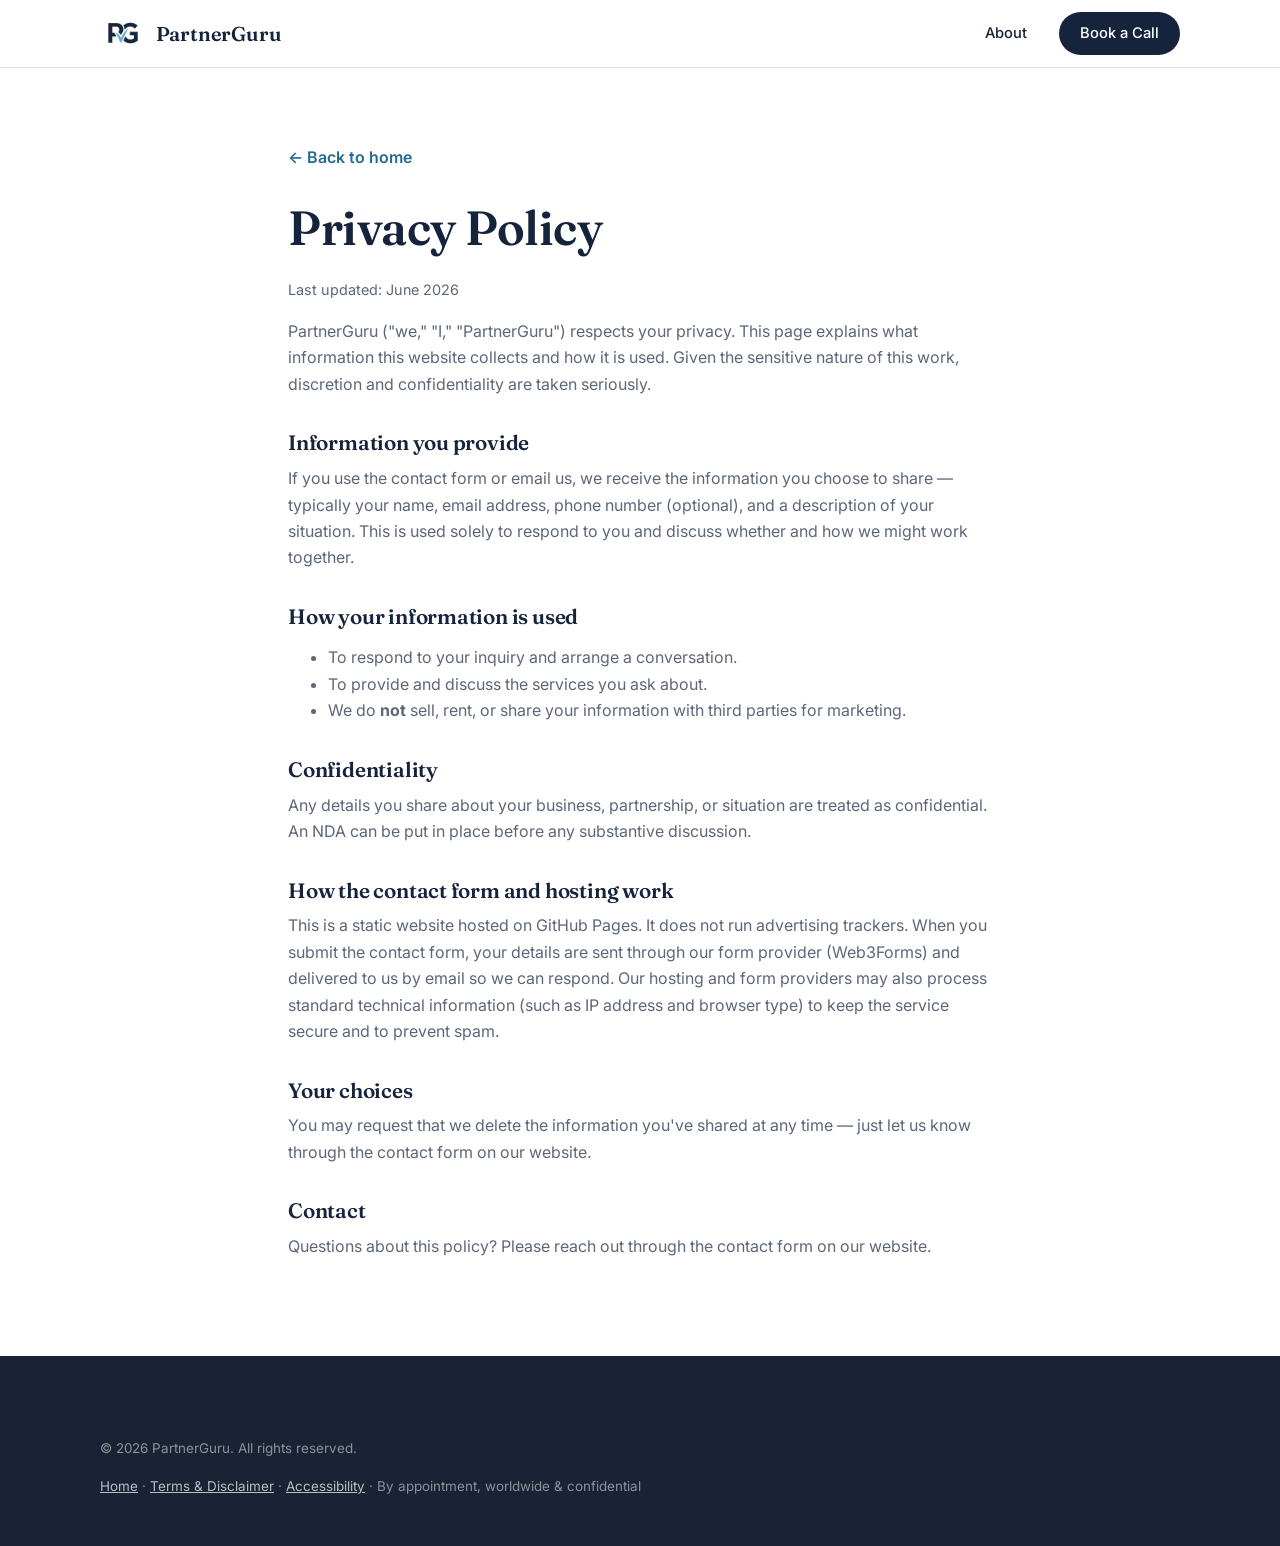
<file: privacy.html>
<!DOCTYPE html>
<html lang="en">
<head>
  <meta charset="UTF-8" />
  <meta name="viewport" content="width=device-width, initial-scale=1.0" />
  <title>Privacy Policy | PartnerGuru</title>
  <meta name="description" content="How PartnerGuru handles the information you share through this website." />
  <meta name="robots" content="noindex" />
  <link rel="icon" type="image/svg+xml" href="assets/favicon.svg" />
  <link rel="icon" type="image/png" sizes="32x32" href="assets/favicon-32.png" />
  <link rel="preconnect" href="https://fonts.googleapis.com" />
  <link rel="preconnect" href="https://fonts.gstatic.com" crossorigin />
  <link href="https://fonts.googleapis.com/css2?family=Fraunces:opsz,wght@9..144,400;9..144,600;9..144,700&family=Inter:wght@400;500;600;700&display=swap" rel="stylesheet" />
  <link rel="stylesheet" href="styles.css" />
  <style>
    .legal { max-width: 760px; margin: 0 auto; padding: clamp(6rem, 14vw, 9rem) clamp(1.25rem, 5vw, 1.75rem) 5rem; }
    .legal h1 { font-size: clamp(2rem, 4vw, 3rem); }
    .legal h2 { font-size: 1.3rem; margin-top: 2.2rem; }
    .legal p, .legal li { color: var(--muted); }
    .legal a.back { display: inline-block; margin-bottom: 2rem; color: var(--blue-deep); font-weight: 600; }
    .legal .updated { color: var(--muted); font-size: 0.9rem; }
  </style>
</head>
<body>
  <header class="site-header scrolled" id="header">
    <div class="container header-inner">
      <a href="index.html" class="brand" aria-label="PartnerGuru home">
        <img src="assets/logo.png" alt="PartnerGuru logo" class="brand-mark" />
        <span class="brand-name">PartnerGuru</span>
      </a>
      <nav class="nav" aria-label="Primary">
        <a href="index.html#about">About</a>
        <a href="index.html#contact" class="nav-cta">Book a Call</a>
      </nav>
    </div>
  </header>

  <main class="container legal">
    <a href="index.html" class="back">← Back to home</a>
    <h1>Privacy Policy</h1>
    <p class="updated">Last updated: June 2026</p>

    <p>PartnerGuru ("we," "I," "PartnerGuru") respects your privacy. This page explains what information this website collects and how it is used. Given the sensitive nature of this work, discretion and confidentiality are taken seriously.</p>

    <h2>Information you provide</h2>
    <p>If you use the contact form or email us, we receive the information you choose to share — typically your name, email address, phone number (optional), and a description of your situation. This is used solely to respond to you and discuss whether and how we might work together.</p>

    <h2>How your information is used</h2>
    <ul>
      <li>To respond to your inquiry and arrange a conversation.</li>
      <li>To provide and discuss the services you ask about.</li>
      <li>We do <strong>not</strong> sell, rent, or share your information with third parties for marketing.</li>
    </ul>

    <h2>Confidentiality</h2>
    <p>Any details you share about your business, partnership, or situation are treated as confidential. An NDA can be put in place before any substantive discussion.</p>

    <h2>How the contact form and hosting work</h2>
    <p>This is a static website hosted on GitHub Pages. It does not run advertising trackers. When you submit the contact form, your details are sent through our form provider (Web3Forms) and delivered to us by email so we can respond. Our hosting and form providers may also process standard technical information (such as IP address and browser type) to keep the service secure and to prevent spam.</p>

    <h2>Your choices</h2>
    <p>You may request that we delete the information you've shared at any time — just let us know through the <a href="index.html#contact">contact form</a> on our website.</p>

    <h2>Contact</h2>
    <p>Questions about this policy? Please reach out through the <a href="index.html#contact">contact form</a> on our website.</p>
  </main>

  <footer class="site-footer">
    <div class="container footer-bottom" style="border:0;">
      <p>&copy; <span id="year"></span> PartnerGuru. All rights reserved.</p>
      <p><a href="index.html">Home</a> · <a href="terms.html">Terms &amp; Disclaimer</a> · <a href="accessibility.html">Accessibility</a> · By appointment, worldwide &amp; confidential</p>
    </div>
  </footer>
  <script>document.getElementById('year').textContent = new Date().getFullYear();</script>
</body>
</html>
</file>
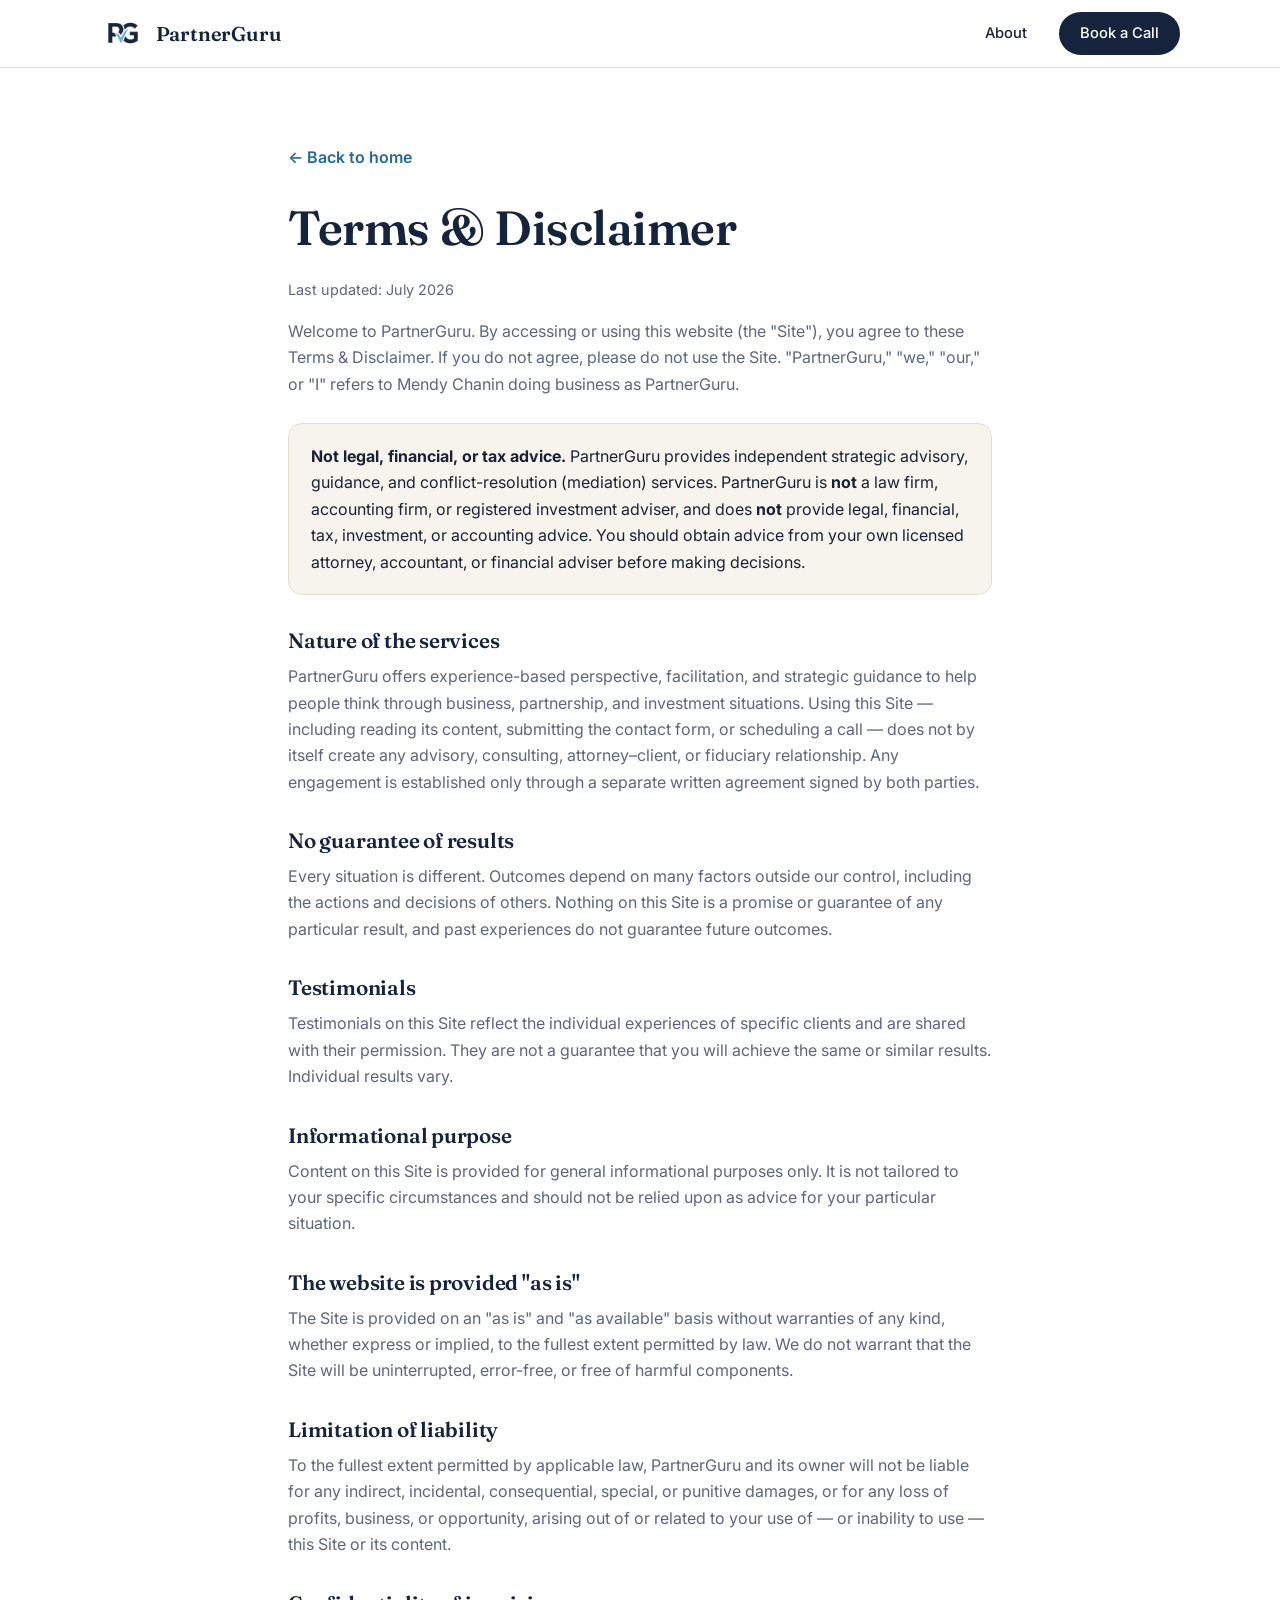
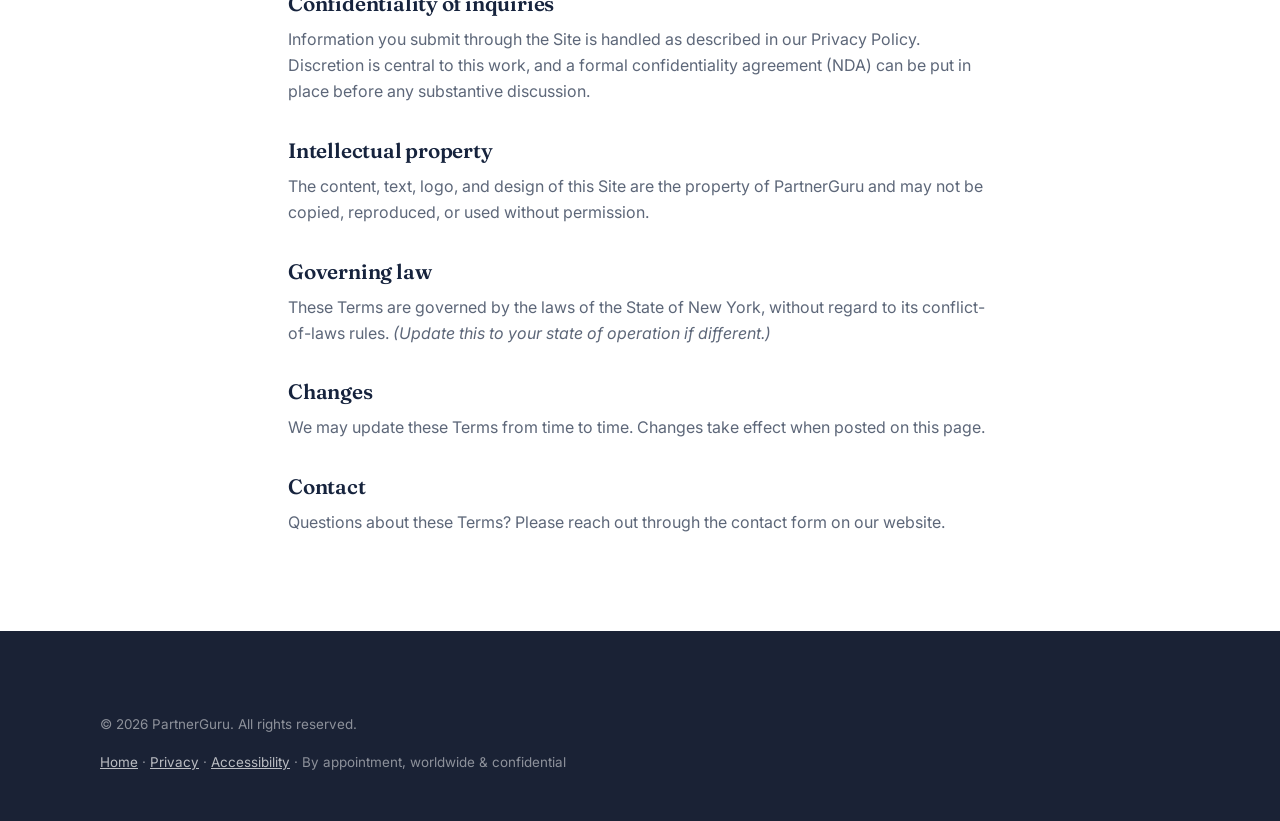
<file: terms.html>
<!DOCTYPE html>
<html lang="en">
<head>
  <meta charset="UTF-8" />
  <meta name="viewport" content="width=device-width, initial-scale=1.0" />
  <title>Terms &amp; Disclaimer | PartnerGuru</title>
  <meta name="description" content="Terms of use and important disclaimers for the PartnerGuru website." />
  <meta name="robots" content="noindex" />
  <link rel="icon" type="image/svg+xml" href="assets/favicon.svg" />
  <link rel="icon" type="image/png" sizes="32x32" href="assets/favicon-32.png" />
  <link rel="preconnect" href="https://fonts.googleapis.com" />
  <link rel="preconnect" href="https://fonts.gstatic.com" crossorigin />
  <link href="https://fonts.googleapis.com/css2?family=Fraunces:opsz,wght@9..144,400;9..144,600;9..144,700&family=Inter:wght@400;500;600;700&display=swap" rel="stylesheet" />
  <link rel="stylesheet" href="styles.css" />
  <style>
    .legal { max-width: 760px; margin: 0 auto; padding: clamp(6rem, 14vw, 9rem) clamp(1.25rem, 5vw, 1.75rem) 5rem; }
    .legal h1 { font-size: clamp(2rem, 4vw, 3rem); }
    .legal h2 { font-size: 1.3rem; margin-top: 2.2rem; }
    .legal p, .legal li { color: var(--muted); }
    .legal a.back { display: inline-block; margin-bottom: 2rem; color: var(--blue-deep); font-weight: 600; }
    .legal .updated { color: var(--muted); font-size: 0.9rem; }
    .legal .callout { background: var(--cream); border: 1px solid var(--line); border-radius: 14px; padding: 1.2rem 1.4rem; margin: 1.6rem 0; }
    .legal .callout p { margin: 0; color: var(--ink); }
  </style>
</head>
<body>
  <header class="site-header scrolled" id="header">
    <div class="container header-inner">
      <a href="index.html" class="brand" aria-label="PartnerGuru home">
        <img src="assets/logo.png" alt="PartnerGuru logo" class="brand-mark" />
        <span class="brand-name">PartnerGuru</span>
      </a>
      <nav class="nav" aria-label="Primary">
        <a href="index.html#about">About</a>
        <a href="index.html#contact" class="nav-cta">Book a Call</a>
      </nav>
    </div>
  </header>

  <main class="container legal">
    <a href="index.html" class="back">← Back to home</a>
    <h1>Terms &amp; Disclaimer</h1>
    <p class="updated">Last updated: July 2026</p>

    <p>Welcome to PartnerGuru. By accessing or using this website (the "Site"), you agree to these Terms &amp; Disclaimer. If you do not agree, please do not use the Site. "PartnerGuru," "we," "our," or "I" refers to Mendy Chanin doing business as PartnerGuru.</p>

    <div class="callout">
      <p><strong>Not legal, financial, or tax advice.</strong> PartnerGuru provides independent strategic advisory, guidance, and conflict-resolution (mediation) services. PartnerGuru is <strong>not</strong> a law firm, accounting firm, or registered investment adviser, and does <strong>not</strong> provide legal, financial, tax, investment, or accounting advice. You should obtain advice from your own licensed attorney, accountant, or financial adviser before making decisions.</p>
    </div>

    <h2>Nature of the services</h2>
    <p>PartnerGuru offers experience-based perspective, facilitation, and strategic guidance to help people think through business, partnership, and investment situations. Using this Site — including reading its content, submitting the contact form, or scheduling a call — does not by itself create any advisory, consulting, attorney–client, or fiduciary relationship. Any engagement is established only through a separate written agreement signed by both parties.</p>

    <h2>No guarantee of results</h2>
    <p>Every situation is different. Outcomes depend on many factors outside our control, including the actions and decisions of others. Nothing on this Site is a promise or guarantee of any particular result, and past experiences do not guarantee future outcomes.</p>

    <h2>Testimonials</h2>
    <p>Testimonials on this Site reflect the individual experiences of specific clients and are shared with their permission. They are not a guarantee that you will achieve the same or similar results. Individual results vary.</p>

    <h2>Informational purpose</h2>
    <p>Content on this Site is provided for general informational purposes only. It is not tailored to your specific circumstances and should not be relied upon as advice for your particular situation.</p>

    <h2>The website is provided "as is"</h2>
    <p>The Site is provided on an "as is" and "as available" basis without warranties of any kind, whether express or implied, to the fullest extent permitted by law. We do not warrant that the Site will be uninterrupted, error-free, or free of harmful components.</p>

    <h2>Limitation of liability</h2>
    <p>To the fullest extent permitted by applicable law, PartnerGuru and its owner will not be liable for any indirect, incidental, consequential, special, or punitive damages, or for any loss of profits, business, or opportunity, arising out of or related to your use of — or inability to use — this Site or its content.</p>

    <h2>Confidentiality of inquiries</h2>
    <p>Information you submit through the Site is handled as described in our <a href="privacy.html">Privacy Policy</a>. Discretion is central to this work, and a formal confidentiality agreement (NDA) can be put in place before any substantive discussion.</p>

    <h2>Intellectual property</h2>
    <p>The content, text, logo, and design of this Site are the property of PartnerGuru and may not be copied, reproduced, or used without permission.</p>

    <h2>Governing law</h2>
    <p>These Terms are governed by the laws of the State of New York, without regard to its conflict-of-laws rules. <em>(Update this to your state of operation if different.)</em></p>

    <h2>Changes</h2>
    <p>We may update these Terms from time to time. Changes take effect when posted on this page.</p>

    <h2>Contact</h2>
    <p>Questions about these Terms? Please reach out through the <a href="index.html#contact">contact form</a> on our website.</p>
  </main>

  <footer class="site-footer">
    <div class="container footer-bottom" style="border:0;">
      <p>&copy; <span id="year"></span> PartnerGuru. All rights reserved.</p>
      <p><a href="index.html">Home</a> · <a href="privacy.html">Privacy</a> · <a href="accessibility.html">Accessibility</a> · By appointment, worldwide &amp; confidential</p>
    </div>
  </footer>
  <script>document.getElementById('year').textContent = new Date().getFullYear();</script>
</body>
</html>
</file>
<file: styles.css>
/* ===================================================================
   PartnerGuru — styles.css
   Palette: deep navy + warm gold accent + warm paper
=================================================================== */

:root {
  --navy:    #16233d;
  --navy-2:  #1d3052;
  --ink:     #1a2235;
  --blue:      #69b0d3;
  --blue-2:    #8cc4e0;
  --blue-deep: #256a90;
  --blue-tint: #e8f3f9;
  --paper:   #ffffff;
  --cream:   #f7f4ee;
  --cream-2: #efe9df;
  --muted:   #5d6779;
  --line:    #e4ddd1;
  --radius:  16px;
  --radius-lg: 26px;
  --shadow:  0 18px 50px -22px rgba(22, 35, 61, 0.35);
  --shadow-sm: 0 8px 24px -14px rgba(22, 35, 61, 0.30);
  --maxw: 1160px;
  --ease: cubic-bezier(0.22, 1, 0.36, 1);
}

* { box-sizing: border-box; }

html { scroll-behavior: smooth; }

/* ---------- Accessibility ---------- */
.skip-link {
  position: absolute;
  left: 50%;
  transform: translateX(-50%) translateY(-120%);
  top: 0.6rem;
  z-index: 200;
  background: var(--navy);
  color: #fff;
  padding: 0.7rem 1.3rem;
  border-radius: 0 0 12px 12px;
  font-weight: 600;
  transition: transform 0.2s var(--ease);
}
.skip-link:focus { transform: translateX(-50%) translateY(0); outline: 3px solid var(--blue); }

:focus-visible {
  outline: 3px solid var(--blue-deep);
  outline-offset: 2px;
  border-radius: 4px;
}
/* On dark sections, use a lighter focus ring for visibility */
.process :focus-visible,
.contact :focus-visible,
.site-footer :focus-visible,
.about-card :focus-visible { outline-color: var(--blue-2); }
main:focus { outline: none; }

body {
  margin: 0;
  font-family: "Inter", system-ui, -apple-system, sans-serif;
  color: var(--ink);
  background: var(--paper);
  line-height: 1.65;
  -webkit-font-smoothing: antialiased;
  text-rendering: optimizeLegibility;
}

h1, h2, h3 {
  font-family: "Fraunces", Georgia, serif;
  font-weight: 600;
  line-height: 1.08;
  letter-spacing: -0.01em;
  color: var(--navy);
  margin: 0 0 0.5em;
}

p { margin: 0 0 1rem; }

a { color: inherit; text-decoration: none; }

img { max-width: 100%; display: block; }

.container {
  width: 100%;
  max-width: var(--maxw);
  margin: 0 auto;
  padding: 0 clamp(1.2rem, 4vw, 2.5rem);
}

.container.narrow { max-width: 780px; }

.section { padding: clamp(4rem, 9vw, 7.5rem) 0; }

.eyebrow {
  text-transform: uppercase;
  letter-spacing: 0.18em;
  font-size: 0.74rem;
  font-weight: 600;
  color: var(--blue-deep);
  margin: 0 0 1rem;
}
.eyebrow.light { color: var(--blue-2); }

/* ---------- Buttons ---------- */
.btn {
  display: inline-flex;
  align-items: center;
  justify-content: center;
  gap: 0.5rem;
  padding: 0.95rem 1.8rem;
  border-radius: 999px;
  font-weight: 600;
  font-size: 0.96rem;
  letter-spacing: 0.01em;
  cursor: pointer;
  border: 1px solid transparent;
  transition: transform 0.25s var(--ease), box-shadow 0.25s var(--ease),
              background 0.25s var(--ease), color 0.25s var(--ease);
}
.btn-primary {
  background: var(--blue);
  color: var(--navy);
  box-shadow: 0 14px 30px -12px rgba(105, 176, 211, 0.65);
}
.btn-primary:hover { background: var(--blue-2); transform: translateY(-2px); }
.btn-ghost {
  background: transparent;
  border-color: rgba(22, 35, 61, 0.25);
  color: var(--navy);
}
.btn-ghost:hover { border-color: var(--navy); transform: translateY(-2px); }
.btn-block { width: 100%; }

/* ---------- Header ---------- */
.site-header {
  position: fixed;
  inset: 0 0 auto 0;
  z-index: 100;
  padding: 1.1rem 0;
  transition: background 0.3s var(--ease), box-shadow 0.3s var(--ease), padding 0.3s var(--ease);
}
.site-header.scrolled {
  background: rgba(255, 255, 255, 0.85);
  backdrop-filter: saturate(180%) blur(14px);
  box-shadow: 0 1px 0 var(--line);
  padding: 0.65rem 0;
}
.header-inner { display: flex; align-items: center; justify-content: space-between; }

.brand { display: flex; align-items: center; gap: 0.6rem; }
.brand-mark { width: 56px; height: 56px; object-fit: contain; transition: width 0.3s var(--ease), height 0.3s var(--ease); }
.site-header.scrolled .brand-mark { width: 46px; height: 46px; }
.brand-name {
  font-family: "Fraunces", serif;
  font-weight: 600;
  font-size: 1.3rem;
  letter-spacing: -0.01em;
  color: var(--navy);
}
.brand-name {
  font-family: "Fraunces", serif;
  font-weight: 600;
  font-size: 1.25rem;
  color: var(--navy);
  letter-spacing: -0.01em;
}

.nav { display: flex; align-items: center; gap: 2rem; }
.nav a {
  font-size: 0.92rem;
  font-weight: 500;
  color: var(--ink);
  position: relative;
  transition: color 0.2s;
}
.nav a:not(.nav-cta)::after {
  content: "";
  position: absolute;
  left: 0; bottom: -6px;
  width: 0; height: 2px;
  background: var(--blue);
  transition: width 0.3s var(--ease);
}
.nav a:not(.nav-cta):hover::after { width: 100%; }
.nav .nav-cta {
  background: var(--navy);
  color: #fff;
  padding: 0.6rem 1.3rem;
  border-radius: 999px;
  transition: background 0.25s, transform 0.25s;
}
.nav .nav-cta:hover { background: var(--navy-2); transform: translateY(-1px); }

.nav-backdrop {
  position: fixed;
  inset: 0;
  background: rgba(16, 35, 61, 0.45);
  opacity: 0;
  visibility: hidden;
  transition: opacity 0.3s var(--ease), visibility 0.3s var(--ease);
  z-index: 95;
}
.nav-backdrop.show { opacity: 1; visibility: visible; }
@media (min-width: 761px) { .nav-backdrop { display: none; } }
body.menu-open { overflow: hidden; }

.nav-toggle {
  display: none;
  flex-direction: column;
  gap: 5px;
  background: none;
  border: 0;
  cursor: pointer;
  padding: 8px;
}
.nav-toggle span {
  width: 26px; height: 2px;
  background: var(--navy);
  border-radius: 2px;
  transition: transform 0.3s var(--ease), opacity 0.3s;
}
.nav-toggle.open span:nth-child(1) { transform: translateY(7px) rotate(45deg); }
.nav-toggle.open span:nth-child(2) { opacity: 0; }
.nav-toggle.open span:nth-child(3) { transform: translateY(-7px) rotate(-45deg); }

/* ---------- Hero ---------- */
.hero {
  position: relative;
  padding: clamp(6rem, 11vw, 9.5rem) 0 clamp(2.5rem, 5vw, 4.5rem);
  background:
    radial-gradient(120% 95% at 88% -10%, var(--blue-tint) 0%, var(--cream) 38%, var(--paper) 70%);
  overflow: hidden;
}
.hero-grid {
  display: grid;
  grid-template-columns: 1.12fr 0.88fr;
  gap: clamp(2rem, 5vw, 4.5rem);
  align-items: center;
}
.hero h1 {
  font-size: clamp(2.1rem, 3.2vw, 3.2rem);
  line-height: 1.16;
  margin-bottom: 1.3rem;
  text-wrap: balance;
}
.hero h1 .br-sm { display: none; }
.hero-brand {
  font-family: "Fraunces", serif;
  font-weight: 600;
  font-size: clamp(1.5rem, 2.4vw, 1.9rem);
  letter-spacing: -0.01em;
  color: var(--navy);
  margin: 0 0 1.1rem;
  display: inline-flex;
  align-items: center;
  gap: 0.65rem;
}
.hero-brand::before,
.hero-brand::after {
  content: "";
  width: 26px;
  height: 3px;
  border-radius: 3px;
  background: var(--blue);
}
.hero-brand--caption {
  display: flex;
  justify-content: center;
  margin: 1.9rem 0 0;
}
.lede {
  font-size: clamp(1.02rem, 1.5vw, 1.18rem);
  line-height: 1.7;
  color: var(--muted);
  max-width: 46ch;
  margin-bottom: 2rem;
  text-wrap: pretty;
}
.hero-actions { display: flex; flex-wrap: wrap; gap: 0.9rem; margin-bottom: 2.6rem; }

.hero-trust {
  display: flex;
  flex-wrap: wrap;
  gap: 1rem 2.2rem;
  list-style: none;
  padding: 1.3rem 0 0;
  margin: 0 0 1.9rem;
  border-top: 1px solid var(--line);
}
.hero-trust li { display: flex; flex-direction: column; }
.hero-trust strong { font-family: "Fraunces", serif; font-size: 1.5rem; color: var(--navy); }
.hero-trust span { font-size: 0.78rem; text-transform: uppercase; letter-spacing: 0.12em; color: var(--muted); }

.hero-photo { position: relative; }
.hero-photo > img {
  width: 100%;
  border-radius: var(--radius-lg);
  box-shadow: var(--shadow);
  aspect-ratio: 4 / 3.2;
  object-fit: cover;
  object-position: center 25%;
}
.hero-photo-badge {
  position: absolute;
  bottom: -22px; left: -22px;
  width: 84px; height: 84px;
  background: #fff;
  border-radius: 20px;
  box-shadow: var(--shadow-sm);
  display: grid;
  place-items: center;
  padding: 14px;
}
.hero-photo-badge img { width: 100%; }

/* ---------- Intro ---------- */
.intro { padding: clamp(3.5rem, 7vw, 6rem) 0; background: var(--paper); }
.intro-lead {
  font-family: "Fraunces", serif;
  font-size: clamp(1.4rem, 2.6vw, 2rem);
  line-height: 1.35;
  color: var(--navy);
  margin-bottom: 1.2rem;
}
.intro p:not(.intro-lead) { color: var(--muted); font-size: 1.08rem; }

/* ---------- Section heads ---------- */
.section-head { max-width: 720px; margin: 0 auto clamp(2.5rem, 5vw, 4rem); text-align: center; }
.section-head h2 { font-size: clamp(1.8rem, 3.6vw, 2.8rem); }
.section-sub { color: var(--muted); font-size: 1.08rem; margin-top: 1rem; }

/* ---------- Situations cards ---------- */
.situations { background: var(--cream); }
.cards {
  display: grid;
  grid-template-columns: repeat(4, 1fr);
  gap: 1.1rem;
}
.card {
  background: #fff;
  border: 1px solid var(--line);
  border-radius: var(--radius);
  padding: 1.7rem 1.5rem;
  transition: transform 0.3s var(--ease), box-shadow 0.3s var(--ease), border-color 0.3s;
}
.card:hover { transform: translateY(-6px); box-shadow: var(--shadow); border-color: transparent; }
.card-icon {
  width: 46px; height: 46px;
  display: grid; place-items: center;
  border-radius: 12px;
  background: var(--blue-tint);
  color: var(--blue-deep);
  font-size: 1.3rem;
  margin-bottom: 1.1rem;
}
.card h3 { font-size: 1.18rem; margin-bottom: 0.4rem; }
.card p { color: var(--muted); font-size: 0.95rem; margin: 0; }

/* ---------- Process / Intensive ---------- */
.process { background: var(--navy); color: #fff; }
.process h2, .process .section-head h2 { color: #fff; }
.process .section-sub { color: rgba(255,255,255,0.72); }
.steps { display: grid; grid-template-columns: repeat(3, 1fr); gap: 1.4rem; }
.step {
  background: rgba(255, 255, 255, 0.04);
  border: 1px solid rgba(255, 255, 255, 0.12);
  border-radius: var(--radius);
  padding: 2.2rem 1.9rem;
  transition: transform 0.3s var(--ease), background 0.3s;
}
.step:hover { transform: translateY(-6px); background: rgba(255, 255, 255, 0.07); }
.step-num {
  font-family: "Fraunces", serif;
  font-size: 2.4rem;
  color: var(--blue);
  display: block;
  margin-bottom: 0.6rem;
}
.step h3 { color: #fff; font-size: 1.4rem; }
.step p { color: rgba(255, 255, 255, 0.74); margin: 0; }

/* ---------- Investment ---------- */
.investment { background: var(--cream); }
.tiers {
  display: grid;
  grid-template-columns: repeat(2, 1fr);
  gap: 1.6rem;
  max-width: 960px;
  margin: 0 auto;
  align-items: stretch;
}
.tier {
  background: #fff;
  border: 1px solid var(--line);
  border-radius: var(--radius-lg);
  padding: 2.4rem 2.2rem;
  display: flex;
  flex-direction: column;
  text-align: left;
  box-shadow: var(--shadow-sm);
  transition: transform 0.3s var(--ease), box-shadow 0.3s var(--ease);
}
.tier:hover { transform: translateY(-4px); box-shadow: var(--shadow); }
.tier h3 { font-size: 1.5rem; margin-bottom: 0.6rem; }
.tier-price {
  font-family: "Fraunces", serif;
  font-size: 2.3rem;
  font-weight: 600;
  color: var(--navy);
  line-height: 1;
  margin-bottom: 1.4rem;
}
.tier-price span { color: var(--blue-deep); font-weight: 400; }
.tier p { color: var(--muted); font-size: 1rem; margin: 0 0 1rem; }
.tier-list { list-style: none; padding: 0; margin: 0.2rem 0 1.2rem; }
.tier-list li { position: relative; padding-left: 1.6rem; color: var(--ink); margin-bottom: 0.55rem; font-size: 0.98rem; }
.tier-list li::before { content: "✓"; position: absolute; left: 0; top: 0.05rem; color: var(--blue-deep); font-weight: 700; }
.tier .tier-note { font-size: 0.9rem; font-style: italic; }
.tier .tier-line {
  margin: auto 0 0;
  padding-top: 1.2rem;
  border-top: 1px solid var(--line);
  color: var(--ink);
  font-weight: 500;
  font-size: 1.02rem;
}
.tiers-cta { text-align: center; margin-top: 2.6rem; }

/* ---------- Is PartnerGuru right for you ---------- */
.fit { background: var(--paper); }
.fit-callout {
  background: linear-gradient(160deg, var(--navy) 0%, var(--navy-2) 100%);
  color: #fff;
  border-radius: var(--radius-lg);
  padding: clamp(1.8rem, 4vw, 2.5rem) clamp(1.5rem, 4vw, 2.3rem);
  max-width: 720px;
  margin: clamp(2rem, 5vw, 3rem) auto 0;
  box-shadow: var(--shadow);
  text-align: left;
}
.fit-callout h3 { color: #fff; font-size: clamp(1.35rem, 2.5vw, 1.6rem); margin-bottom: 0.9rem; }
.fit-callout p { color: rgba(255, 255, 255, 0.85); font-size: 1.04rem; line-height: 1.72; margin: 0; }
.fit-callout em { color: var(--blue-2); font-style: italic; }
.fit-intro { font-weight: 600; color: #fff !important; margin-bottom: 1.1rem !important; }
.fit-list {
  list-style: none; padding: 0; margin: 0 0 1.4rem;
  display: grid; grid-template-columns: 1fr 1fr; gap: 0.8rem 1.6rem;
}
.fit-list li {
  position: relative; padding-left: 1.9rem;
  color: rgba(255, 255, 255, 0.92); font-size: 1.02rem; line-height: 1.5;
}
.fit-list li::before {
  content: "✓"; position: absolute; left: 0; top: -0.05rem;
  color: var(--navy); background: var(--blue); font-size: 0.72rem; font-weight: 700;
  width: 1.25rem; height: 1.25rem; border-radius: 50%;
  display: inline-flex; align-items: center; justify-content: center;
}
.fit-not {
  margin: 0 !important; padding-top: 1.3rem;
  border-top: 1px solid rgba(255, 255, 255, 0.15);
  color: rgba(255, 255, 255, 0.62) !important; font-size: 0.98rem !important;
}
@media (max-width: 620px) { .fit-list { grid-template-columns: 1fr; } }
.fit-close {
  font-family: "Fraunces", serif;
  font-size: clamp(1.2rem, 2.2vw, 1.45rem);
  color: var(--navy);
  text-align: center;
  max-width: 52ch;
  margin: 2.4rem auto 1.8rem;
  line-height: 1.4;
}
.fit-cta { text-align: center; }

/* ---------- Hero credibility line ---------- */
.hero-credibility {
  margin-top: 1.1rem;
  font-size: 0.98rem;
  line-height: 1.55;
  color: var(--blue-deep);
  font-weight: 600;
  max-width: 46ch;
}

/* ---------- Before You Spend Years in Court ---------- */
.litigation { background: var(--navy); color: #fff; }
.litigation h2 { color: #fff; }
.lit-body { margin-top: 1.9rem; }
.lit-body p {
  color: rgba(255, 255, 255, 0.80);
  font-size: 1.07rem; line-height: 1.75; margin-top: 1.15rem; max-width: 62ch;
}
.lit-lead {
  font-family: "Fraunces", serif; color: #fff !important;
  font-size: clamp(1.35rem, 2.6vw, 1.85rem) !important; line-height: 1.32 !important;
  margin-top: 0 !important;
}
.lit-close {
  font-family: "Fraunces", serif; font-style: italic; color: var(--blue-2) !important;
  font-size: clamp(1.15rem, 2.1vw, 1.45rem) !important; line-height: 1.4 !important;
  margin-top: 1.8rem !important;
}

/* ---------- Testimonials ---------- */
.testimonials { background: var(--paper); }
.quotes { display: grid; grid-template-columns: repeat(3, 1fr); gap: 1.4rem; }
.quote {
  background: var(--cream);
  border-radius: var(--radius);
  padding: 2rem 1.8rem;
  margin: 0;
  border: 1px solid var(--line);
  position: relative;
  display: flex;
  flex-direction: column;
}
.quote::before {
  content: "\201C";
  font-family: "Fraunces", serif;
  font-size: 4.5rem;
  line-height: 1;
  color: var(--blue);
  opacity: 0.35;
  position: absolute;
  top: 0.6rem; left: 1.2rem;
}
.quote blockquote {
  margin: 1.4rem 0 1.5rem;
  font-size: 1.08rem;
  color: var(--ink);
  position: relative;
  z-index: 1;
}
.quote figcaption { display: flex; flex-direction: column; margin-top: auto; border-top: 1px solid var(--line); padding-top: 1rem; }
.quote figcaption strong { color: var(--navy); }
.quote figcaption span { font-size: 0.8rem; text-transform: uppercase; letter-spacing: 0.1em; color: var(--muted); }
.quotes-note { text-align: center; font-size: 0.85rem; color: var(--muted); margin: 2.2rem auto 0; max-width: 62ch; }

/* ---------- About ---------- */
.about { background: var(--cream); }
.about-grid {
  display: grid;
  grid-template-columns: 0.85fr 1.15fr;
  gap: clamp(2rem, 5vw, 4.5rem);
  align-items: center;
}
.about-photo img {
  width: 100%;
  border-radius: var(--radius-lg);
  box-shadow: var(--shadow);
  aspect-ratio: 3 / 3.4;
  object-fit: cover;
  object-position: center 20%;
}
.about-copy h2 { font-size: clamp(1.7rem, 3.2vw, 2.5rem); margin-bottom: 1.2rem; }
.about-copy p { color: var(--muted); }
.signature {
  font-family: "Fraunces", serif;
  font-style: italic;
  font-size: 1.15rem;
  color: var(--navy);
  margin-top: 1.4rem;
}
.credentials {
  list-style: none;
  padding: 1.6rem 0 0;
  margin: 1.6rem 0 1.4rem;
  border-top: 1px solid var(--line);
  display: grid;
  grid-template-columns: repeat(2, 1fr);
  gap: 0.7rem 1.5rem;
}
.credentials li { position: relative; padding-left: 1.6rem; font-weight: 500; color: var(--ink); }
.credentials li::before {
  content: "✓";
  position: absolute; left: 0;
  color: var(--blue-deep);
  font-weight: 700;
}
.linkedin-link { color: var(--navy); font-weight: 600; border-bottom: 2px solid var(--blue); padding-bottom: 2px; }
.linkedin-link:hover { color: var(--blue-deep); }

/* ---------- Contact ---------- */
.contact { background: var(--navy); color: #fff; text-align: center; }
.contact h2 { color: #fff; font-size: clamp(1.9rem, 4vw, 3rem); }
.contact-sub { color: rgba(255,255,255,0.75); font-size: 1.1rem; max-width: 56ch; margin: 0 auto 2.5rem; }

.contact-form { text-align: left; max-width: 560px; margin: 0 auto; }
.contact-form label {
  display: block;
  font-size: 0.85rem;
  font-weight: 600;
  letter-spacing: 0.03em;
  color: rgba(255,255,255,0.85);
  margin-bottom: 1rem;
}
.contact-form .opt { font-weight: 400; color: rgba(255,255,255,0.5); }
.field-row { display: grid; grid-template-columns: 1fr 1fr; gap: 1rem; }
.contact-form input,
.contact-form textarea {
  width: 100%;
  margin-top: 0.4rem;
  padding: 0.85rem 1rem;
  border-radius: 12px;
  border: 1px solid rgba(255,255,255,0.18);
  background: rgba(255,255,255,0.06);
  color: #fff;
  font-family: inherit;
  font-size: 0.98rem;
  transition: border-color 0.2s, background 0.2s;
}
.contact-form input::placeholder,
.contact-form textarea::placeholder { color: rgba(255,255,255,0.4); }
.contact-form input:focus,
.contact-form textarea:focus {
  outline: none;
  border-color: var(--blue);
  background: rgba(255,255,255,0.10);
}
.contact-form .btn-block { margin-top: 0.6rem; }
.form-or { text-align: center; font-size: 0.92rem; color: rgba(255,255,255,0.6); margin-top: 1.2rem; }
.form-or a { color: var(--blue-2); font-weight: 600; }
.form-or a:hover { text-decoration: underline; }
.hp-field { position: absolute; left: -9999px; width: 1px; height: 1px; overflow: hidden; }
.form-success { text-align: center; padding: 1.5rem 0.5rem; }
.form-success h3 { color: #fff; font-size: 1.6rem; margin-bottom: 0.6rem; }
.form-success p { color: rgba(255, 255, 255, 0.82); margin: 0; }
.form-error { color: #ffd9d0; font-size: 0.92rem; text-align: center; margin: 1rem 0 0; }

/* ---------- Footer ---------- */
.site-footer { background: var(--ink); color: rgba(255,255,255,0.7); padding: 3.5rem 0 2rem; }
.footer-inner {
  display: flex;
  justify-content: space-between;
  align-items: center;
  flex-wrap: wrap;
  gap: 1.5rem;
  padding-bottom: 2rem;
  border-bottom: 1px solid rgba(255,255,255,0.12);
}
.footer-brand { display: flex; align-items: center; gap: 0.9rem; }
.footer-mark { width: 46px; height: 46px; background: #fff; border-radius: 12px; padding: 7px; }
.footer-name { font-family: "Fraunces", serif; font-size: 1.2rem; color: #fff; margin: 0; }
.footer-tag { margin: 0; font-size: 0.9rem; }
.footer-nav { display: flex; gap: 1.6rem; flex-wrap: wrap; }
.footer-nav a { font-size: 0.92rem; transition: color 0.2s; }
.footer-nav a:hover { color: var(--blue); }
.footer-bottom {
  padding-top: 1.6rem;
  font-size: 0.84rem;
  color: rgba(255,255,255,0.5);
}
.footer-disclaimer {
  font-size: 0.76rem;
  line-height: 1.65;
  color: rgba(255, 255, 255, 0.4);
  margin: 0 0 1.3rem;
  max-width: 960px;
}
.footer-legal {
  display: flex;
  justify-content: space-between;
  flex-wrap: wrap;
  gap: 0.5rem;
}
.footer-legal p { margin: 0; }

/* ---------- Trust strip ---------- */
.assurance { background: var(--cream); border-top: 1px solid var(--line); border-bottom: 1px solid var(--line); padding: 1.05rem 0; }
.assurance-inner {
  display: flex;
  align-items: center;
  justify-content: center;
  flex-wrap: wrap;
  gap: 0.55rem;
}
.assurance-item {
  display: inline-flex;
  align-items: center;
  gap: 0.45rem;
  font-size: 0.74rem;
  font-weight: 600;
  letter-spacing: 0.07em;
  text-transform: uppercase;
  color: var(--blue-deep);
  background: var(--blue-tint);
  border: 1px solid #d4e6f2;
  padding: 0.44rem 0.95rem 0.44rem 0.8rem;
  border-radius: 999px;
  white-space: nowrap;
}
.assurance-item svg { width: 15px; height: 15px; flex: none; }
.assurance-dot { display: none; }

/* ---------- Timeline ---------- */
.timeline {
  display: grid;
  grid-template-columns: repeat(3, 1fr);
  gap: 1rem;
  list-style: none;
  margin: 2.6rem 0 0;
  padding: 1.8rem 0 0;
  border-top: 1px solid rgba(255, 255, 255, 0.14);
  counter-reset: tl;
}
.timeline li {
  position: relative;
  text-align: center;
  padding-top: 1.4rem;
}
.timeline li::before {
  content: "";
  position: absolute;
  top: -1.85rem;
  left: 50%;
  transform: translateX(-50%);
  width: 13px; height: 13px;
  border-radius: 50%;
  background: var(--blue);
  box-shadow: 0 0 0 5px rgba(105, 176, 211, 0.18);
}
.timeline-when { display: block; font-family: "Fraunces", serif; font-size: 1.15rem; color: var(--blue-2); }
.timeline-what { display: block; font-size: 0.92rem; color: rgba(255, 255, 255, 0.72); margin-top: 0.2rem; }

/* ---------- About brand card ---------- */
.about-card {
  background: linear-gradient(160deg, var(--navy) 0%, var(--navy-2) 100%);
  border-radius: var(--radius-lg);
  padding: 2.6rem 2.2rem;
  color: #fff;
  box-shadow: var(--shadow);
  position: relative;
  overflow: hidden;
}
.about-card::after {
  content: "";
  position: absolute;
  right: -60px; bottom: -60px;
  width: 200px; height: 200px;
  border-radius: 50%;
  background: radial-gradient(circle, rgba(105, 176, 211, 0.28) 0%, transparent 70%);
}
.about-card-mark {
  width: 64px; height: 64px;
  background: #fff;
  border-radius: 16px;
  padding: 10px;
  margin-bottom: 1.4rem;
}
.about-card-quote {
  font-family: "Fraunces", serif;
  font-size: 1.4rem;
  line-height: 1.4;
  color: #fff;
  margin: 0 0 1.8rem;
  position: relative; z-index: 1;
}
.about-card-stats {
  display: flex;
  gap: 1.6rem;
  padding: 1.4rem 0;
  border-top: 1px solid rgba(255, 255, 255, 0.16);
  border-bottom: 1px solid rgba(255, 255, 255, 0.16);
}
.about-card-stats strong { display: block; font-family: "Fraunces", serif; font-size: 1.7rem; color: var(--blue-2); }
.about-card-stats span { font-size: 0.78rem; text-transform: uppercase; letter-spacing: 0.1em; color: rgba(255, 255, 255, 0.66); }
.about-card-values {
  margin: 1.4rem 0 0;
  text-transform: uppercase;
  letter-spacing: 0.22em;
  font-size: 0.78rem;
  font-weight: 600;
  color: var(--blue-2);
}

/* ---------- FAQ ---------- */
.faq { background: var(--paper); }
.faq-list { max-width: 760px; margin: 0 auto; }
.faq-item {
  border: 1px solid var(--line);
  border-radius: var(--radius);
  margin-bottom: 0.9rem;
  background: var(--cream);
  overflow: hidden;
  transition: border-color 0.25s, box-shadow 0.25s;
}
.faq-item[open] { border-color: var(--blue); box-shadow: var(--shadow-sm); background: #fff; }
.faq-item summary {
  cursor: pointer;
  list-style: none;
  padding: 1.2rem 1.4rem;
  font-family: "Fraunces", serif;
  font-size: 1.12rem;
  color: var(--navy);
  display: flex;
  align-items: center;
  justify-content: space-between;
  gap: 1rem;
}
.faq-item summary::-webkit-details-marker { display: none; }
.faq-item summary::after {
  content: "+";
  font-family: "Inter", sans-serif;
  font-size: 1.5rem;
  color: var(--blue-deep);
  transition: transform 0.25s var(--ease);
  line-height: 1;
}
.faq-item[open] summary::after { transform: rotate(45deg); }
.faq-item p { margin: 0; padding: 0 1.4rem 1.3rem; color: var(--muted); }

/* ---------- Sticky mobile CTA ---------- */
.mobile-cta {
  display: none;
  position: fixed;
  left: 1rem; right: 1rem; bottom: 1rem;
  z-index: 95;
  text-align: center;
  padding: 0.95rem 1rem;
  border-radius: 999px;
  background: var(--blue);
  color: var(--navy);
  font-weight: 700;
  box-shadow: 0 10px 30px -8px rgba(22, 35, 61, 0.45);
  transition: opacity 0.3s var(--ease);
}

/* ---------- Footer link ---------- */
.footer-bottom a { color: rgba(255, 255, 255, 0.7); text-decoration: underline; }
.footer-bottom a:hover { color: var(--blue-2); }

/* ---------- Reveal animation ---------- */
.reveal { opacity: 0; transform: translateY(28px); transition: opacity 0.7s var(--ease), transform 0.7s var(--ease); }
.reveal.in { opacity: 1; transform: none; }

@media (prefers-reduced-motion: reduce) {
  html { scroll-behavior: auto; }
  .reveal { opacity: 1; transform: none; transition: none; }
}

/* ---------- Responsive ---------- */
@media (max-width: 960px) {
  .cards { grid-template-columns: repeat(2, 1fr); }
  .hero-grid { grid-template-columns: 1fr; }
  .hero-media { order: -1; max-width: 460px; margin: 0 auto; width: 100%; }
  .about-grid { grid-template-columns: 1fr; }
  .about-photo { max-width: 420px; }
}

@media (max-width: 760px) {
  /* The header's backdrop-filter creates a containing block that traps the
     fixed nav drawer inside the header height. Disable it on mobile. */
  .site-header.scrolled {
    backdrop-filter: none;
    -webkit-backdrop-filter: none;
    background: rgba(255, 255, 255, 0.98);
  }
  .nav {
    position: fixed;
    inset: 0 0 0 auto;
    height: 100dvh;
    width: min(80vw, 320px);
    z-index: 105;
    flex-direction: column;
    align-items: flex-start;
    justify-content: center;
    gap: 1.6rem;
    padding: 2rem 2.2rem;
    background: #fff;
    box-shadow: -20px 0 60px -30px rgba(0,0,0,0.4);
    transform: translateX(100%);
    transition: transform 0.4s var(--ease);
  }
  .nav.open { transform: translateX(0); }
  .nav a { font-size: 1.1rem; }
  .nav-toggle { display: flex; z-index: 110; }
  body.menu-open .mobile-cta { opacity: 0; pointer-events: none; }
  .hero-media { max-width: 330px; }
  .hero h1 .br-sm { display: inline; }
  .hero h1 .br-lg { display: none; }
  .steps, .quotes, .tiers { grid-template-columns: 1fr; }
  .field-row { grid-template-columns: 1fr; }
  .footer-inner { flex-direction: column; align-items: flex-start; }
}

@media (max-width: 760px) {
  .brand-mark { width: 48px; height: 48px; }
  .site-header.scrolled .brand-mark { width: 42px; height: 42px; }
}

@media (max-width: 760px) {
  .mobile-cta { display: block; }
  body { padding-bottom: 4.5rem; }
  .about-card-quote { font-size: 1.25rem; }
}

@media (max-width: 460px) {
  .cards { grid-template-columns: 1fr; }
  .hero-trust { display: grid; grid-template-columns: repeat(3, 1fr); gap: 1rem 0.6rem; }
  .hero-trust strong { font-size: 1.2rem; }
  .hero-trust span { font-size: 0.66rem; letter-spacing: 0.07em; }
  .hero-actions .btn { width: 100%; }
  .brand-mark { width: 44px; height: 44px; }
  .tier { padding: 1.9rem 1.5rem; }
  .tier-price { font-size: 1.7rem; }
  .timeline { grid-template-columns: 1fr; gap: 1.35rem; padding-top: 1.6rem; position: relative; }
  .timeline::before {
    content: "";
    position: absolute;
    left: 6px; top: 2.1rem; bottom: 0.8rem;
    width: 2px;
    background: rgba(105, 176, 211, 0.3);
  }
  .timeline li { padding: 0 0 0 1.75rem; text-align: left; }
  .timeline li::before { top: 0.28rem; left: 0; transform: none; }
  .about-card-stats { gap: 1rem; }
  .about-card-stats strong { font-size: 1.4rem; }
}
</file>
